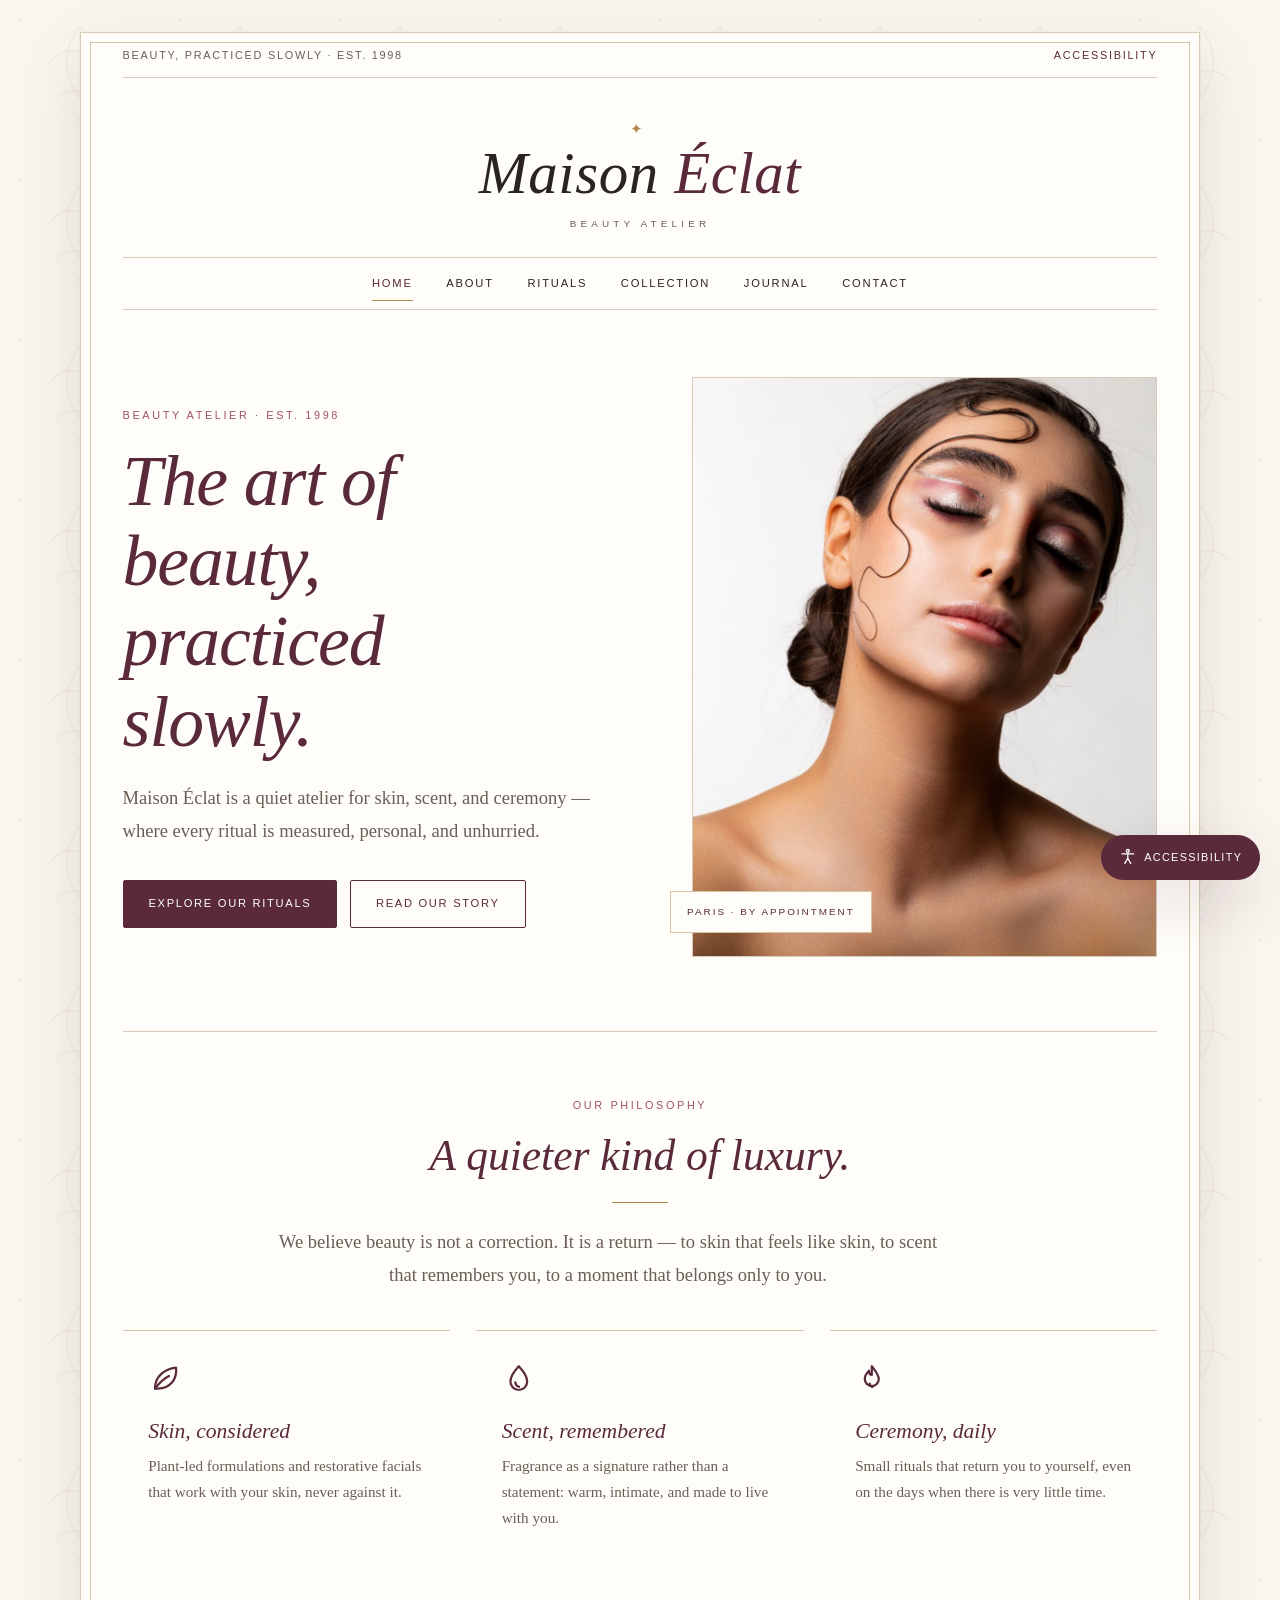
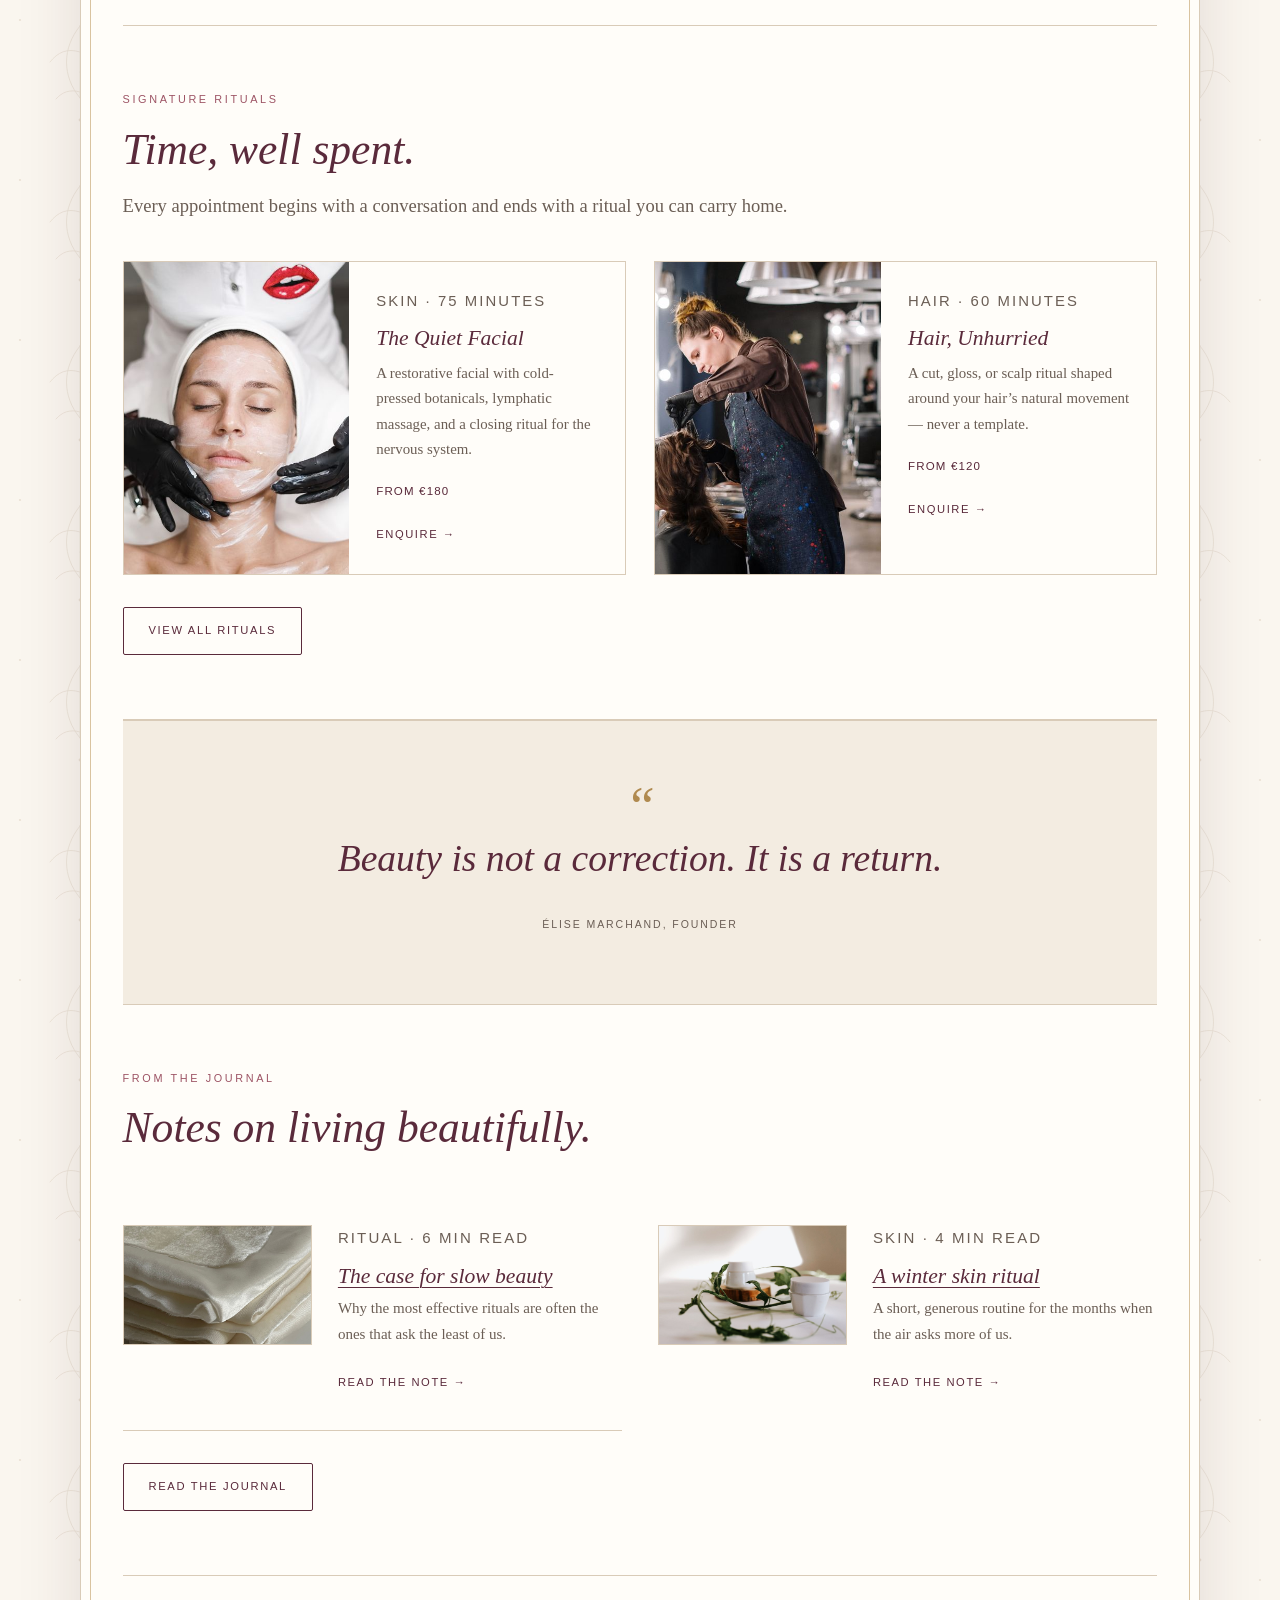
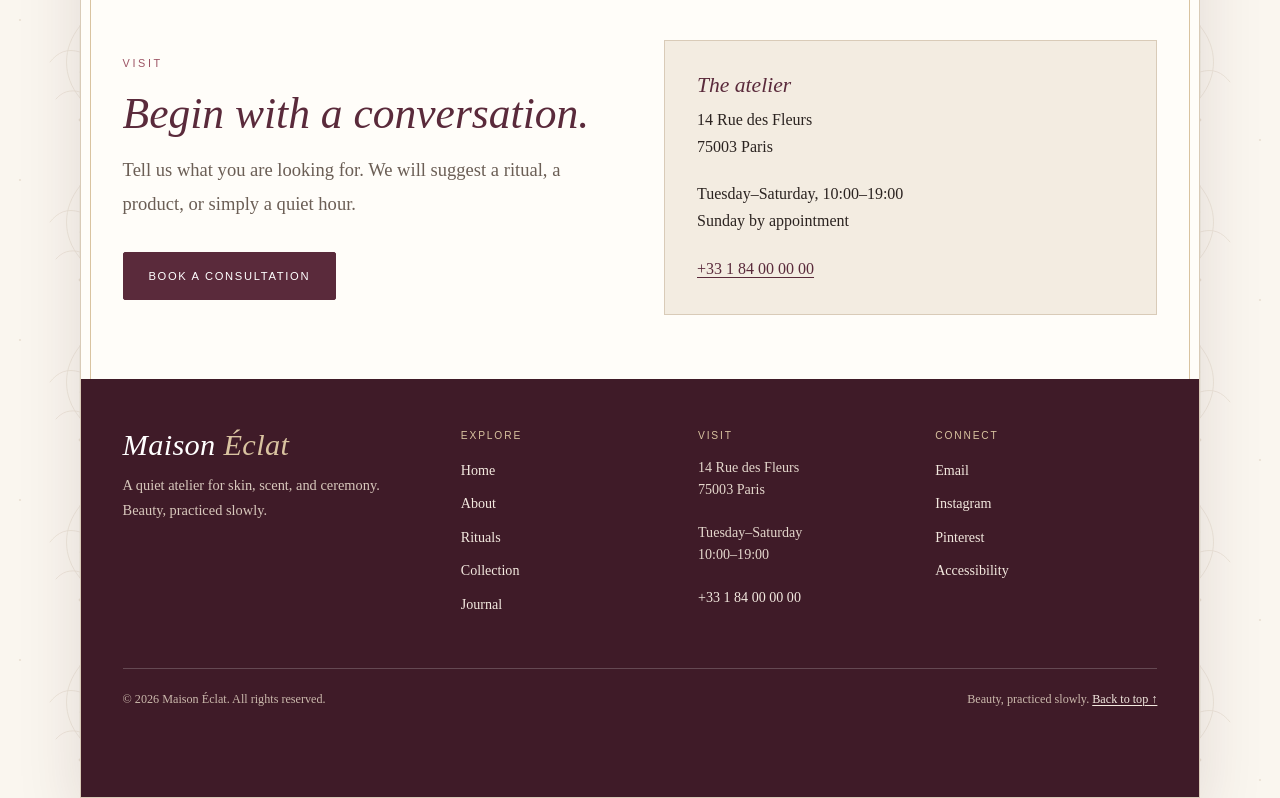
<file: index.html>
<!DOCTYPE html>
<html lang="en">
<head>
  <meta charset="UTF-8">
  <meta name="viewport" content="width=device-width, initial-scale=1">
  <meta name="description" content="Maison Éclat is a Paris beauty atelier for skin, scent, and ceremony. Explore our rituals, collection, and journal.">
  <meta name="color-scheme" content="light">
  <meta name="theme-color" content="#5A2A3B">
  <title>Maison Éclat — The Art of Beauty</title>
  <link rel="icon" href="images/favicon.svg" type="image/svg+xml">
  <link rel="stylesheet" href="css/style.css">
  <script>

(function () {
  try {
    var saved = JSON.parse(window.localStorage.getItem("eclat-a11y") || "{}");
    var root = document.documentElement;
    if (saved.textSize != null) {
      root.setAttribute("data-text-size", String(saved.textSize));
    }
    if (saved.easyFont) {
      root.classList.add("easy-read");
    }
    var reduceMotion = saved.reduceMotion;
    if (reduceMotion === undefined) {
      reduceMotion = window.matchMedia && window.matchMedia("(prefers-reduced-motion: reduce)").matches;
    }
    if (reduceMotion) {
      root.classList.add("reduce-motion");
    }
    var highContrast = saved.highContrast;
    if (highContrast === undefined) {
      highContrast = window.matchMedia && window.matchMedia("(prefers-contrast: more)").matches;
    }
    if (highContrast) {
      root.classList.add("high-contrast");
    }
  } catch (error) {
    /* Storage can be unavailable; defaults still work. */
  }
})();

  </script>
  <script src="js/accessibility.js" defer></script>
</head>
<body>
<a class="skip-link" href="#main">Skip to main content</a>
<div id="background">
<div id="page">
<header id="header">
  <div class="utility-bar">
    <p class="utility-note">Beauty, practiced slowly · Est. 1998</p>
    <a class="utility-link" href="accessibility.html">Accessibility</a>
  </div>
  <div class="brand">
    <a class="brand-link" href="index.html">
      <span class="brand-mark" aria-hidden="true">✦</span>
      <span class="brand-name">Maison <em>Éclat</em></span>
      <span class="brand-sub">Beauty Atelier</span>
    </a>
  </div>
  <nav id="navigation" aria-label="Primary">
    <ul>
          <li class="selected"><a href="index.html" aria-current="page">Home</a></li>
          <li><a href="about.html">About</a></li>
          <li><a href="rituals.html">Rituals</a></li>
          <li><a href="collection.html">Collection</a></li>
          <li><a href="journal.html">Journal</a></li>
          <li><a href="contact.html">Contact</a></li>
    </ul>
  </nav>
</header>
<noscript>
  <p class="noscript-note">The interactive accessibility toolbar needs JavaScript. Browser zoom, reader mode, and your operating system’s accessibility settings still work. <a href="accessibility.html">Read the accessibility statement</a>.</p>
</noscript>

<main id="main" tabindex="-1">

<section class="hero" aria-labelledby="hero-heading">
  <div class="hero-copy">
    <p class="eyebrow">Beauty atelier · Est. 1998</p>
    <h1 id="hero-heading">The art of beauty, practiced slowly.</h1>
    <p class="lede">Maison Éclat is a quiet atelier for skin, scent, and ceremony — where every ritual is measured, personal, and unhurried.</p>
    <div class="hero-actions">
      <a class="button" href="rituals.html">Explore our rituals</a>
      <a class="button button--ghost" href="about.html">Read our story</a>
    </div>
  </div>
  <div class="hero-art">
    <img src="images/hero.jpg" alt="Close-up portrait of a woman with natural makeup and dark hair, looking calmly toward the camera." width="1000" height="1250" fetchpriority="high">
    <p class="hero-badge">Paris · By appointment</p>
  </div>
</section>

<section class="section" aria-labelledby="philosophy-heading">
  <div class="section-head section-head--center">
    <p class="eyebrow">Our philosophy</p>
    <h2 id="philosophy-heading">A quieter kind of luxury.</h2>
    <hr class="rule rule--center">
    <p class="lede">We believe beauty is not a correction. It is a return — to skin that feels like skin, to scent that remembers you, to a moment that belongs only to you.</p>
  </div>
  <div class="grid-3">
    <article class="pillar">
      <svg class="pillar-icon" viewBox="0 0 24 24" fill="none" stroke="currentColor" stroke-width="1.6" stroke-linecap="round" stroke-linejoin="round" aria-hidden="true" focusable="false"><path d="M5 19C5 10 12 5 20 4c1 8-4 15-13 15Z"/><path d="M5 19c3-4 6-7 10-9"/></svg>
      <h3>Skin, considered</h3>
      <p>Plant-led formulations and restorative facials that work with your skin, never against it.</p>
    </article>
    <article class="pillar">
      <svg class="pillar-icon" viewBox="0 0 24 24" fill="none" stroke="currentColor" stroke-width="1.6" stroke-linecap="round" stroke-linejoin="round" aria-hidden="true" focusable="false"><path d="M12 3s6 6.4 6 11a6 6 0 0 1-12 0c0-4.6 6-11 6-11Z"/><path d="M9.5 14.5c.2 1.7 1.2 2.8 2.7 3.2"/></svg>
      <h3>Scent, remembered</h3>
      <p>Fragrance as a signature rather than a statement: warm, intimate, and made to live with you.</p>
    </article>
    <article class="pillar">
      <svg class="pillar-icon" viewBox="0 0 24 24" fill="none" stroke="currentColor" stroke-width="1.6" stroke-linecap="round" stroke-linejoin="round" aria-hidden="true" focusable="false"><path d="M12 3c3 4 5 6.2 5 9.2a5 5 0 0 1-10 0c0-2 1-4 3-6 0 2 1 3 2 3 0-2 0-4 0-6.2Z"/><path d="M10.5 15.5c.2 1.2.8 2 1.9 2.3"/></svg>
      <h3>Ceremony, daily</h3>
      <p>Small rituals that return you to yourself, even on the days when there is very little time.</p>
    </article>
  </div>
</section>

<section class="section" aria-labelledby="signature-heading">
  <div class="section-head">
    <p class="eyebrow">Signature rituals</p>
    <h2 id="signature-heading">Time, well spent.</h2>
    <p class="lede">Every appointment begins with a conversation and ends with a ritual you can carry home.</p>
  </div>
  <div class="ritual-grid">
    <article class="ritual-card">
  <img class="ritual-photo" src="images/ritual-facial.jpg" alt="A client relaxing during a facial while an aesthetician applies a treatment mask." width="800" height="600" loading="lazy" decoding="async">
  <div class="ritual-body">
    <p class="ritual-meta">Skin · 75 minutes</p>
    <h3>The Quiet Facial</h3>
    <p>A restorative facial with cold-pressed botanicals, lymphatic massage, and a closing ritual for the nervous system.</p>
    <span class="ritual-price">From €180</span>
    <a class="text-link" href="contact.html">Enquire</a>
  </div>
</article>
    <article class="ritual-card">
  <img class="ritual-photo" src="images/ritual-hair.jpg" alt="A stylist applying hair colour to a client in a bright salon." width="800" height="600" loading="lazy" decoding="async">
  <div class="ritual-body">
    <p class="ritual-meta">Hair · 60 minutes</p>
    <h3>Hair, Unhurried</h3>
    <p>A cut, gloss, or scalp ritual shaped around your hair’s natural movement — never a template.</p>
    <span class="ritual-price">From €120</span>
    <a class="text-link" href="contact.html">Enquire</a>
  </div>
</article>
  </div>
  <div class="button-row">
    <a class="button button--ghost" href="rituals.html">View all rituals</a>
  </div>
</section>

<div class="quote">
  <blockquote>Beauty is not a correction. It is a return.</blockquote>
  <cite>Élise Marchand, Founder</cite>
</div>

<section class="section" aria-labelledby="journal-heading">
  <div class="section-head">
    <p class="eyebrow">From the journal</p>
    <h2 id="journal-heading">Notes on living beautifully.</h2>
  </div>
  <div class="grid-2">
    <article class="article-card">
      <img src="images/journal-1.jpg" alt="Layers of ivory silk and velvet fabric in soft folds." width="1200" height="750" loading="lazy" decoding="async">
      <div>
        <p class="article-meta">Ritual · 6 min read</p>
        <h3><a href="journal.html#slow-beauty">The case for slow beauty</a></h3>
        <p>Why the most effective rituals are often the ones that ask the least of us.</p>
        <a class="text-link" href="journal.html#slow-beauty">Read the note</a>
      </div>
    </article>
    <article class="article-card">
      <img src="images/journal-2.jpg" alt="Two white cream jars arranged with green leaves on a pale surface." width="1200" height="750" loading="lazy" decoding="async">
      <div>
        <p class="article-meta">Skin · 4 min read</p>
        <h3><a href="journal.html#winter-skin">A winter skin ritual</a></h3>
        <p>A short, generous routine for the months when the air asks more of us.</p>
        <a class="text-link" href="journal.html#winter-skin">Read the note</a>
      </div>
    </article>
  </div>
  <div class="button-row">
    <a class="button button--ghost" href="journal.html">Read the journal</a>
  </div>
</section>

<section class="section" aria-labelledby="visit-heading">
  <div class="split">
    <div>
      <p class="eyebrow">Visit</p>
      <h2 id="visit-heading">Begin with a conversation.</h2>
      <p class="lede">Tell us what you are looking for. We will suggest a ritual, a product, or simply a quiet hour.</p>
      <div class="button-row">
        <a class="button" href="contact.html">Book a consultation</a>
      </div>
    </div>
    <div class="contact-card">
      <h3>The atelier</h3>
      <p>14 Rue des Fleurs<br>75003 Paris</p>
      <p>Tuesday–Saturday, 10:00–19:00<br>Sunday by appointment</p>
      <p><a href="tel:+33184000000">+33 1 84 00 00 00</a></p>
    </div>
  </div>
</section>

</main>
<footer id="footer">
  <div class="footer-grid">
    <div class="footer-brand">
      <span class="brand-name">Maison <em>Éclat</em></span>
      <p>A quiet atelier for skin, scent, and ceremony. Beauty, practiced slowly.</p>
    </div>
    <div class="footer-col">
      <h3>Explore</h3>
      <ul>
        <li><a href="index.html">Home</a></li>
        <li><a href="about.html">About</a></li>
        <li><a href="rituals.html">Rituals</a></li>
        <li><a href="collection.html">Collection</a></li>
        <li><a href="journal.html">Journal</a></li>
      </ul>
    </div>
    <div class="footer-col">
      <h3>Visit</h3>
      <p>14 Rue des Fleurs<br>75003 Paris</p>
      <p>Tuesday–Saturday<br>10:00–19:00</p>
      <p><a href="tel:+33184000000">+33 1 84 00 00 00</a></p>
    </div>
    <div class="footer-col">
      <h3>Connect</h3>
      <ul>
        <li><a href="mailto:bonjour@maisoneclat.example">Email</a></li>
        <li><a href="https://www.instagram.com/" target="_blank" rel="noopener noreferrer">Instagram</a></li>
        <li><a href="https://www.pinterest.com/" target="_blank" rel="noopener noreferrer">Pinterest</a></li>
        <li><a href="accessibility.html">Accessibility</a></li>
      </ul>
    </div>
  </div>
  <div class="footer-bottom">
    <p>© 2026 Maison Éclat. All rights reserved.</p>
    <p>Beauty, practiced slowly. <a href="#main">Back to top ↑</a></p>
  </div>
</footer>
</div>
</div>
<div class="a11y">
  <button class="a11y-toggle" type="button" id="a11y-toggle" aria-expanded="false" aria-controls="a11y-panel">
    <svg viewBox="0 0 24 24" fill="none" stroke="currentColor" stroke-width="1.8" stroke-linecap="round" stroke-linejoin="round" aria-hidden="true" focusable="false"><circle cx="12" cy="4" r="2"/><path d="M4 8h16M12 8v6M8 21l4-7 4 7"/></svg>
    <span>Accessibility</span>
  </button>
  <section class="a11y-panel" id="a11y-panel" aria-labelledby="a11y-title" hidden>
    <div class="a11y-panel-head">
      <h2 id="a11y-title">Accessibility</h2>
      <button class="a11y-close" type="button" id="a11y-close" aria-label="Close accessibility settings">
        <svg viewBox="0 0 24 24" fill="none" stroke="currentColor" stroke-width="2" stroke-linecap="round" aria-hidden="true" focusable="false"><path d="M6 6l12 12M18 6 6 18"/></svg>
      </button>
    </div>
    <p class="panel-sub">Adjust the site to suit you. Your choices are saved on this device.</p>

    <div class="a11y-group">
      <h3>Text</h3>
      <div class="a11y-row">
        <span id="a11y-size-label">Text size</span>
        <div class="a11y-actions" role="group" aria-labelledby="a11y-size-label">
          <button class="a11y-btn" type="button" data-size-step="-1" aria-label="Decrease text size">A−</button>
          <output class="a11y-size-value" id="a11y-size-value">100%</output>
          <button class="a11y-btn" type="button" data-size-step="1" aria-label="Increase text size">A+</button>
        </div>
      </div>
      <div class="a11y-row">
        <label class="a11y-switch" for="a11y-easy-font">
          <input type="checkbox" id="a11y-easy-font">
          <span>Easy-read font</span>
        </label>
      </div>
      <p class="a11y-status">Switches the decorative serif to a clear sans-serif.</p>
    </div>

    <div class="a11y-group">
      <h3>Display</h3>
      <div class="a11y-row">
        <label class="a11y-switch" for="a11y-contrast">
          <input type="checkbox" id="a11y-contrast">
          <span>High contrast</span>
        </label>
      </div>
      <div class="a11y-row">
        <label class="a11y-switch" for="a11y-motion">
          <input type="checkbox" id="a11y-motion">
          <span>Reduce motion</span>
        </label>
      </div>
    </div>

    <div class="a11y-group">
      <h3>Audio</h3>
      <div class="a11y-row">
        <button class="a11y-btn" type="button" id="a11y-read">Read this page</button>
        <button class="a11y-btn" type="button" id="a11y-stop" disabled>Stop</button>
      </div>
      <p class="a11y-status" id="a11y-audio-note">Read aloud uses your browser’s speech voice.</p>
    </div>

    <div class="a11y-group">
      <button class="a11y-btn a11y-reset" type="button" id="a11y-reset">Reset all settings</button>
      <p class="a11y-status"><a href="accessibility.html">Read the accessibility statement</a></p>
    </div>
  </section>
</div>
<div class="sr-only" aria-live="polite" id="a11y-status"></div>
</body>
</html>
</file>
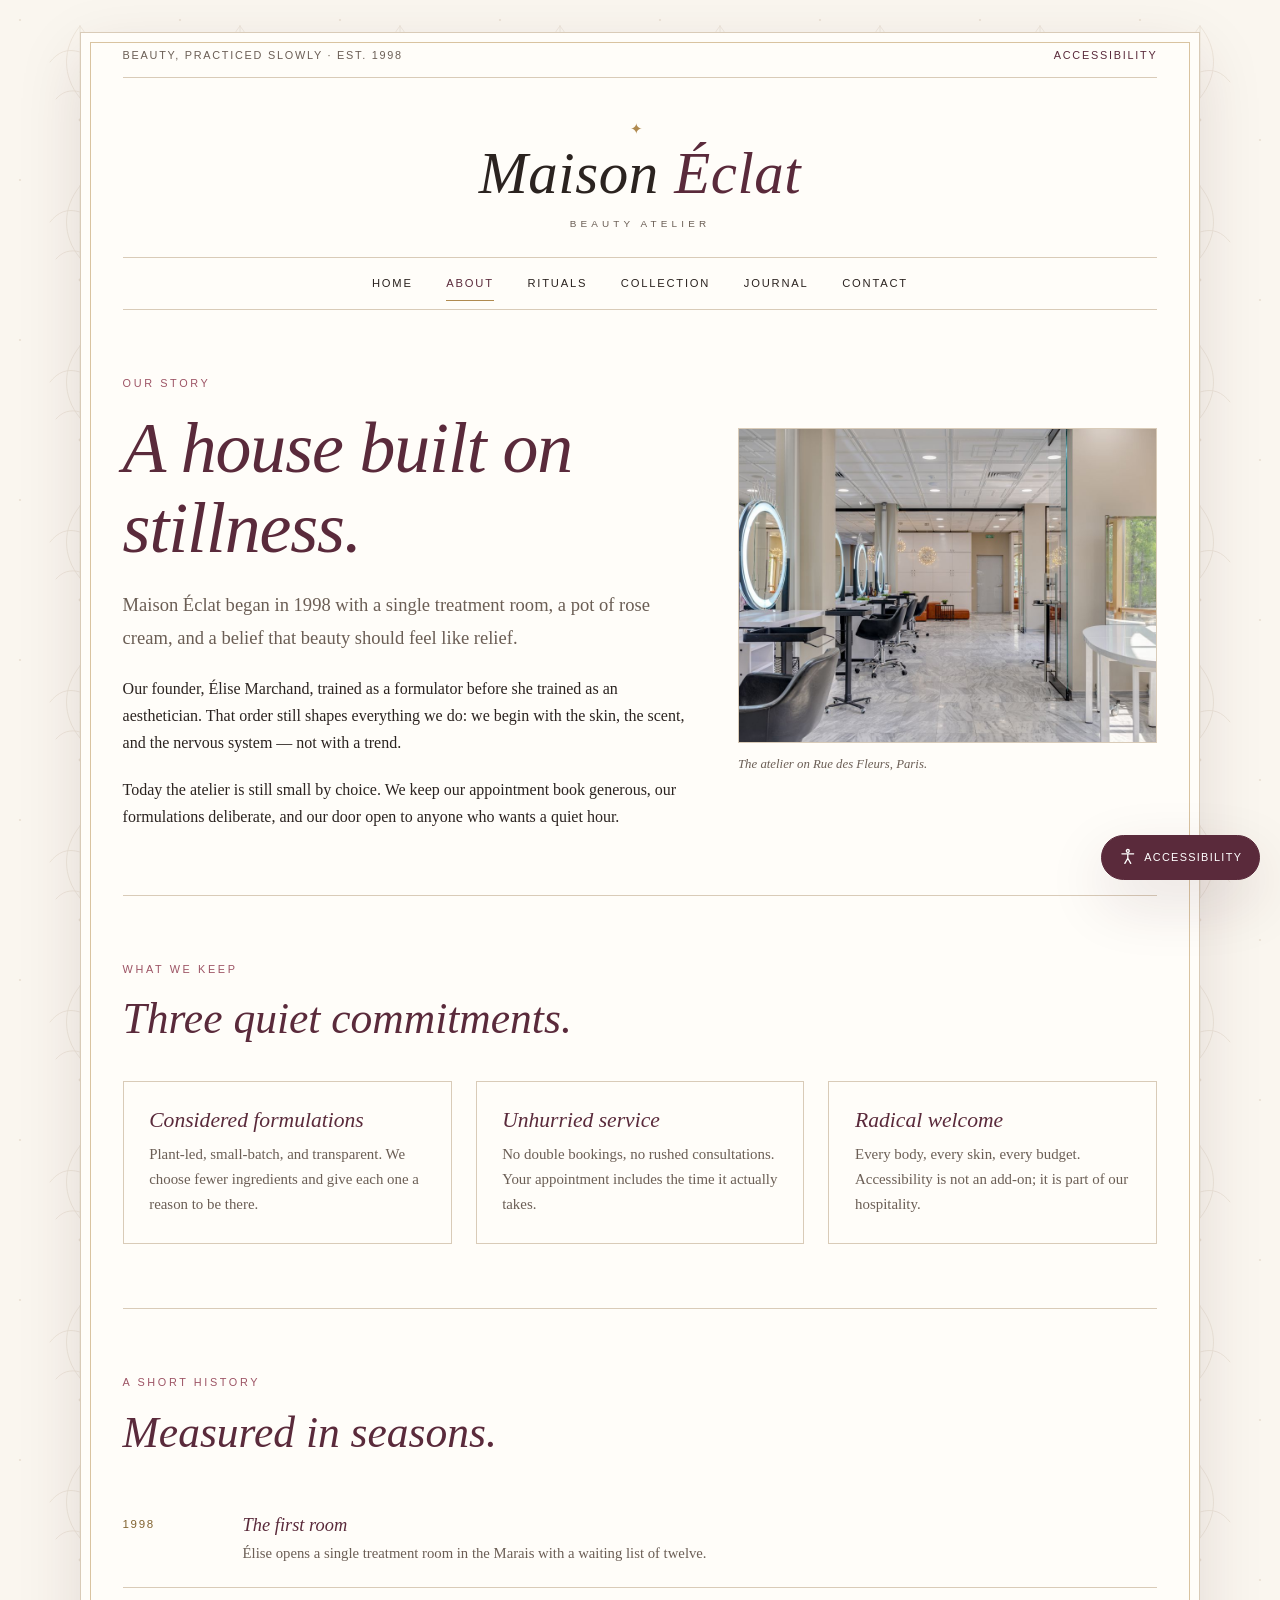
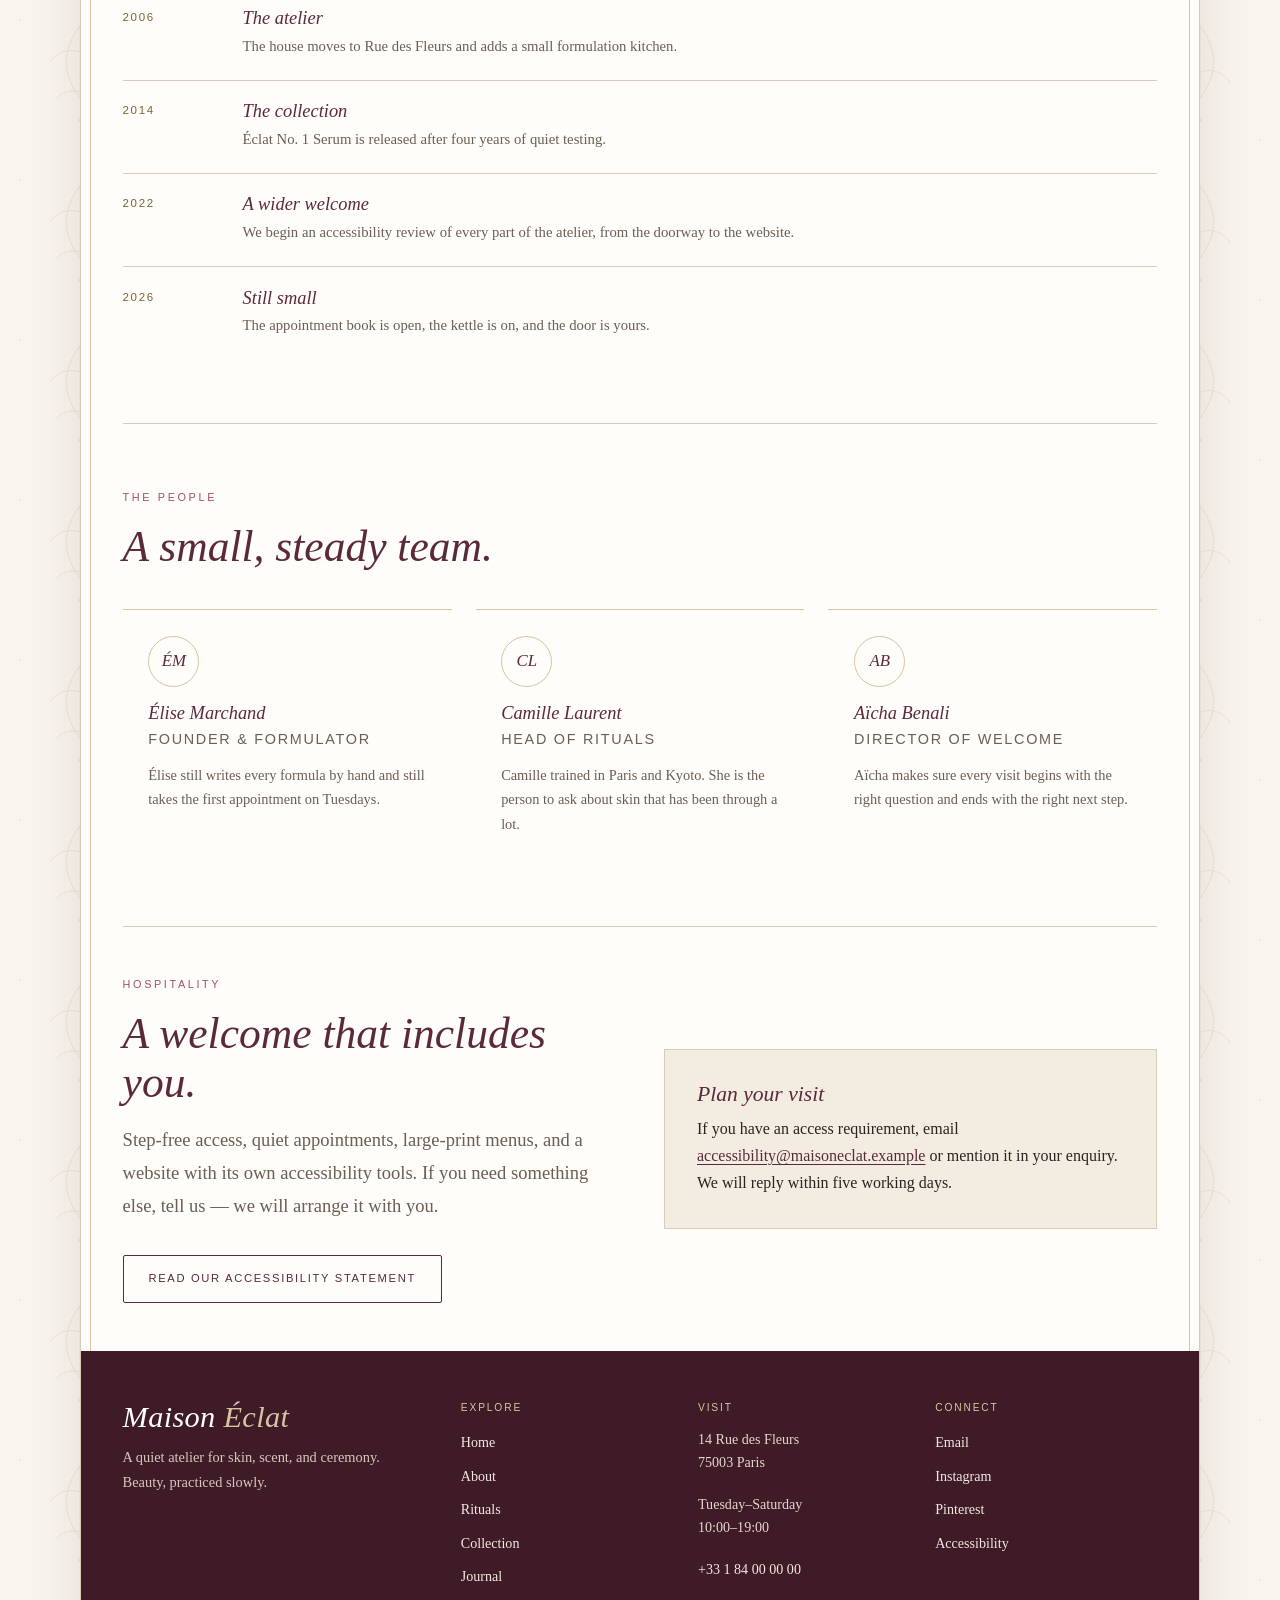
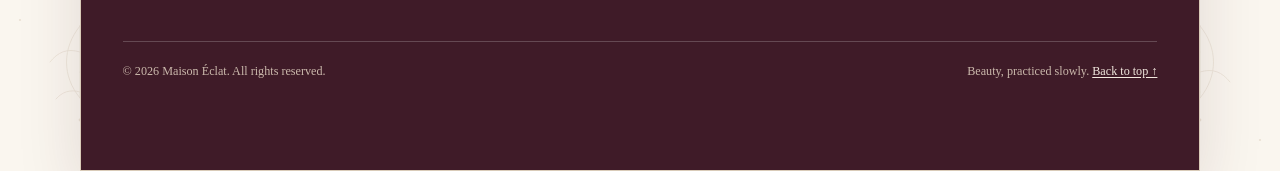
<file: about.html>
<!DOCTYPE html>
<html lang="en">
<head>
  <meta charset="UTF-8">
  <meta name="viewport" content="width=device-width, initial-scale=1">
  <meta name="description" content="The story, values, and people behind Maison Éclat, a small beauty atelier in Paris.">
  <meta name="color-scheme" content="light">
  <meta name="theme-color" content="#5A2A3B">
  <title>About — Maison Éclat</title>
  <link rel="icon" href="images/favicon.svg" type="image/svg+xml">
  <link rel="stylesheet" href="css/style.css">
  <script>

(function () {
  try {
    var saved = JSON.parse(window.localStorage.getItem("eclat-a11y") || "{}");
    var root = document.documentElement;
    if (saved.textSize != null) {
      root.setAttribute("data-text-size", String(saved.textSize));
    }
    if (saved.easyFont) {
      root.classList.add("easy-read");
    }
    var reduceMotion = saved.reduceMotion;
    if (reduceMotion === undefined) {
      reduceMotion = window.matchMedia && window.matchMedia("(prefers-reduced-motion: reduce)").matches;
    }
    if (reduceMotion) {
      root.classList.add("reduce-motion");
    }
    var highContrast = saved.highContrast;
    if (highContrast === undefined) {
      highContrast = window.matchMedia && window.matchMedia("(prefers-contrast: more)").matches;
    }
    if (highContrast) {
      root.classList.add("high-contrast");
    }
  } catch (error) {
    /* Storage can be unavailable; defaults still work. */
  }
})();

  </script>
  <script src="js/accessibility.js" defer></script>
</head>
<body>
<a class="skip-link" href="#main">Skip to main content</a>
<div id="background">
<div id="page">
<header id="header">
  <div class="utility-bar">
    <p class="utility-note">Beauty, practiced slowly · Est. 1998</p>
    <a class="utility-link" href="accessibility.html">Accessibility</a>
  </div>
  <div class="brand">
    <a class="brand-link" href="index.html">
      <span class="brand-mark" aria-hidden="true">✦</span>
      <span class="brand-name">Maison <em>Éclat</em></span>
      <span class="brand-sub">Beauty Atelier</span>
    </a>
  </div>
  <nav id="navigation" aria-label="Primary">
    <ul>
          <li><a href="index.html">Home</a></li>
          <li class="selected"><a href="about.html" aria-current="page">About</a></li>
          <li><a href="rituals.html">Rituals</a></li>
          <li><a href="collection.html">Collection</a></li>
          <li><a href="journal.html">Journal</a></li>
          <li><a href="contact.html">Contact</a></li>
    </ul>
  </nav>
</header>
<noscript>
  <p class="noscript-note">The interactive accessibility toolbar needs JavaScript. Browser zoom, reader mode, and your operating system’s accessibility settings still work. <a href="accessibility.html">Read the accessibility statement</a>.</p>
</noscript>

<main id="main" tabindex="-1">

<section class="section" aria-labelledby="about-heading">
  <div class="split split--wide">
    <div>
      <p class="eyebrow">Our story</p>
      <h1 id="about-heading">A house built on stillness.</h1>
      <p class="lede">Maison Éclat began in 1998 with a single treatment room, a pot of rose cream, and a belief that beauty should feel like relief.</p>
      <p>Our founder, Élise Marchand, trained as a formulator before she trained as an aesthetician. That order still shapes everything we do: we begin with the skin, the scent, and the nervous system — not with a trend.</p>
      <p>Today the atelier is still small by choice. We keep our appointment book generous, our formulations deliberate, and our door open to anyone who wants a quiet hour.</p>
    </div>
    <figure class="figure">
      <img src="images/atelier.jpg" alt="A bright beauty salon interior with mirrors, styling chairs, and neutral finishes." width="1000" height="750" loading="lazy" decoding="async">
      <figcaption>The atelier on Rue des Fleurs, Paris.</figcaption>
    </figure>
  </div>
</section>

<section class="section" aria-labelledby="values-heading">
  <div class="section-head">
    <p class="eyebrow">What we keep</p>
    <h2 id="values-heading">Three quiet commitments.</h2>
  </div>
  <div class="values">
    <article class="value">
      <h3>Considered formulations</h3>
      <p>Plant-led, small-batch, and transparent. We choose fewer ingredients and give each one a reason to be there.</p>
    </article>
    <article class="value">
      <h3>Unhurried service</h3>
      <p>No double bookings, no rushed consultations. Your appointment includes the time it actually takes.</p>
    </article>
    <article class="value">
      <h3>Radical welcome</h3>
      <p>Every body, every skin, every budget. Accessibility is not an add-on; it is part of our hospitality.</p>
    </article>
  </div>
</section>

<section class="section" aria-labelledby="timeline-heading">
  <div class="section-head">
    <p class="eyebrow">A short history</p>
    <h2 id="timeline-heading">Measured in seasons.</h2>
  </div>
  <ol class="timeline">
    <li>
      <span class="timeline-year">1998</span>
      <div>
        <h3>The first room</h3>
        <p>Élise opens a single treatment room in the Marais with a waiting list of twelve.</p>
      </div>
    </li>
    <li>
      <span class="timeline-year">2006</span>
      <div>
        <h3>The atelier</h3>
        <p>The house moves to Rue des Fleurs and adds a small formulation kitchen.</p>
      </div>
    </li>
    <li>
      <span class="timeline-year">2014</span>
      <div>
        <h3>The collection</h3>
        <p>Éclat No. 1 Serum is released after four years of quiet testing.</p>
      </div>
    </li>
    <li>
      <span class="timeline-year">2022</span>
      <div>
        <h3>A wider welcome</h3>
        <p>We begin an accessibility review of every part of the atelier, from the doorway to the website.</p>
      </div>
    </li>
    <li>
      <span class="timeline-year">2026</span>
      <div>
        <h3>Still small</h3>
        <p>The appointment book is open, the kettle is on, and the door is yours.</p>
      </div>
    </li>
  </ol>
</section>

<section class="section" aria-labelledby="team-heading">
  <div class="section-head">
    <p class="eyebrow">The people</p>
    <h2 id="team-heading">A small, steady team.</h2>
  </div>
  <div class="profiles">
    <article class="profile">
      <div class="profile-mark" aria-hidden="true">ÉM</div>
      <h3>Élise Marchand</h3>
      <p class="profile-role">Founder &amp; Formulator</p>
      <p>Élise still writes every formula by hand and still takes the first appointment on Tuesdays.</p>
    </article>
    <article class="profile">
      <div class="profile-mark" aria-hidden="true">CL</div>
      <h3>Camille Laurent</h3>
      <p class="profile-role">Head of Rituals</p>
      <p>Camille trained in Paris and Kyoto. She is the person to ask about skin that has been through a lot.</p>
    </article>
    <article class="profile">
      <div class="profile-mark" aria-hidden="true">AB</div>
      <h3>Aïcha Benali</h3>
      <p class="profile-role">Director of Welcome</p>
      <p>Aïcha makes sure every visit begins with the right question and ends with the right next step.</p>
    </article>
  </div>
</section>

<section class="section section--tight" aria-labelledby="about-access-heading">
  <div class="split">
    <div>
      <p class="eyebrow">Hospitality</p>
      <h2 id="about-access-heading">A welcome that includes you.</h2>
      <p class="lede">Step-free access, quiet appointments, large-print menus, and a website with its own accessibility tools. If you need something else, tell us — we will arrange it with you.</p>
      <div class="button-row">
        <a class="button button--ghost" href="accessibility.html">Read our accessibility statement</a>
      </div>
    </div>
    <div class="contact-card">
      <h3>Plan your visit</h3>
      <p>If you have an access requirement, email <a href="mailto:accessibility@maisoneclat.example">accessibility@maisoneclat.example</a> or mention it in your enquiry. We will reply within five working days.</p>
    </div>
  </div>
</section>

</main>
<footer id="footer">
  <div class="footer-grid">
    <div class="footer-brand">
      <span class="brand-name">Maison <em>Éclat</em></span>
      <p>A quiet atelier for skin, scent, and ceremony. Beauty, practiced slowly.</p>
    </div>
    <div class="footer-col">
      <h3>Explore</h3>
      <ul>
        <li><a href="index.html">Home</a></li>
        <li><a href="about.html">About</a></li>
        <li><a href="rituals.html">Rituals</a></li>
        <li><a href="collection.html">Collection</a></li>
        <li><a href="journal.html">Journal</a></li>
      </ul>
    </div>
    <div class="footer-col">
      <h3>Visit</h3>
      <p>14 Rue des Fleurs<br>75003 Paris</p>
      <p>Tuesday–Saturday<br>10:00–19:00</p>
      <p><a href="tel:+33184000000">+33 1 84 00 00 00</a></p>
    </div>
    <div class="footer-col">
      <h3>Connect</h3>
      <ul>
        <li><a href="mailto:bonjour@maisoneclat.example">Email</a></li>
        <li><a href="https://www.instagram.com/" target="_blank" rel="noopener noreferrer">Instagram</a></li>
        <li><a href="https://www.pinterest.com/" target="_blank" rel="noopener noreferrer">Pinterest</a></li>
        <li><a href="accessibility.html">Accessibility</a></li>
      </ul>
    </div>
  </div>
  <div class="footer-bottom">
    <p>© 2026 Maison Éclat. All rights reserved.</p>
    <p>Beauty, practiced slowly. <a href="#main">Back to top ↑</a></p>
  </div>
</footer>
</div>
</div>
<div class="a11y">
  <button class="a11y-toggle" type="button" id="a11y-toggle" aria-expanded="false" aria-controls="a11y-panel">
    <svg viewBox="0 0 24 24" fill="none" stroke="currentColor" stroke-width="1.8" stroke-linecap="round" stroke-linejoin="round" aria-hidden="true" focusable="false"><circle cx="12" cy="4" r="2"/><path d="M4 8h16M12 8v6M8 21l4-7 4 7"/></svg>
    <span>Accessibility</span>
  </button>
  <section class="a11y-panel" id="a11y-panel" aria-labelledby="a11y-title" hidden>
    <div class="a11y-panel-head">
      <h2 id="a11y-title">Accessibility</h2>
      <button class="a11y-close" type="button" id="a11y-close" aria-label="Close accessibility settings">
        <svg viewBox="0 0 24 24" fill="none" stroke="currentColor" stroke-width="2" stroke-linecap="round" aria-hidden="true" focusable="false"><path d="M6 6l12 12M18 6 6 18"/></svg>
      </button>
    </div>
    <p class="panel-sub">Adjust the site to suit you. Your choices are saved on this device.</p>

    <div class="a11y-group">
      <h3>Text</h3>
      <div class="a11y-row">
        <span id="a11y-size-label">Text size</span>
        <div class="a11y-actions" role="group" aria-labelledby="a11y-size-label">
          <button class="a11y-btn" type="button" data-size-step="-1" aria-label="Decrease text size">A−</button>
          <output class="a11y-size-value" id="a11y-size-value">100%</output>
          <button class="a11y-btn" type="button" data-size-step="1" aria-label="Increase text size">A+</button>
        </div>
      </div>
      <div class="a11y-row">
        <label class="a11y-switch" for="a11y-easy-font">
          <input type="checkbox" id="a11y-easy-font">
          <span>Easy-read font</span>
        </label>
      </div>
      <p class="a11y-status">Switches the decorative serif to a clear sans-serif.</p>
    </div>

    <div class="a11y-group">
      <h3>Display</h3>
      <div class="a11y-row">
        <label class="a11y-switch" for="a11y-contrast">
          <input type="checkbox" id="a11y-contrast">
          <span>High contrast</span>
        </label>
      </div>
      <div class="a11y-row">
        <label class="a11y-switch" for="a11y-motion">
          <input type="checkbox" id="a11y-motion">
          <span>Reduce motion</span>
        </label>
      </div>
    </div>

    <div class="a11y-group">
      <h3>Audio</h3>
      <div class="a11y-row">
        <button class="a11y-btn" type="button" id="a11y-read">Read this page</button>
        <button class="a11y-btn" type="button" id="a11y-stop" disabled>Stop</button>
      </div>
      <p class="a11y-status" id="a11y-audio-note">Read aloud uses your browser’s speech voice.</p>
    </div>

    <div class="a11y-group">
      <button class="a11y-btn a11y-reset" type="button" id="a11y-reset">Reset all settings</button>
      <p class="a11y-status"><a href="accessibility.html">Read the accessibility statement</a></p>
    </div>
  </section>
</div>
<div class="sr-only" aria-live="polite" id="a11y-status"></div>
</body>
</html>
</file>
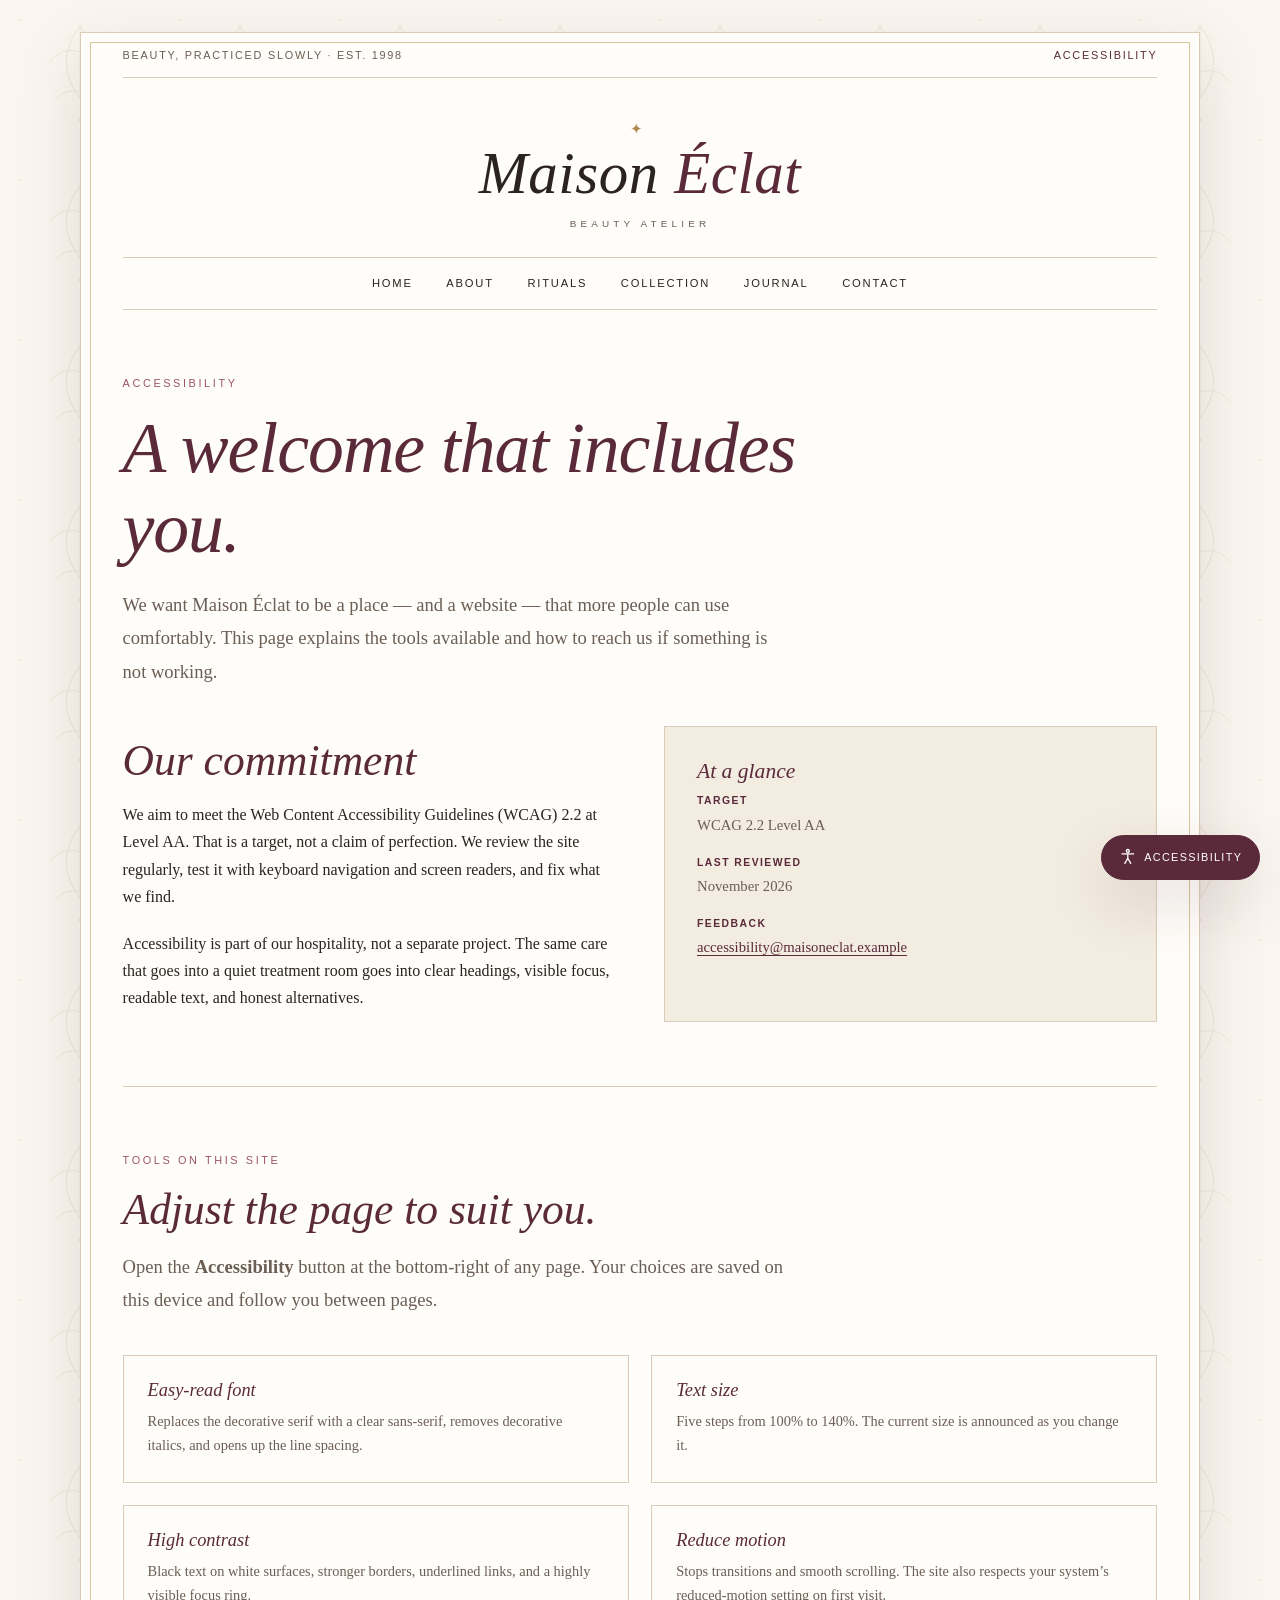
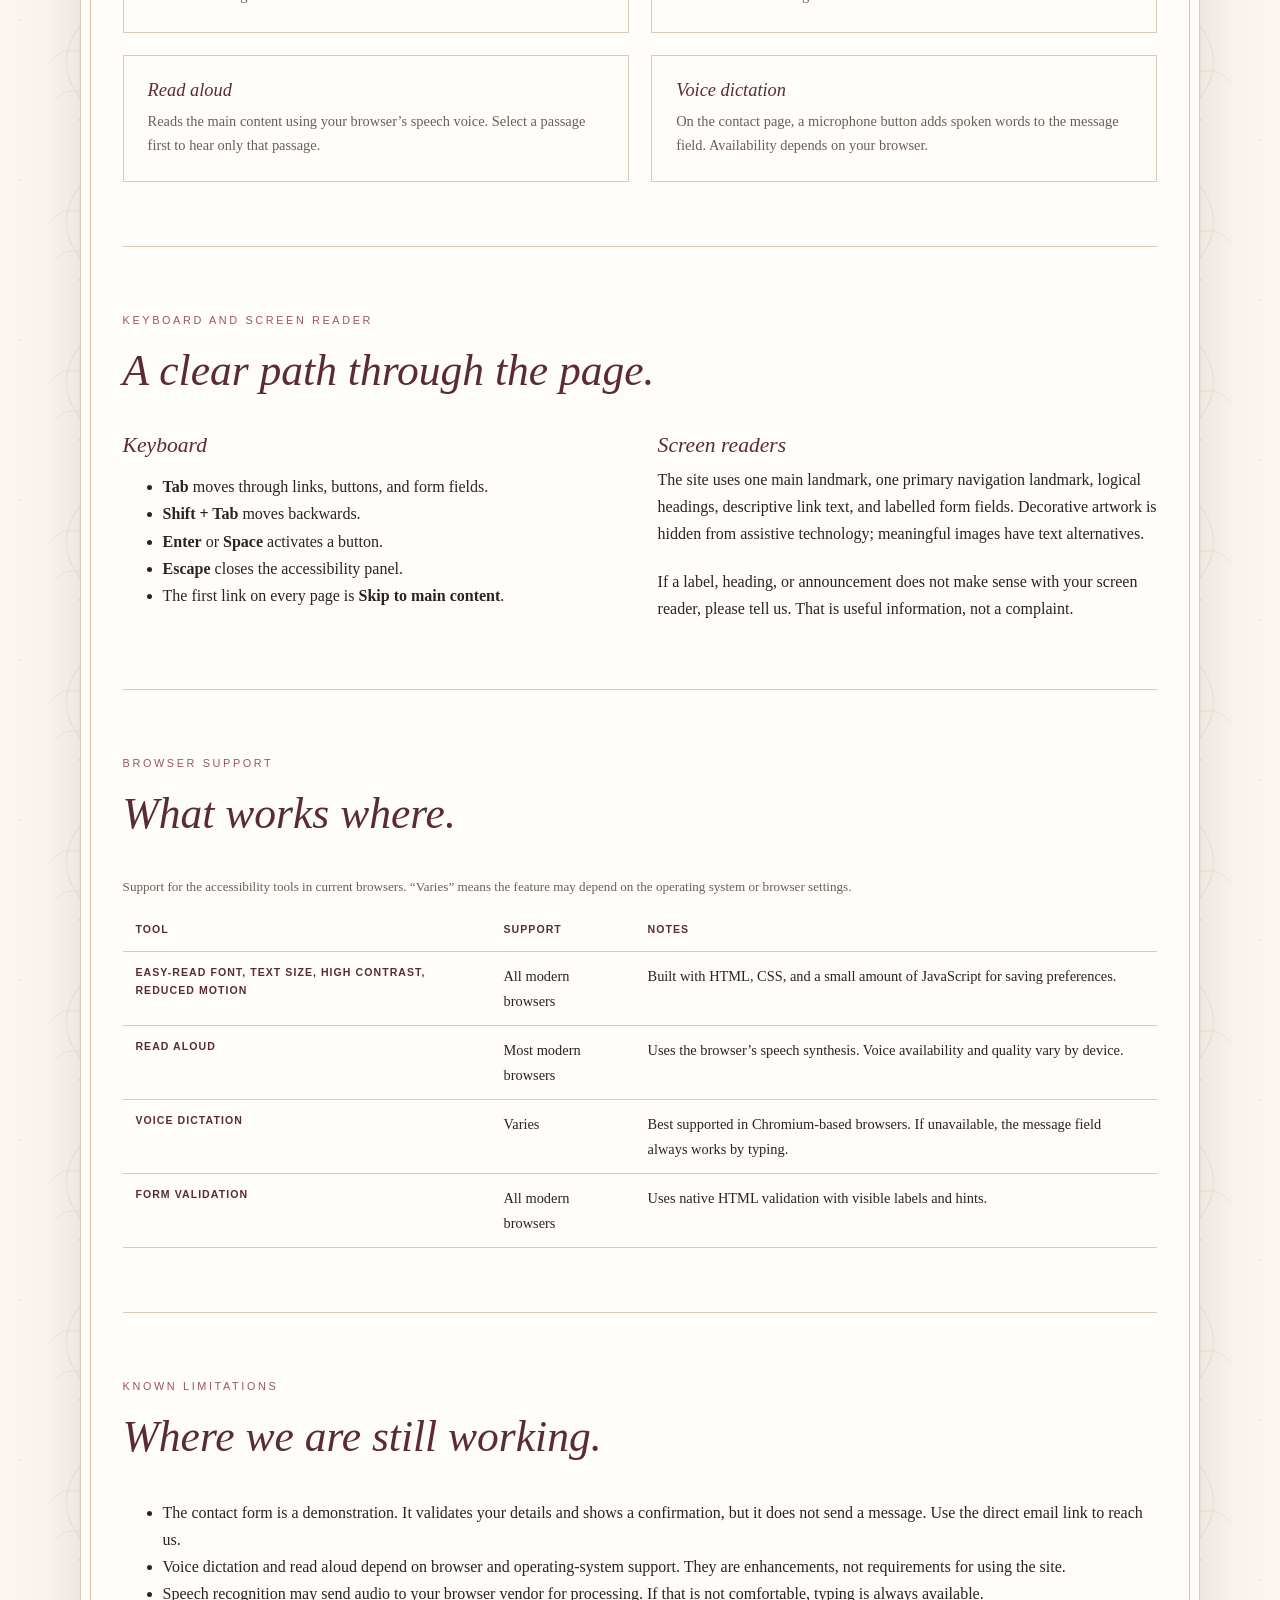
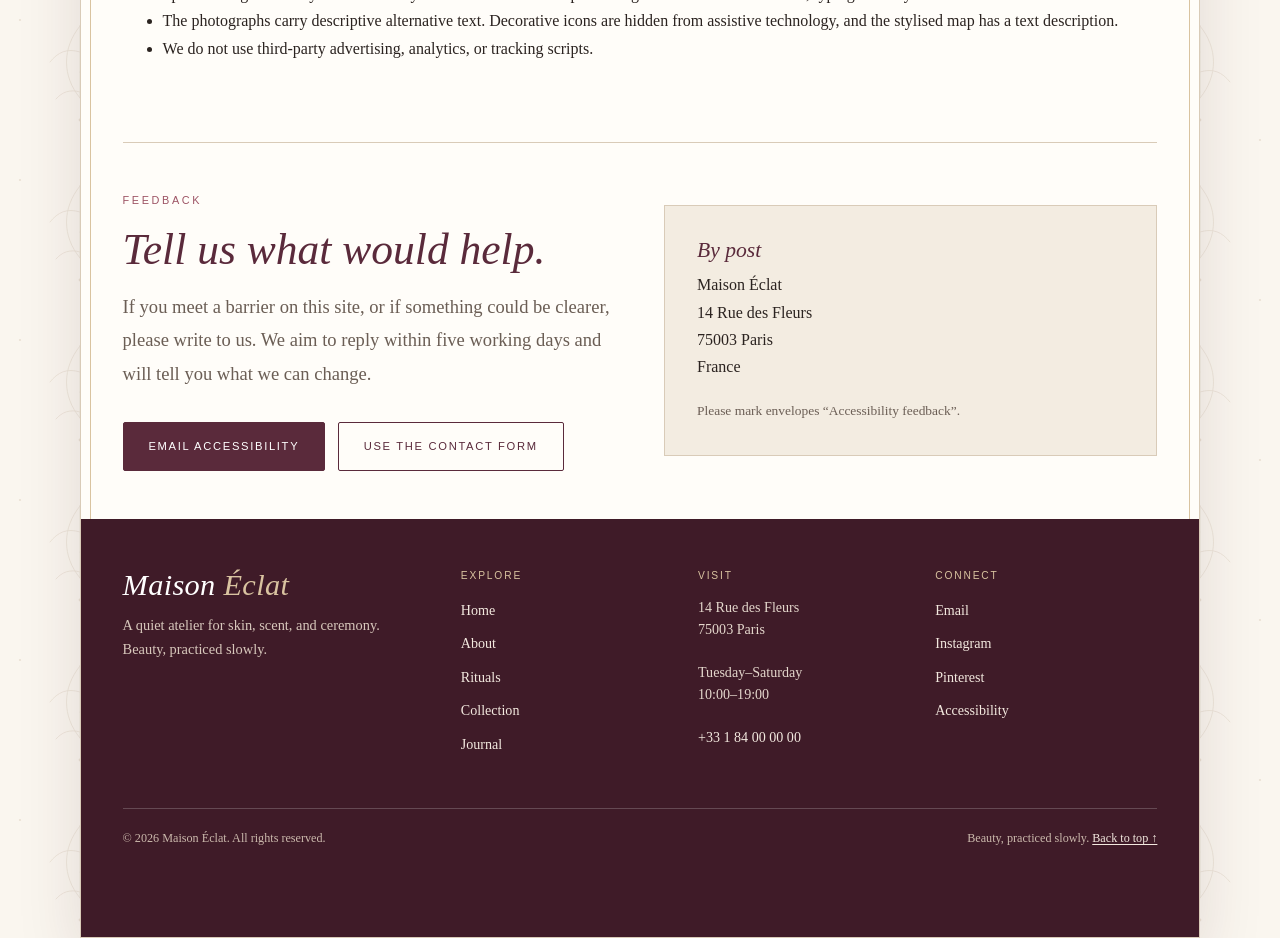
<file: accessibility.html>
<!DOCTYPE html>
<html lang="en">
<head>
  <meta charset="UTF-8">
  <meta name="viewport" content="width=device-width, initial-scale=1">
  <meta name="description" content="Accessibility tools and our WCAG 2.2 Level AA commitment at Maison Éclat.">
  <meta name="color-scheme" content="light">
  <meta name="theme-color" content="#5A2A3B">
  <title>Accessibility — Maison Éclat</title>
  <link rel="icon" href="images/favicon.svg" type="image/svg+xml">
  <link rel="stylesheet" href="css/style.css">
  <script>

(function () {
  try {
    var saved = JSON.parse(window.localStorage.getItem("eclat-a11y") || "{}");
    var root = document.documentElement;
    if (saved.textSize != null) {
      root.setAttribute("data-text-size", String(saved.textSize));
    }
    if (saved.easyFont) {
      root.classList.add("easy-read");
    }
    var reduceMotion = saved.reduceMotion;
    if (reduceMotion === undefined) {
      reduceMotion = window.matchMedia && window.matchMedia("(prefers-reduced-motion: reduce)").matches;
    }
    if (reduceMotion) {
      root.classList.add("reduce-motion");
    }
    var highContrast = saved.highContrast;
    if (highContrast === undefined) {
      highContrast = window.matchMedia && window.matchMedia("(prefers-contrast: more)").matches;
    }
    if (highContrast) {
      root.classList.add("high-contrast");
    }
  } catch (error) {
    /* Storage can be unavailable; defaults still work. */
  }
})();

  </script>
  <script src="js/accessibility.js" defer></script>
</head>
<body>
<a class="skip-link" href="#main">Skip to main content</a>
<div id="background">
<div id="page">
<header id="header">
  <div class="utility-bar">
    <p class="utility-note">Beauty, practiced slowly · Est. 1998</p>
    <a class="utility-link" href="accessibility.html">Accessibility</a>
  </div>
  <div class="brand">
    <a class="brand-link" href="index.html">
      <span class="brand-mark" aria-hidden="true">✦</span>
      <span class="brand-name">Maison <em>Éclat</em></span>
      <span class="brand-sub">Beauty Atelier</span>
    </a>
  </div>
  <nav id="navigation" aria-label="Primary">
    <ul>
          <li><a href="index.html">Home</a></li>
          <li><a href="about.html">About</a></li>
          <li><a href="rituals.html">Rituals</a></li>
          <li><a href="collection.html">Collection</a></li>
          <li><a href="journal.html">Journal</a></li>
          <li><a href="contact.html">Contact</a></li>
    </ul>
  </nav>
</header>
<noscript>
  <p class="noscript-note">The interactive accessibility toolbar needs JavaScript. Browser zoom, reader mode, and your operating system’s accessibility settings still work. <a href="accessibility.html">Read the accessibility statement</a>.</p>
</noscript>

<main id="main" tabindex="-1">

<section class="section" aria-labelledby="a11y-page-heading">
  <div class="section-head">
    <p class="eyebrow">Accessibility</p>
    <h1 id="a11y-page-heading">A welcome that includes you.</h1>
    <p class="lede">We want Maison Éclat to be a place — and a website — that more people can use comfortably. This page explains the tools available and how to reach us if something is not working.</p>
  </div>

  <div class="split">
    <div>
      <h2>Our commitment</h2>
      <p>We aim to meet the Web Content Accessibility Guidelines (WCAG) 2.2 at Level AA. That is a target, not a claim of perfection. We review the site regularly, test it with keyboard navigation and screen readers, and fix what we find.</p>
      <p>Accessibility is part of our hospitality, not a separate project. The same care that goes into a quiet treatment room goes into clear headings, visible focus, readable text, and honest alternatives.</p>
    </div>
    <div class="contact-card">
      <h3>At a glance</h3>
      <ul class="contact-list">
        <li><strong>Target</strong>WCAG 2.2 Level AA</li>
        <li><strong>Last reviewed</strong>November 2026</li>
        <li><strong>Feedback</strong><a href="mailto:accessibility@maisoneclat.example">accessibility@maisoneclat.example</a></li>
      </ul>
    </div>
  </div>
</section>

<section class="section" aria-labelledby="tools-heading">
  <div class="section-head">
    <p class="eyebrow">Tools on this site</p>
    <h2 id="tools-heading">Adjust the page to suit you.</h2>
    <p class="lede">Open the <strong>Accessibility</strong> button at the bottom-right of any page. Your choices are saved on this device and follow you between pages.</p>
  </div>
  <ul class="a11y-features">
    <li class="a11y-feature">
      <h3>Easy-read font</h3>
      <p>Replaces the decorative serif with a clear sans-serif, removes decorative italics, and opens up the line spacing.</p>
    </li>
    <li class="a11y-feature">
      <h3>Text size</h3>
      <p>Five steps from 100% to 140%. The current size is announced as you change it.</p>
    </li>
    <li class="a11y-feature">
      <h3>High contrast</h3>
      <p>Black text on white surfaces, stronger borders, underlined links, and a highly visible focus ring.</p>
    </li>
    <li class="a11y-feature">
      <h3>Reduce motion</h3>
      <p>Stops transitions and smooth scrolling. The site also respects your system’s reduced-motion setting on first visit.</p>
    </li>
    <li class="a11y-feature">
      <h3>Read aloud</h3>
      <p>Reads the main content using your browser’s speech voice. Select a passage first to hear only that passage.</p>
    </li>
    <li class="a11y-feature">
      <h3>Voice dictation</h3>
      <p>On the contact page, a microphone button adds spoken words to the message field. Availability depends on your browser.</p>
    </li>
  </ul>
</section>

<section class="section" aria-labelledby="keyboard-heading">
  <div class="section-head">
    <p class="eyebrow">Keyboard and screen reader</p>
    <h2 id="keyboard-heading">A clear path through the page.</h2>
  </div>
  <div class="grid-2">
    <div>
      <h3>Keyboard</h3>
      <ul>
        <li><strong>Tab</strong> moves through links, buttons, and form fields.</li>
        <li><strong>Shift + Tab</strong> moves backwards.</li>
        <li><strong>Enter</strong> or <strong>Space</strong> activates a button.</li>
        <li><strong>Escape</strong> closes the accessibility panel.</li>
        <li>The first link on every page is <strong>Skip to main content</strong>.</li>
      </ul>
    </div>
    <div>
      <h3>Screen readers</h3>
      <p>The site uses one main landmark, one primary navigation landmark, logical headings, descriptive link text, and labelled form fields. Decorative artwork is hidden from assistive technology; meaningful images have text alternatives.</p>
      <p>If a label, heading, or announcement does not make sense with your screen reader, please tell us. That is useful information, not a complaint.</p>
    </div>
  </div>
</section>

<section class="section" aria-labelledby="support-heading">
  <div class="section-head">
    <p class="eyebrow">Browser support</p>
    <h2 id="support-heading">What works where.</h2>
  </div>
  <div class="table-wrap">
    <table>
      <caption>Support for the accessibility tools in current browsers. “Varies” means the feature may depend on the operating system or browser settings.</caption>
      <thead>
        <tr>
          <th scope="col">Tool</th>
          <th scope="col">Support</th>
          <th scope="col">Notes</th>
        </tr>
      </thead>
      <tbody>
        <tr>
          <th scope="row">Easy-read font, text size, high contrast, reduced motion</th>
          <td>All modern browsers</td>
          <td>Built with HTML, CSS, and a small amount of JavaScript for saving preferences.</td>
        </tr>
        <tr>
          <th scope="row">Read aloud</th>
          <td>Most modern browsers</td>
          <td>Uses the browser’s speech synthesis. Voice availability and quality vary by device.</td>
        </tr>
        <tr>
          <th scope="row">Voice dictation</th>
          <td>Varies</td>
          <td>Best supported in Chromium-based browsers. If unavailable, the message field always works by typing.</td>
        </tr>
        <tr>
          <th scope="row">Form validation</th>
          <td>All modern browsers</td>
          <td>Uses native HTML validation with visible labels and hints.</td>
        </tr>
      </tbody>
    </table>
  </div>
</section>

<section class="section" aria-labelledby="limits-heading">
  <div class="section-head">
    <p class="eyebrow">Known limitations</p>
    <h2 id="limits-heading">Where we are still working.</h2>
  </div>
  <ul>
    <li>The contact form is a demonstration. It validates your details and shows a confirmation, but it does not send a message. Use the direct email link to reach us.</li>
    <li>Voice dictation and read aloud depend on browser and operating-system support. They are enhancements, not requirements for using the site.</li>
    <li>Speech recognition may send audio to your browser vendor for processing. If that is not comfortable, typing is always available.</li>
    <li>The photographs carry descriptive alternative text. Decorative icons are hidden from assistive technology, and the stylised map has a text description.</li>
    <li>We do not use third-party advertising, analytics, or tracking scripts.</li>
  </ul>
</section>

<section class="section section--tight" aria-labelledby="feedback-heading">
  <div class="split">
    <div>
      <p class="eyebrow">Feedback</p>
      <h2 id="feedback-heading">Tell us what would help.</h2>
      <p class="lede">If you meet a barrier on this site, or if something could be clearer, please write to us. We aim to reply within five working days and will tell you what we can change.</p>
      <div class="button-row">
        <a class="button" href="mailto:accessibility@maisoneclat.example">Email accessibility</a>
        <a class="button button--ghost" href="contact.html">Use the contact form</a>
      </div>
    </div>
    <div class="contact-card">
      <h3>By post</h3>
      <p>Maison Éclat<br>14 Rue des Fleurs<br>75003 Paris<br>France</p>
      <p class="small">Please mark envelopes “Accessibility feedback”.</p>
    </div>
  </div>
</section>

</main>
<footer id="footer">
  <div class="footer-grid">
    <div class="footer-brand">
      <span class="brand-name">Maison <em>Éclat</em></span>
      <p>A quiet atelier for skin, scent, and ceremony. Beauty, practiced slowly.</p>
    </div>
    <div class="footer-col">
      <h3>Explore</h3>
      <ul>
        <li><a href="index.html">Home</a></li>
        <li><a href="about.html">About</a></li>
        <li><a href="rituals.html">Rituals</a></li>
        <li><a href="collection.html">Collection</a></li>
        <li><a href="journal.html">Journal</a></li>
      </ul>
    </div>
    <div class="footer-col">
      <h3>Visit</h3>
      <p>14 Rue des Fleurs<br>75003 Paris</p>
      <p>Tuesday–Saturday<br>10:00–19:00</p>
      <p><a href="tel:+33184000000">+33 1 84 00 00 00</a></p>
    </div>
    <div class="footer-col">
      <h3>Connect</h3>
      <ul>
        <li><a href="mailto:bonjour@maisoneclat.example">Email</a></li>
        <li><a href="https://www.instagram.com/" target="_blank" rel="noopener noreferrer">Instagram</a></li>
        <li><a href="https://www.pinterest.com/" target="_blank" rel="noopener noreferrer">Pinterest</a></li>
        <li><a href="accessibility.html">Accessibility</a></li>
      </ul>
    </div>
  </div>
  <div class="footer-bottom">
    <p>© 2026 Maison Éclat. All rights reserved.</p>
    <p>Beauty, practiced slowly. <a href="#main">Back to top ↑</a></p>
  </div>
</footer>
</div>
</div>
<div class="a11y">
  <button class="a11y-toggle" type="button" id="a11y-toggle" aria-expanded="false" aria-controls="a11y-panel">
    <svg viewBox="0 0 24 24" fill="none" stroke="currentColor" stroke-width="1.8" stroke-linecap="round" stroke-linejoin="round" aria-hidden="true" focusable="false"><circle cx="12" cy="4" r="2"/><path d="M4 8h16M12 8v6M8 21l4-7 4 7"/></svg>
    <span>Accessibility</span>
  </button>
  <section class="a11y-panel" id="a11y-panel" aria-labelledby="a11y-title" hidden>
    <div class="a11y-panel-head">
      <h2 id="a11y-title">Accessibility</h2>
      <button class="a11y-close" type="button" id="a11y-close" aria-label="Close accessibility settings">
        <svg viewBox="0 0 24 24" fill="none" stroke="currentColor" stroke-width="2" stroke-linecap="round" aria-hidden="true" focusable="false"><path d="M6 6l12 12M18 6 6 18"/></svg>
      </button>
    </div>
    <p class="panel-sub">Adjust the site to suit you. Your choices are saved on this device.</p>

    <div class="a11y-group">
      <h3>Text</h3>
      <div class="a11y-row">
        <span id="a11y-size-label">Text size</span>
        <div class="a11y-actions" role="group" aria-labelledby="a11y-size-label">
          <button class="a11y-btn" type="button" data-size-step="-1" aria-label="Decrease text size">A−</button>
          <output class="a11y-size-value" id="a11y-size-value">100%</output>
          <button class="a11y-btn" type="button" data-size-step="1" aria-label="Increase text size">A+</button>
        </div>
      </div>
      <div class="a11y-row">
        <label class="a11y-switch" for="a11y-easy-font">
          <input type="checkbox" id="a11y-easy-font">
          <span>Easy-read font</span>
        </label>
      </div>
      <p class="a11y-status">Switches the decorative serif to a clear sans-serif.</p>
    </div>

    <div class="a11y-group">
      <h3>Display</h3>
      <div class="a11y-row">
        <label class="a11y-switch" for="a11y-contrast">
          <input type="checkbox" id="a11y-contrast">
          <span>High contrast</span>
        </label>
      </div>
      <div class="a11y-row">
        <label class="a11y-switch" for="a11y-motion">
          <input type="checkbox" id="a11y-motion">
          <span>Reduce motion</span>
        </label>
      </div>
    </div>

    <div class="a11y-group">
      <h3>Audio</h3>
      <div class="a11y-row">
        <button class="a11y-btn" type="button" id="a11y-read">Read this page</button>
        <button class="a11y-btn" type="button" id="a11y-stop" disabled>Stop</button>
      </div>
      <p class="a11y-status" id="a11y-audio-note">Read aloud uses your browser’s speech voice.</p>
    </div>

    <div class="a11y-group">
      <button class="a11y-btn a11y-reset" type="button" id="a11y-reset">Reset all settings</button>
      <p class="a11y-status"><a href="accessibility.html">Read the accessibility statement</a></p>
    </div>
  </section>
</div>
<div class="sr-only" aria-live="polite" id="a11y-status"></div>
</body>
</html>
</file>
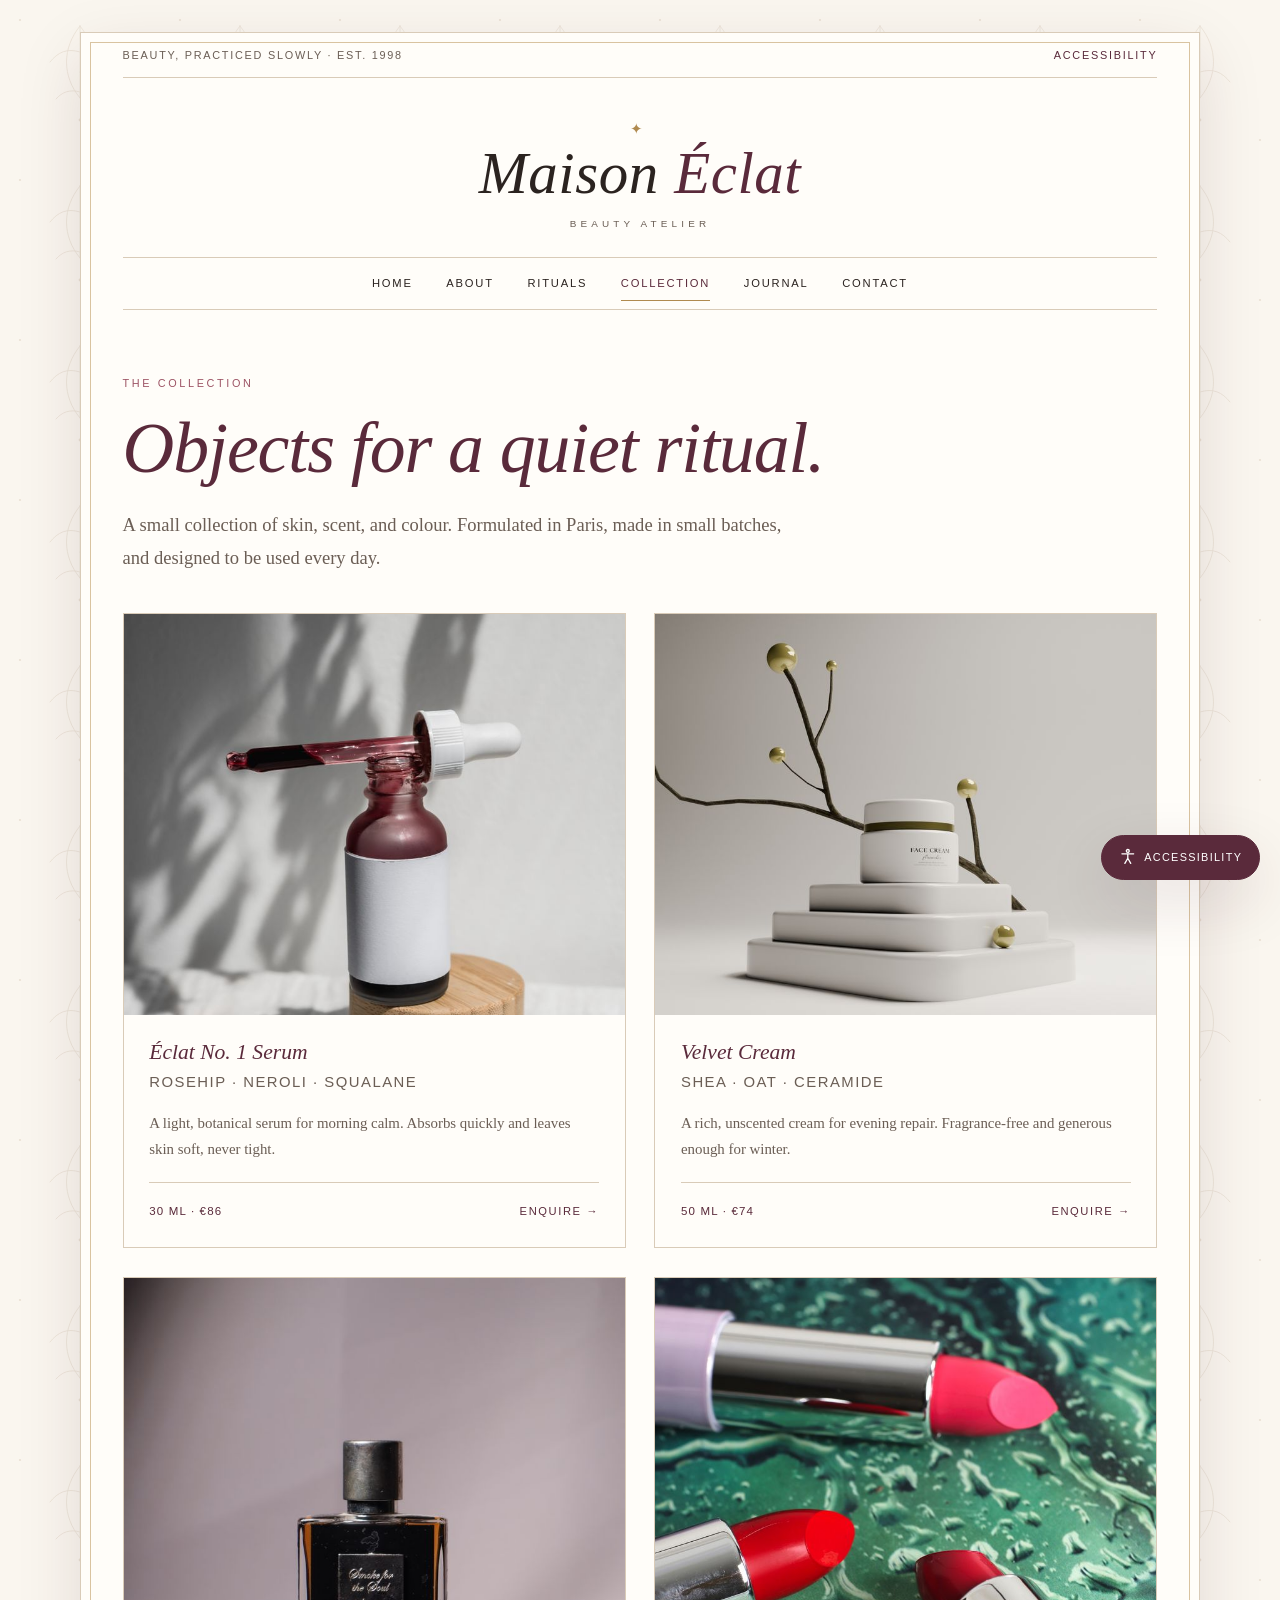
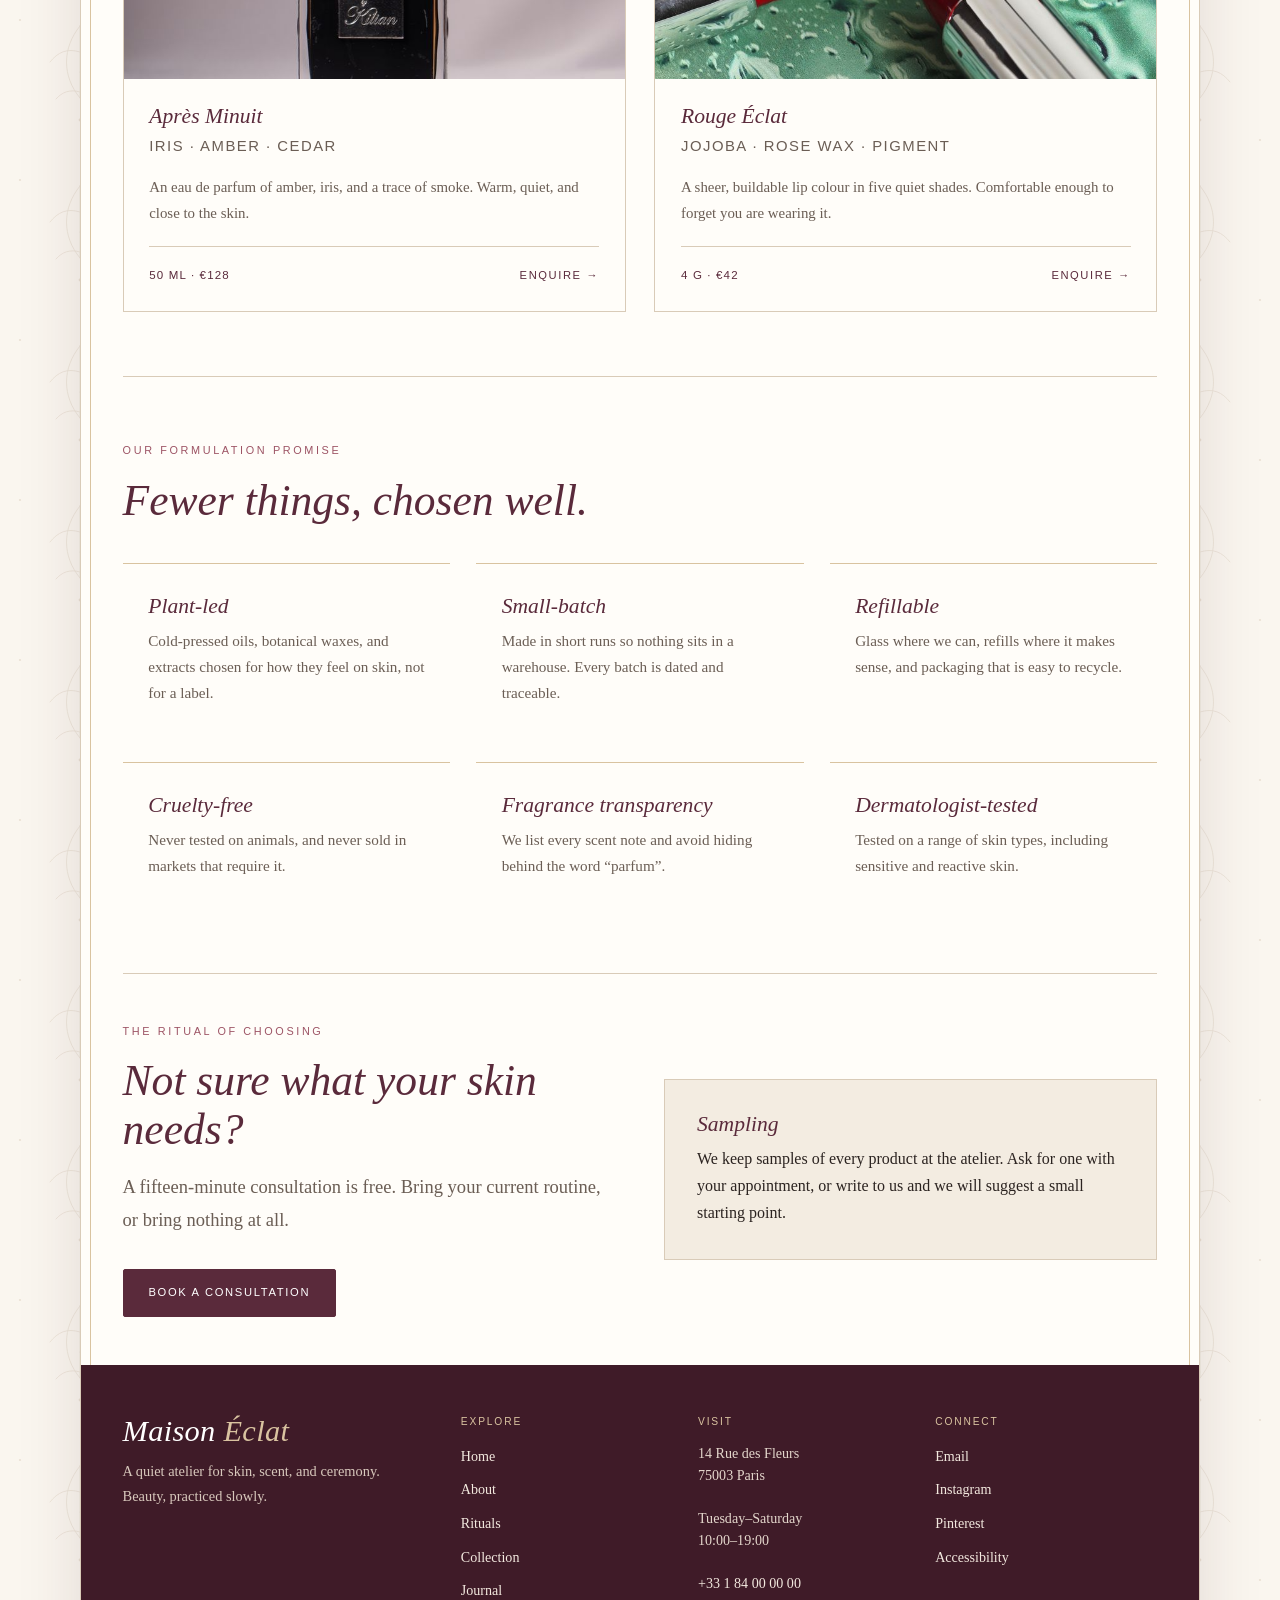
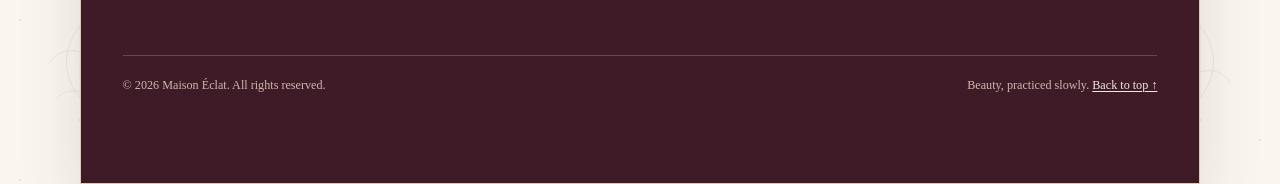
<file: collection.html>
<!DOCTYPE html>
<html lang="en">
<head>
  <meta charset="UTF-8">
  <meta name="viewport" content="width=device-width, initial-scale=1">
  <meta name="description" content="A small collection of skin, scent, and colour from Maison Éclat. Formulated in Paris, made in small batches.">
  <meta name="color-scheme" content="light">
  <meta name="theme-color" content="#5A2A3B">
  <title>Collection — Maison Éclat</title>
  <link rel="icon" href="images/favicon.svg" type="image/svg+xml">
  <link rel="stylesheet" href="css/style.css">
  <script>

(function () {
  try {
    var saved = JSON.parse(window.localStorage.getItem("eclat-a11y") || "{}");
    var root = document.documentElement;
    if (saved.textSize != null) {
      root.setAttribute("data-text-size", String(saved.textSize));
    }
    if (saved.easyFont) {
      root.classList.add("easy-read");
    }
    var reduceMotion = saved.reduceMotion;
    if (reduceMotion === undefined) {
      reduceMotion = window.matchMedia && window.matchMedia("(prefers-reduced-motion: reduce)").matches;
    }
    if (reduceMotion) {
      root.classList.add("reduce-motion");
    }
    var highContrast = saved.highContrast;
    if (highContrast === undefined) {
      highContrast = window.matchMedia && window.matchMedia("(prefers-contrast: more)").matches;
    }
    if (highContrast) {
      root.classList.add("high-contrast");
    }
  } catch (error) {
    /* Storage can be unavailable; defaults still work. */
  }
})();

  </script>
  <script src="js/accessibility.js" defer></script>
</head>
<body>
<a class="skip-link" href="#main">Skip to main content</a>
<div id="background">
<div id="page">
<header id="header">
  <div class="utility-bar">
    <p class="utility-note">Beauty, practiced slowly · Est. 1998</p>
    <a class="utility-link" href="accessibility.html">Accessibility</a>
  </div>
  <div class="brand">
    <a class="brand-link" href="index.html">
      <span class="brand-mark" aria-hidden="true">✦</span>
      <span class="brand-name">Maison <em>Éclat</em></span>
      <span class="brand-sub">Beauty Atelier</span>
    </a>
  </div>
  <nav id="navigation" aria-label="Primary">
    <ul>
          <li><a href="index.html">Home</a></li>
          <li><a href="about.html">About</a></li>
          <li><a href="rituals.html">Rituals</a></li>
          <li class="selected"><a href="collection.html" aria-current="page">Collection</a></li>
          <li><a href="journal.html">Journal</a></li>
          <li><a href="contact.html">Contact</a></li>
    </ul>
  </nav>
</header>
<noscript>
  <p class="noscript-note">The interactive accessibility toolbar needs JavaScript. Browser zoom, reader mode, and your operating system’s accessibility settings still work. <a href="accessibility.html">Read the accessibility statement</a>.</p>
</noscript>

<main id="main" tabindex="-1">

<section class="section" aria-labelledby="collection-heading">
  <div class="section-head">
    <p class="eyebrow">The collection</p>
    <h1 id="collection-heading">Objects for a quiet ritual.</h1>
    <p class="lede">A small collection of skin, scent, and colour. Formulated in Paris, made in small batches, and designed to be used every day.</p>
  </div>
  <h2 class="sr-only">The collection</h2>
  <div class="collection-grid">
    <article class="product-card">
  <img class="product-photo" src="images/product-serum.jpg" alt="A glass serum bottle with a dropper, photographed in soft light with long shadows." width="800" height="640" loading="lazy" decoding="async">
  <div class="product-body">
    <h3>Éclat No. 1 Serum</h3>
    <p class="product-notes">Rosehip · Neroli · Squalane</p>
    <p>A light, botanical serum for morning calm. Absorbs quickly and leaves skin soft, never tight.</p>
    <div class="product-foot">
      <span class="product-price">30 ml · €86</span>
      <a class="text-link" href="contact.html">Enquire</a>
    </div>
  </div>
</article>
    <article class="product-card">
  <img class="product-photo" src="images/product-cream.jpg" alt="An elegant cream jar displayed on a minimal pedestal with sculptural branches." width="800" height="640" loading="lazy" decoding="async">
  <div class="product-body">
    <h3>Velvet Cream</h3>
    <p class="product-notes">Shea · Oat · Ceramide</p>
    <p>A rich, unscented cream for evening repair. Fragrance-free and generous enough for winter.</p>
    <div class="product-foot">
      <span class="product-price">50 ml · €74</span>
      <a class="text-link" href="contact.html">Enquire</a>
    </div>
  </div>
</article>
    <article class="product-card">
  <img class="product-photo" src="images/product-fragrance.jpg" alt="An elegant glass perfume bottle on a softly lit neutral background." width="800" height="640" loading="lazy" decoding="async">
  <div class="product-body">
    <h3>Après Minuit</h3>
    <p class="product-notes">Iris · Amber · Cedar</p>
    <p>An eau de parfum of amber, iris, and a trace of smoke. Warm, quiet, and close to the skin.</p>
    <div class="product-foot">
      <span class="product-price">50 ml · €128</span>
      <a class="text-link" href="contact.html">Enquire</a>
    </div>
  </div>
</article>
    <article class="product-card">
  <img class="product-photo" src="images/product-lipstick.jpg" alt="Three lipsticks in rose and plum shades on a textured green surface." width="800" height="640" loading="lazy" decoding="async">
  <div class="product-body">
    <h3>Rouge Éclat</h3>
    <p class="product-notes">Jojoba · Rose wax · Pigment</p>
    <p>A sheer, buildable lip colour in five quiet shades. Comfortable enough to forget you are wearing it.</p>
    <div class="product-foot">
      <span class="product-price">4 g · €42</span>
      <a class="text-link" href="contact.html">Enquire</a>
    </div>
  </div>
</article>
  </div>
</section>

<section class="section" aria-labelledby="promise-heading">
  <div class="section-head">
    <p class="eyebrow">Our formulation promise</p>
    <h2 id="promise-heading">Fewer things, chosen well.</h2>
  </div>
  <div class="grid-3">
    <article class="pillar">
      <h3>Plant-led</h3>
      <p>Cold-pressed oils, botanical waxes, and extracts chosen for how they feel on skin, not for a label.</p>
    </article>
    <article class="pillar">
      <h3>Small-batch</h3>
      <p>Made in short runs so nothing sits in a warehouse. Every batch is dated and traceable.</p>
    </article>
    <article class="pillar">
      <h3>Refillable</h3>
      <p>Glass where we can, refills where it makes sense, and packaging that is easy to recycle.</p>
    </article>
    <article class="pillar">
      <h3>Cruelty-free</h3>
      <p>Never tested on animals, and never sold in markets that require it.</p>
    </article>
    <article class="pillar">
      <h3>Fragrance transparency</h3>
      <p>We list every scent note and avoid hiding behind the word “parfum”.</p>
    </article>
    <article class="pillar">
      <h3>Dermatologist-tested</h3>
      <p>Tested on a range of skin types, including sensitive and reactive skin.</p>
    </article>
  </div>
</section>

<section class="section section--tight" aria-labelledby="collection-cta-heading">
  <div class="split">
    <div>
      <p class="eyebrow">The ritual of choosing</p>
      <h2 id="collection-cta-heading">Not sure what your skin needs?</h2>
      <p class="lede">A fifteen-minute consultation is free. Bring your current routine, or bring nothing at all.</p>
      <div class="button-row">
        <a class="button" href="contact.html">Book a consultation</a>
      </div>
    </div>
    <div class="contact-card">
      <h3>Sampling</h3>
      <p>We keep samples of every product at the atelier. Ask for one with your appointment, or write to us and we will suggest a small starting point.</p>
    </div>
  </div>
</section>

</main>
<footer id="footer">
  <div class="footer-grid">
    <div class="footer-brand">
      <span class="brand-name">Maison <em>Éclat</em></span>
      <p>A quiet atelier for skin, scent, and ceremony. Beauty, practiced slowly.</p>
    </div>
    <div class="footer-col">
      <h3>Explore</h3>
      <ul>
        <li><a href="index.html">Home</a></li>
        <li><a href="about.html">About</a></li>
        <li><a href="rituals.html">Rituals</a></li>
        <li><a href="collection.html">Collection</a></li>
        <li><a href="journal.html">Journal</a></li>
      </ul>
    </div>
    <div class="footer-col">
      <h3>Visit</h3>
      <p>14 Rue des Fleurs<br>75003 Paris</p>
      <p>Tuesday–Saturday<br>10:00–19:00</p>
      <p><a href="tel:+33184000000">+33 1 84 00 00 00</a></p>
    </div>
    <div class="footer-col">
      <h3>Connect</h3>
      <ul>
        <li><a href="mailto:bonjour@maisoneclat.example">Email</a></li>
        <li><a href="https://www.instagram.com/" target="_blank" rel="noopener noreferrer">Instagram</a></li>
        <li><a href="https://www.pinterest.com/" target="_blank" rel="noopener noreferrer">Pinterest</a></li>
        <li><a href="accessibility.html">Accessibility</a></li>
      </ul>
    </div>
  </div>
  <div class="footer-bottom">
    <p>© 2026 Maison Éclat. All rights reserved.</p>
    <p>Beauty, practiced slowly. <a href="#main">Back to top ↑</a></p>
  </div>
</footer>
</div>
</div>
<div class="a11y">
  <button class="a11y-toggle" type="button" id="a11y-toggle" aria-expanded="false" aria-controls="a11y-panel">
    <svg viewBox="0 0 24 24" fill="none" stroke="currentColor" stroke-width="1.8" stroke-linecap="round" stroke-linejoin="round" aria-hidden="true" focusable="false"><circle cx="12" cy="4" r="2"/><path d="M4 8h16M12 8v6M8 21l4-7 4 7"/></svg>
    <span>Accessibility</span>
  </button>
  <section class="a11y-panel" id="a11y-panel" aria-labelledby="a11y-title" hidden>
    <div class="a11y-panel-head">
      <h2 id="a11y-title">Accessibility</h2>
      <button class="a11y-close" type="button" id="a11y-close" aria-label="Close accessibility settings">
        <svg viewBox="0 0 24 24" fill="none" stroke="currentColor" stroke-width="2" stroke-linecap="round" aria-hidden="true" focusable="false"><path d="M6 6l12 12M18 6 6 18"/></svg>
      </button>
    </div>
    <p class="panel-sub">Adjust the site to suit you. Your choices are saved on this device.</p>

    <div class="a11y-group">
      <h3>Text</h3>
      <div class="a11y-row">
        <span id="a11y-size-label">Text size</span>
        <div class="a11y-actions" role="group" aria-labelledby="a11y-size-label">
          <button class="a11y-btn" type="button" data-size-step="-1" aria-label="Decrease text size">A−</button>
          <output class="a11y-size-value" id="a11y-size-value">100%</output>
          <button class="a11y-btn" type="button" data-size-step="1" aria-label="Increase text size">A+</button>
        </div>
      </div>
      <div class="a11y-row">
        <label class="a11y-switch" for="a11y-easy-font">
          <input type="checkbox" id="a11y-easy-font">
          <span>Easy-read font</span>
        </label>
      </div>
      <p class="a11y-status">Switches the decorative serif to a clear sans-serif.</p>
    </div>

    <div class="a11y-group">
      <h3>Display</h3>
      <div class="a11y-row">
        <label class="a11y-switch" for="a11y-contrast">
          <input type="checkbox" id="a11y-contrast">
          <span>High contrast</span>
        </label>
      </div>
      <div class="a11y-row">
        <label class="a11y-switch" for="a11y-motion">
          <input type="checkbox" id="a11y-motion">
          <span>Reduce motion</span>
        </label>
      </div>
    </div>

    <div class="a11y-group">
      <h3>Audio</h3>
      <div class="a11y-row">
        <button class="a11y-btn" type="button" id="a11y-read">Read this page</button>
        <button class="a11y-btn" type="button" id="a11y-stop" disabled>Stop</button>
      </div>
      <p class="a11y-status" id="a11y-audio-note">Read aloud uses your browser’s speech voice.</p>
    </div>

    <div class="a11y-group">
      <button class="a11y-btn a11y-reset" type="button" id="a11y-reset">Reset all settings</button>
      <p class="a11y-status"><a href="accessibility.html">Read the accessibility statement</a></p>
    </div>
  </section>
</div>
<div class="sr-only" aria-live="polite" id="a11y-status"></div>
</body>
</html>
</file>
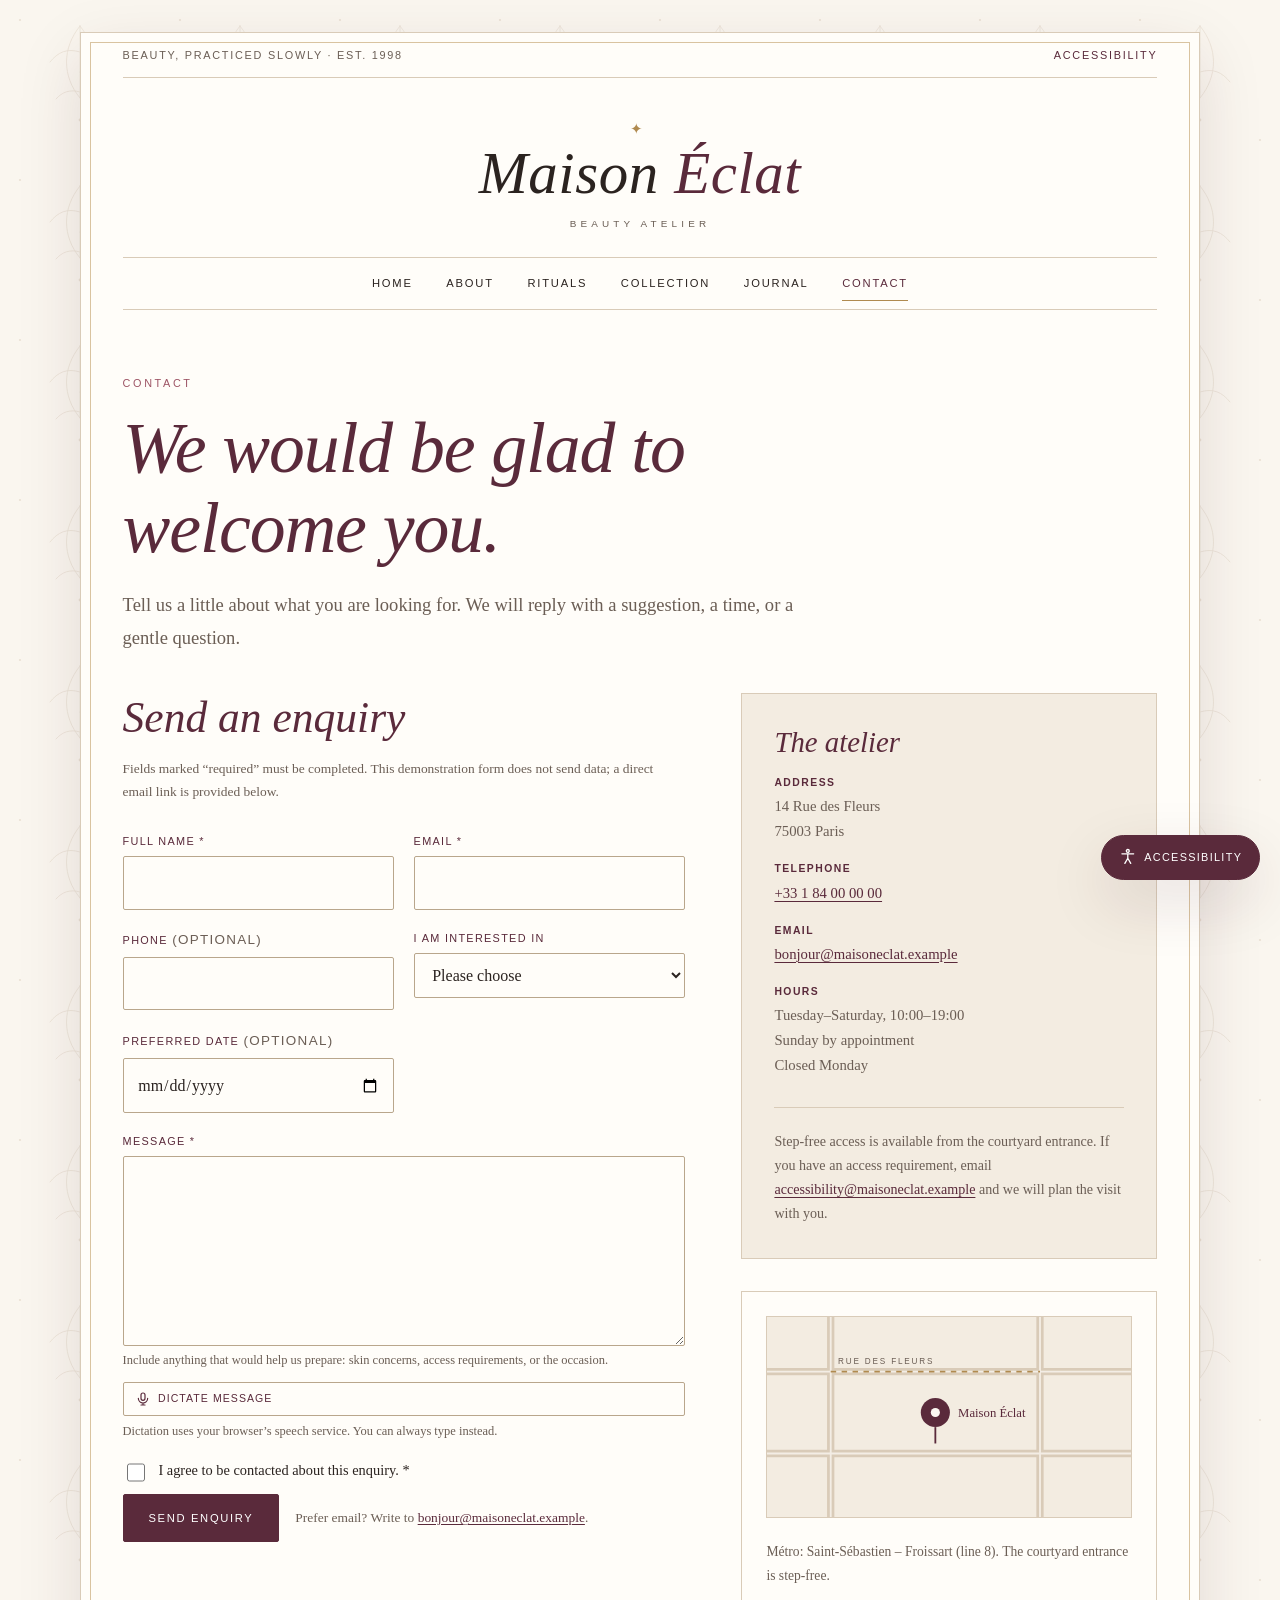
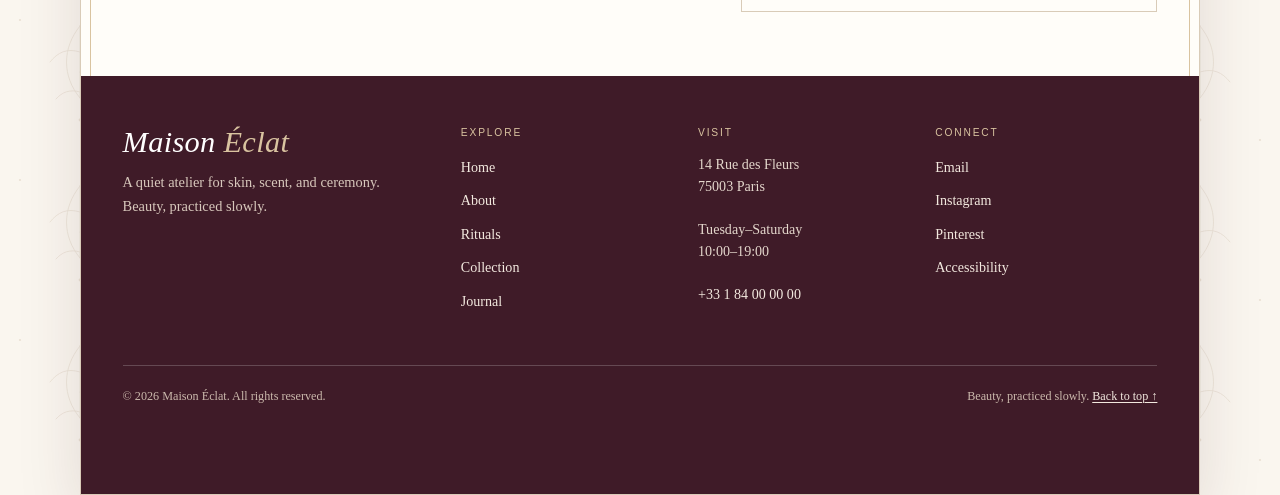
<file: contact.html>
<!DOCTYPE html>
<html lang="en">
<head>
  <meta charset="UTF-8">
  <meta name="viewport" content="width=device-width, initial-scale=1">
  <meta name="description" content="Contact Maison Éclat in Paris. Send an enquiry, plan a visit, or ask about access requirements.">
  <meta name="color-scheme" content="light">
  <meta name="theme-color" content="#5A2A3B">
  <title>Contact — Maison Éclat</title>
  <link rel="icon" href="images/favicon.svg" type="image/svg+xml">
  <link rel="stylesheet" href="css/style.css">
  <script>

(function () {
  try {
    var saved = JSON.parse(window.localStorage.getItem("eclat-a11y") || "{}");
    var root = document.documentElement;
    if (saved.textSize != null) {
      root.setAttribute("data-text-size", String(saved.textSize));
    }
    if (saved.easyFont) {
      root.classList.add("easy-read");
    }
    var reduceMotion = saved.reduceMotion;
    if (reduceMotion === undefined) {
      reduceMotion = window.matchMedia && window.matchMedia("(prefers-reduced-motion: reduce)").matches;
    }
    if (reduceMotion) {
      root.classList.add("reduce-motion");
    }
    var highContrast = saved.highContrast;
    if (highContrast === undefined) {
      highContrast = window.matchMedia && window.matchMedia("(prefers-contrast: more)").matches;
    }
    if (highContrast) {
      root.classList.add("high-contrast");
    }
  } catch (error) {
    /* Storage can be unavailable; defaults still work. */
  }
})();

  </script>
  <script src="js/accessibility.js" defer></script>
</head>
<body>
<a class="skip-link" href="#main">Skip to main content</a>
<div id="background">
<div id="page">
<header id="header">
  <div class="utility-bar">
    <p class="utility-note">Beauty, practiced slowly · Est. 1998</p>
    <a class="utility-link" href="accessibility.html">Accessibility</a>
  </div>
  <div class="brand">
    <a class="brand-link" href="index.html">
      <span class="brand-mark" aria-hidden="true">✦</span>
      <span class="brand-name">Maison <em>Éclat</em></span>
      <span class="brand-sub">Beauty Atelier</span>
    </a>
  </div>
  <nav id="navigation" aria-label="Primary">
    <ul>
          <li><a href="index.html">Home</a></li>
          <li><a href="about.html">About</a></li>
          <li><a href="rituals.html">Rituals</a></li>
          <li><a href="collection.html">Collection</a></li>
          <li><a href="journal.html">Journal</a></li>
          <li class="selected"><a href="contact.html" aria-current="page">Contact</a></li>
    </ul>
  </nav>
</header>
<noscript>
  <p class="noscript-note">The interactive accessibility toolbar needs JavaScript. Browser zoom, reader mode, and your operating system’s accessibility settings still work. <a href="accessibility.html">Read the accessibility statement</a>.</p>
</noscript>

<main id="main" tabindex="-1">

<section class="section" aria-labelledby="contact-heading">
  <div class="section-head">
    <p class="eyebrow">Contact</p>
    <h1 id="contact-heading">We would be glad to welcome you.</h1>
    <p class="lede">Tell us a little about what you are looking for. We will reply with a suggestion, a time, or a gentle question.</p>
  </div>

  <div class="contact-layout">
    <div>
      <h2>Send an enquiry</h2>
      <p class="small">Fields marked “required” must be completed. This demonstration form does not send data; a direct email link is provided below.</p>

      <form class="enquiry-form" id="enquiry-form" action="mailto:bonjour@maisoneclat.example" method="post" enctype="text/plain">
        <div class="form-grid">
          <div class="field">
            <label for="name">Full name <span aria-hidden="true">*</span></label>
            <input type="text" id="name" name="name" autocomplete="name" required>
          </div>
          <div class="field">
            <label for="email">Email <span aria-hidden="true">*</span></label>
            <input type="email" id="email" name="email" autocomplete="email" required>
          </div>
          <div class="field">
            <label for="phone">Phone <span class="small">(optional)</span></label>
            <input type="tel" id="phone" name="phone" autocomplete="tel">
          </div>
          <div class="field">
            <label for="interest">I am interested in</label>
            <select id="interest" name="interest">
              <option value="">Please choose</option>
              <option value="facial">A facial</option>
              <option value="hair">Hair</option>
              <option value="makeup">Makeup</option>
              <option value="body">A body ritual</option>
              <option value="bridal">Bridal or occasion</option>
              <option value="grooming">Grooming</option>
              <option value="products">Products</option>
              <option value="other">Something else</option>
            </select>
          </div>
          <div class="field">
            <label for="date">Preferred date <span class="small">(optional)</span></label>
            <input type="date" id="date" name="date">
          </div>
          <div class="field field--full">
            <label for="message">Message <span aria-hidden="true">*</span></label>
            <textarea id="message" name="message" rows="6" aria-describedby="message-hint dictation-note" required></textarea>
            <p class="hint" id="message-hint">Include anything that would help us prepare: skin concerns, access requirements, or the occasion.</p>
            <button class="dictate-btn" type="button" id="a11y-dictate" aria-pressed="false" hidden>
              <svg viewBox="0 0 24 24" fill="none" stroke="currentColor" stroke-width="1.8" stroke-linecap="round" stroke-linejoin="round" aria-hidden="true" focusable="false"><rect x="9" y="3" width="6" height="11" rx="3"/><path d="M5 11a7 7 0 0 0 14 0M12 18v3M9 21h6"/></svg>
              <span class="dictate-label">Dictate message</span>
            </button>
            <p class="hint" id="dictation-note" hidden>Dictation uses your browser’s speech service. You can always type instead.</p>
          </div>
          <div class="field field--full">
            <div class="checkbox-field">
              <input type="checkbox" id="consent" name="consent" required>
              <label for="consent">I agree to be contacted about this enquiry. <span aria-hidden="true">*</span></label>
            </div>
          </div>
        </div>
        <div class="form-actions">
          <button class="button" type="submit">Send enquiry</button>
          <p class="small">Prefer email? Write to <a href="mailto:bonjour@maisoneclat.example">bonjour@maisoneclat.example</a>.</p>
        </div>
        <p class="form-status" id="form-status" role="status" aria-live="polite"></p>
      </form>
    </div>

    <aside aria-label="Atelier details">
      <div class="contact-card">
        <h2>The atelier</h2>
        <ul class="contact-list">
          <li><strong>Address</strong>14 Rue des Fleurs<br>75003 Paris</li>
          <li><strong>Telephone</strong><a href="tel:+33184000000">+33 1 84 00 00 00</a></li>
          <li><strong>Email</strong><a href="mailto:bonjour@maisoneclat.example">bonjour@maisoneclat.example</a></li>
          <li><strong>Hours</strong>Tuesday–Saturday, 10:00–19:00<br>Sunday by appointment<br>Closed Monday</li>
        </ul>
        <p class="contact-note">Step-free access is available from the courtyard entrance. If you have an access requirement, email <a href="mailto:accessibility@maisoneclat.example">accessibility@maisoneclat.example</a> and we will plan the visit with you.</p>
      </div>

      <div class="map-card">
        <svg viewBox="0 0 400 220" xmlns="http://www.w3.org/2000/svg" role="img" aria-labelledby="map-title map-desc" focusable="false">
          <title id="map-title">Stylised map of the atelier</title>
          <desc id="map-desc">A simple map showing Rue des Fleurs in Paris, with the atelier marked near the courtyard entrance.</desc>
          <rect width="400" height="220" fill="#f3ece1"/>
          <g stroke="#d9cbb8" stroke-width="8" fill="none">
            <path d="M-20 60h440M-20 150h440M70 -20v260M300 -20v260"/>
          </g>
          <g stroke="#fbf7f1" stroke-width="2" fill="none" opacity="0.8">
            <path d="M-20 60h440M-20 150h440M70 -20v260M300 -20v260"/>
          </g>
          <path d="M70 60h230" stroke="#b08a4f" stroke-width="2" stroke-dasharray="6 6"/>
          <circle cx="185" cy="105" r="16" fill="#5a2a3b"/>
          <circle cx="185" cy="105" r="5" fill="#fbf7f1"/>
          <path d="M185 121v18" stroke="#5a2a3b" stroke-width="2"/>
          <text x="210" y="110" font-family="Georgia, serif" font-size="14" fill="#5a2a3b">Maison Éclat</text>
          <text x="78" y="52" font-family="Helvetica, Arial, sans-serif" font-size="9" letter-spacing="2" fill="#6b5e55">RUE DES FLEURS</text>
        </svg>
        <p>Métro: Saint-Sébastien – Froissart (line 8). The courtyard entrance is step-free.</p>
      </div>
    </aside>
  </div>
</section>

</main>
<footer id="footer">
  <div class="footer-grid">
    <div class="footer-brand">
      <span class="brand-name">Maison <em>Éclat</em></span>
      <p>A quiet atelier for skin, scent, and ceremony. Beauty, practiced slowly.</p>
    </div>
    <div class="footer-col">
      <h3>Explore</h3>
      <ul>
        <li><a href="index.html">Home</a></li>
        <li><a href="about.html">About</a></li>
        <li><a href="rituals.html">Rituals</a></li>
        <li><a href="collection.html">Collection</a></li>
        <li><a href="journal.html">Journal</a></li>
      </ul>
    </div>
    <div class="footer-col">
      <h3>Visit</h3>
      <p>14 Rue des Fleurs<br>75003 Paris</p>
      <p>Tuesday–Saturday<br>10:00–19:00</p>
      <p><a href="tel:+33184000000">+33 1 84 00 00 00</a></p>
    </div>
    <div class="footer-col">
      <h3>Connect</h3>
      <ul>
        <li><a href="mailto:bonjour@maisoneclat.example">Email</a></li>
        <li><a href="https://www.instagram.com/" target="_blank" rel="noopener noreferrer">Instagram</a></li>
        <li><a href="https://www.pinterest.com/" target="_blank" rel="noopener noreferrer">Pinterest</a></li>
        <li><a href="accessibility.html">Accessibility</a></li>
      </ul>
    </div>
  </div>
  <div class="footer-bottom">
    <p>© 2026 Maison Éclat. All rights reserved.</p>
    <p>Beauty, practiced slowly. <a href="#main">Back to top ↑</a></p>
  </div>
</footer>
</div>
</div>
<div class="a11y">
  <button class="a11y-toggle" type="button" id="a11y-toggle" aria-expanded="false" aria-controls="a11y-panel">
    <svg viewBox="0 0 24 24" fill="none" stroke="currentColor" stroke-width="1.8" stroke-linecap="round" stroke-linejoin="round" aria-hidden="true" focusable="false"><circle cx="12" cy="4" r="2"/><path d="M4 8h16M12 8v6M8 21l4-7 4 7"/></svg>
    <span>Accessibility</span>
  </button>
  <section class="a11y-panel" id="a11y-panel" aria-labelledby="a11y-title" hidden>
    <div class="a11y-panel-head">
      <h2 id="a11y-title">Accessibility</h2>
      <button class="a11y-close" type="button" id="a11y-close" aria-label="Close accessibility settings">
        <svg viewBox="0 0 24 24" fill="none" stroke="currentColor" stroke-width="2" stroke-linecap="round" aria-hidden="true" focusable="false"><path d="M6 6l12 12M18 6 6 18"/></svg>
      </button>
    </div>
    <p class="panel-sub">Adjust the site to suit you. Your choices are saved on this device.</p>

    <div class="a11y-group">
      <h3>Text</h3>
      <div class="a11y-row">
        <span id="a11y-size-label">Text size</span>
        <div class="a11y-actions" role="group" aria-labelledby="a11y-size-label">
          <button class="a11y-btn" type="button" data-size-step="-1" aria-label="Decrease text size">A−</button>
          <output class="a11y-size-value" id="a11y-size-value">100%</output>
          <button class="a11y-btn" type="button" data-size-step="1" aria-label="Increase text size">A+</button>
        </div>
      </div>
      <div class="a11y-row">
        <label class="a11y-switch" for="a11y-easy-font">
          <input type="checkbox" id="a11y-easy-font">
          <span>Easy-read font</span>
        </label>
      </div>
      <p class="a11y-status">Switches the decorative serif to a clear sans-serif.</p>
    </div>

    <div class="a11y-group">
      <h3>Display</h3>
      <div class="a11y-row">
        <label class="a11y-switch" for="a11y-contrast">
          <input type="checkbox" id="a11y-contrast">
          <span>High contrast</span>
        </label>
      </div>
      <div class="a11y-row">
        <label class="a11y-switch" for="a11y-motion">
          <input type="checkbox" id="a11y-motion">
          <span>Reduce motion</span>
        </label>
      </div>
    </div>

    <div class="a11y-group">
      <h3>Audio</h3>
      <div class="a11y-row">
        <button class="a11y-btn" type="button" id="a11y-read">Read this page</button>
        <button class="a11y-btn" type="button" id="a11y-stop" disabled>Stop</button>
      </div>
      <p class="a11y-status" id="a11y-audio-note">Read aloud uses your browser’s speech voice.</p>
    </div>

    <div class="a11y-group">
      <button class="a11y-btn a11y-reset" type="button" id="a11y-reset">Reset all settings</button>
      <p class="a11y-status"><a href="accessibility.html">Read the accessibility statement</a></p>
    </div>
  </section>
</div>
<div class="sr-only" aria-live="polite" id="a11y-status"></div>
</body>
</html>
</file>
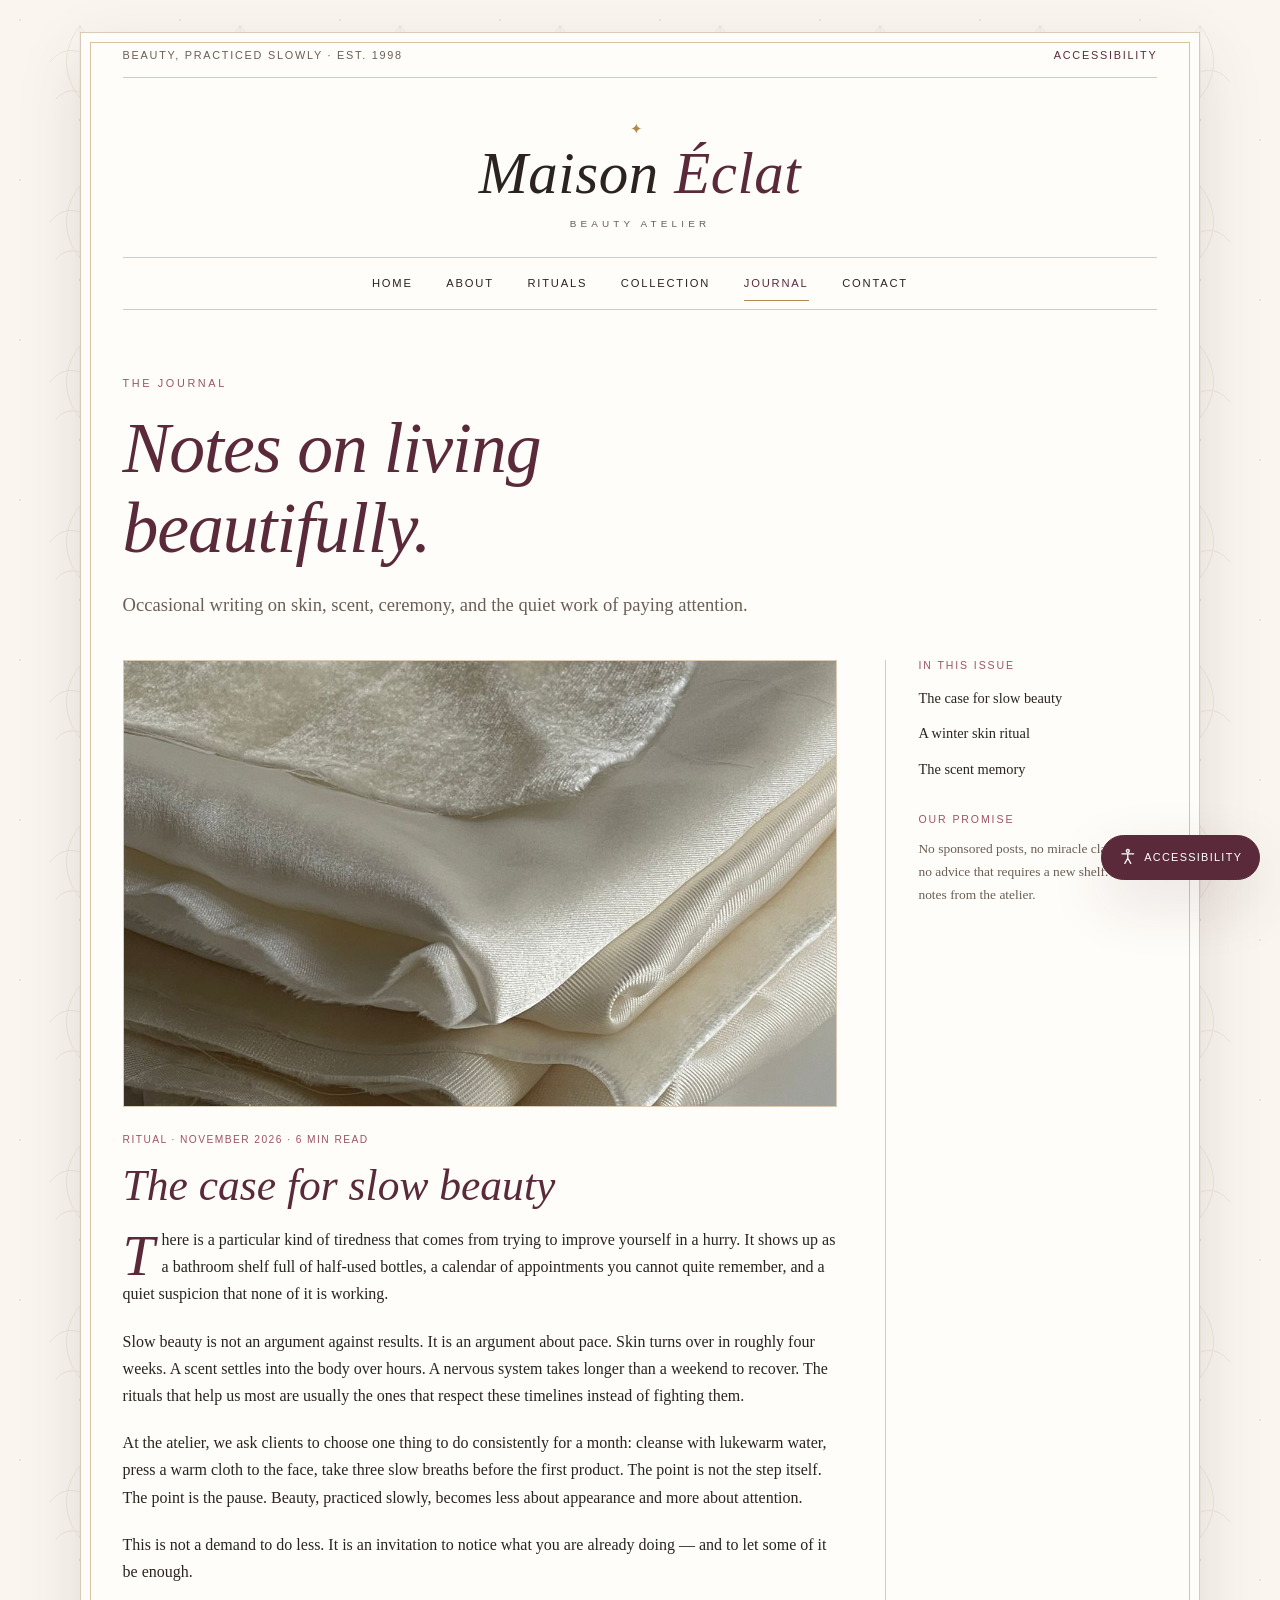
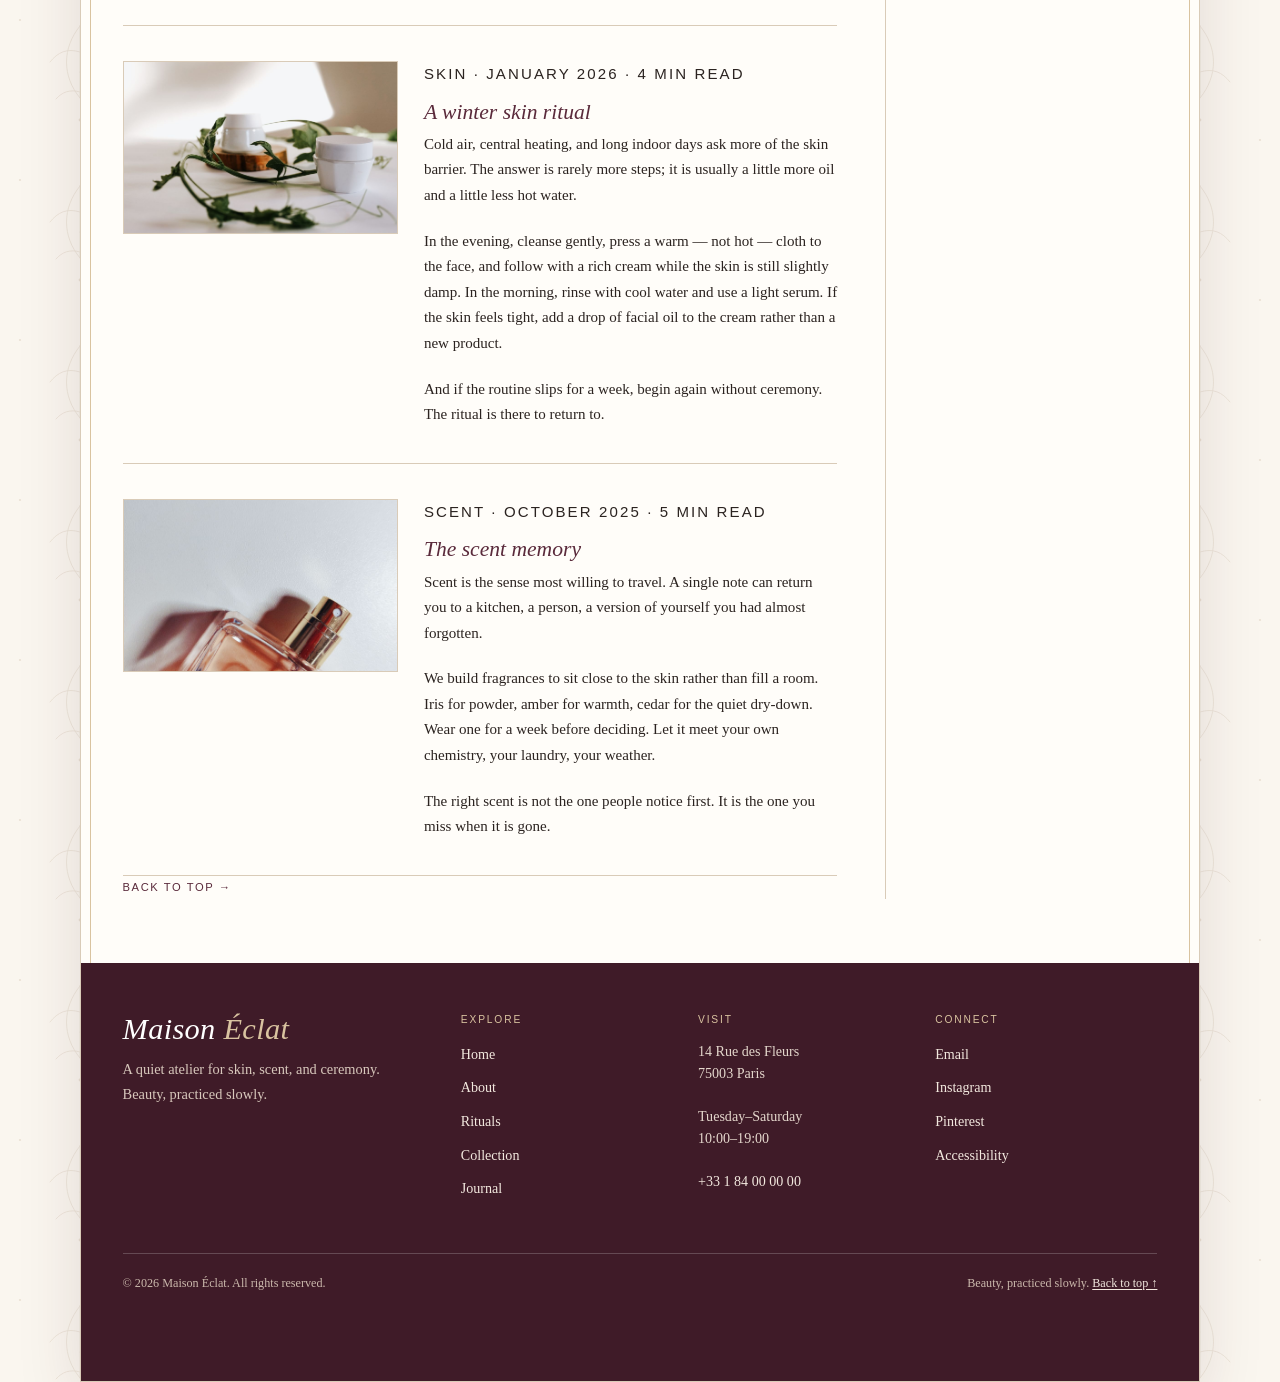
<file: journal.html>
<!DOCTYPE html>
<html lang="en">
<head>
  <meta charset="UTF-8">
  <meta name="viewport" content="width=device-width, initial-scale=1">
  <meta name="description" content="Notes on slow beauty, winter skin rituals, and scent memory from the Maison Éclat atelier.">
  <meta name="color-scheme" content="light">
  <meta name="theme-color" content="#5A2A3B">
  <title>Journal — Maison Éclat</title>
  <link rel="icon" href="images/favicon.svg" type="image/svg+xml">
  <link rel="stylesheet" href="css/style.css">
  <script>

(function () {
  try {
    var saved = JSON.parse(window.localStorage.getItem("eclat-a11y") || "{}");
    var root = document.documentElement;
    if (saved.textSize != null) {
      root.setAttribute("data-text-size", String(saved.textSize));
    }
    if (saved.easyFont) {
      root.classList.add("easy-read");
    }
    var reduceMotion = saved.reduceMotion;
    if (reduceMotion === undefined) {
      reduceMotion = window.matchMedia && window.matchMedia("(prefers-reduced-motion: reduce)").matches;
    }
    if (reduceMotion) {
      root.classList.add("reduce-motion");
    }
    var highContrast = saved.highContrast;
    if (highContrast === undefined) {
      highContrast = window.matchMedia && window.matchMedia("(prefers-contrast: more)").matches;
    }
    if (highContrast) {
      root.classList.add("high-contrast");
    }
  } catch (error) {
    /* Storage can be unavailable; defaults still work. */
  }
})();

  </script>
  <script src="js/accessibility.js" defer></script>
</head>
<body>
<a class="skip-link" href="#main">Skip to main content</a>
<div id="background">
<div id="page">
<header id="header">
  <div class="utility-bar">
    <p class="utility-note">Beauty, practiced slowly · Est. 1998</p>
    <a class="utility-link" href="accessibility.html">Accessibility</a>
  </div>
  <div class="brand">
    <a class="brand-link" href="index.html">
      <span class="brand-mark" aria-hidden="true">✦</span>
      <span class="brand-name">Maison <em>Éclat</em></span>
      <span class="brand-sub">Beauty Atelier</span>
    </a>
  </div>
  <nav id="navigation" aria-label="Primary">
    <ul>
          <li><a href="index.html">Home</a></li>
          <li><a href="about.html">About</a></li>
          <li><a href="rituals.html">Rituals</a></li>
          <li><a href="collection.html">Collection</a></li>
          <li class="selected"><a href="journal.html" aria-current="page">Journal</a></li>
          <li><a href="contact.html">Contact</a></li>
    </ul>
  </nav>
</header>
<noscript>
  <p class="noscript-note">The interactive accessibility toolbar needs JavaScript. Browser zoom, reader mode, and your operating system’s accessibility settings still work. <a href="accessibility.html">Read the accessibility statement</a>.</p>
</noscript>

<main id="main" tabindex="-1">

<section class="section" aria-labelledby="journal-heading">
  <div class="section-head">
    <p class="eyebrow">The journal</p>
    <h1 id="journal-heading">Notes on living beautifully.</h1>
    <p class="lede">Occasional writing on skin, scent, ceremony, and the quiet work of paying attention.</p>
  </div>

  <div class="journal-layout">
    <div class="journal-main">
      <article class="featured-article" id="slow-beauty">
        <img src="images/journal-1.jpg" alt="Layers of ivory silk and velvet fabric in soft folds." width="1200" height="750" loading="lazy" decoding="async">
        <p class="article-meta">Ritual · November 2026 · 6 min read</p>
        <h2>The case for slow beauty</h2>
        <div class="article-body">
          <p class="drop-cap">There is a particular kind of tiredness that comes from trying to improve yourself in a hurry. It shows up as a bathroom shelf full of half-used bottles, a calendar of appointments you cannot quite remember, and a quiet suspicion that none of it is working.</p>
          <p>Slow beauty is not an argument against results. It is an argument about pace. Skin turns over in roughly four weeks. A scent settles into the body over hours. A nervous system takes longer than a weekend to recover. The rituals that help us most are usually the ones that respect these timelines instead of fighting them.</p>
          <p>At the atelier, we ask clients to choose one thing to do consistently for a month: cleanse with lukewarm water, press a warm cloth to the face, take three slow breaths before the first product. The point is not the step itself. The point is the pause. Beauty, practiced slowly, becomes less about appearance and more about attention.</p>
          <p>This is not a demand to do less. It is an invitation to notice what you are already doing — and to let some of it be enough.</p>
        </div>
      </article>

      <article class="article-card" id="winter-skin">
        <img src="images/journal-2.jpg" alt="Two white cream jars arranged with green leaves on a pale surface." width="1200" height="750" loading="lazy" decoding="async">
        <div class="article-body">
          <p class="article-meta">Skin · January 2026 · 4 min read</p>
          <h2>A winter skin ritual</h2>
          <p>Cold air, central heating, and long indoor days ask more of the skin barrier. The answer is rarely more steps; it is usually a little more oil and a little less hot water.</p>
          <p>In the evening, cleanse gently, press a warm — not hot — cloth to the face, and follow with a rich cream while the skin is still slightly damp. In the morning, rinse with cool water and use a light serum. If the skin feels tight, add a drop of facial oil to the cream rather than a new product.</p>
          <p>And if the routine slips for a week, begin again without ceremony. The ritual is there to return to.</p>
        </div>
      </article>

      <article class="article-card" id="scent-memory">
        <img src="images/journal-3.jpg" alt="A glass perfume bottle casting long shadows on a warm neutral surface." width="1200" height="750" loading="lazy" decoding="async">
        <div class="article-body">
          <p class="article-meta">Scent · October 2025 · 5 min read</p>
          <h2>The scent memory</h2>
          <p>Scent is the sense most willing to travel. A single note can return you to a kitchen, a person, a version of yourself you had almost forgotten.</p>
          <p>We build fragrances to sit close to the skin rather than fill a room. Iris for powder, amber for warmth, cedar for the quiet dry-down. Wear one for a week before deciding. Let it meet your own chemistry, your laundry, your weather.</p>
          <p>The right scent is not the one people notice first. It is the one you miss when it is gone.</p>
        </div>
      </article>

      <p class="small"><a class="text-link" href="#main">Back to top</a></p>
    </div>

    <aside class="journal-sidebar" aria-label="Journal contents">
      <h3>In this issue</h3>
      <ul>
        <li><a href="#slow-beauty">The case for slow beauty</a></li>
        <li><a href="#winter-skin">A winter skin ritual</a></li>
        <li><a href="#scent-memory">The scent memory</a></li>
      </ul>
      <h3>Our promise</h3>
      <p class="small">No sponsored posts, no miracle claims, and no advice that requires a new shelf. Just notes from the atelier.</p>
    </aside>
  </div>
</section>

</main>
<footer id="footer">
  <div class="footer-grid">
    <div class="footer-brand">
      <span class="brand-name">Maison <em>Éclat</em></span>
      <p>A quiet atelier for skin, scent, and ceremony. Beauty, practiced slowly.</p>
    </div>
    <div class="footer-col">
      <h3>Explore</h3>
      <ul>
        <li><a href="index.html">Home</a></li>
        <li><a href="about.html">About</a></li>
        <li><a href="rituals.html">Rituals</a></li>
        <li><a href="collection.html">Collection</a></li>
        <li><a href="journal.html">Journal</a></li>
      </ul>
    </div>
    <div class="footer-col">
      <h3>Visit</h3>
      <p>14 Rue des Fleurs<br>75003 Paris</p>
      <p>Tuesday–Saturday<br>10:00–19:00</p>
      <p><a href="tel:+33184000000">+33 1 84 00 00 00</a></p>
    </div>
    <div class="footer-col">
      <h3>Connect</h3>
      <ul>
        <li><a href="mailto:bonjour@maisoneclat.example">Email</a></li>
        <li><a href="https://www.instagram.com/" target="_blank" rel="noopener noreferrer">Instagram</a></li>
        <li><a href="https://www.pinterest.com/" target="_blank" rel="noopener noreferrer">Pinterest</a></li>
        <li><a href="accessibility.html">Accessibility</a></li>
      </ul>
    </div>
  </div>
  <div class="footer-bottom">
    <p>© 2026 Maison Éclat. All rights reserved.</p>
    <p>Beauty, practiced slowly. <a href="#main">Back to top ↑</a></p>
  </div>
</footer>
</div>
</div>
<div class="a11y">
  <button class="a11y-toggle" type="button" id="a11y-toggle" aria-expanded="false" aria-controls="a11y-panel">
    <svg viewBox="0 0 24 24" fill="none" stroke="currentColor" stroke-width="1.8" stroke-linecap="round" stroke-linejoin="round" aria-hidden="true" focusable="false"><circle cx="12" cy="4" r="2"/><path d="M4 8h16M12 8v6M8 21l4-7 4 7"/></svg>
    <span>Accessibility</span>
  </button>
  <section class="a11y-panel" id="a11y-panel" aria-labelledby="a11y-title" hidden>
    <div class="a11y-panel-head">
      <h2 id="a11y-title">Accessibility</h2>
      <button class="a11y-close" type="button" id="a11y-close" aria-label="Close accessibility settings">
        <svg viewBox="0 0 24 24" fill="none" stroke="currentColor" stroke-width="2" stroke-linecap="round" aria-hidden="true" focusable="false"><path d="M6 6l12 12M18 6 6 18"/></svg>
      </button>
    </div>
    <p class="panel-sub">Adjust the site to suit you. Your choices are saved on this device.</p>

    <div class="a11y-group">
      <h3>Text</h3>
      <div class="a11y-row">
        <span id="a11y-size-label">Text size</span>
        <div class="a11y-actions" role="group" aria-labelledby="a11y-size-label">
          <button class="a11y-btn" type="button" data-size-step="-1" aria-label="Decrease text size">A−</button>
          <output class="a11y-size-value" id="a11y-size-value">100%</output>
          <button class="a11y-btn" type="button" data-size-step="1" aria-label="Increase text size">A+</button>
        </div>
      </div>
      <div class="a11y-row">
        <label class="a11y-switch" for="a11y-easy-font">
          <input type="checkbox" id="a11y-easy-font">
          <span>Easy-read font</span>
        </label>
      </div>
      <p class="a11y-status">Switches the decorative serif to a clear sans-serif.</p>
    </div>

    <div class="a11y-group">
      <h3>Display</h3>
      <div class="a11y-row">
        <label class="a11y-switch" for="a11y-contrast">
          <input type="checkbox" id="a11y-contrast">
          <span>High contrast</span>
        </label>
      </div>
      <div class="a11y-row">
        <label class="a11y-switch" for="a11y-motion">
          <input type="checkbox" id="a11y-motion">
          <span>Reduce motion</span>
        </label>
      </div>
    </div>

    <div class="a11y-group">
      <h3>Audio</h3>
      <div class="a11y-row">
        <button class="a11y-btn" type="button" id="a11y-read">Read this page</button>
        <button class="a11y-btn" type="button" id="a11y-stop" disabled>Stop</button>
      </div>
      <p class="a11y-status" id="a11y-audio-note">Read aloud uses your browser’s speech voice.</p>
    </div>

    <div class="a11y-group">
      <button class="a11y-btn a11y-reset" type="button" id="a11y-reset">Reset all settings</button>
      <p class="a11y-status"><a href="accessibility.html">Read the accessibility statement</a></p>
    </div>
  </section>
</div>
<div class="sr-only" aria-live="polite" id="a11y-status"></div>
</body>
</html>
</file>
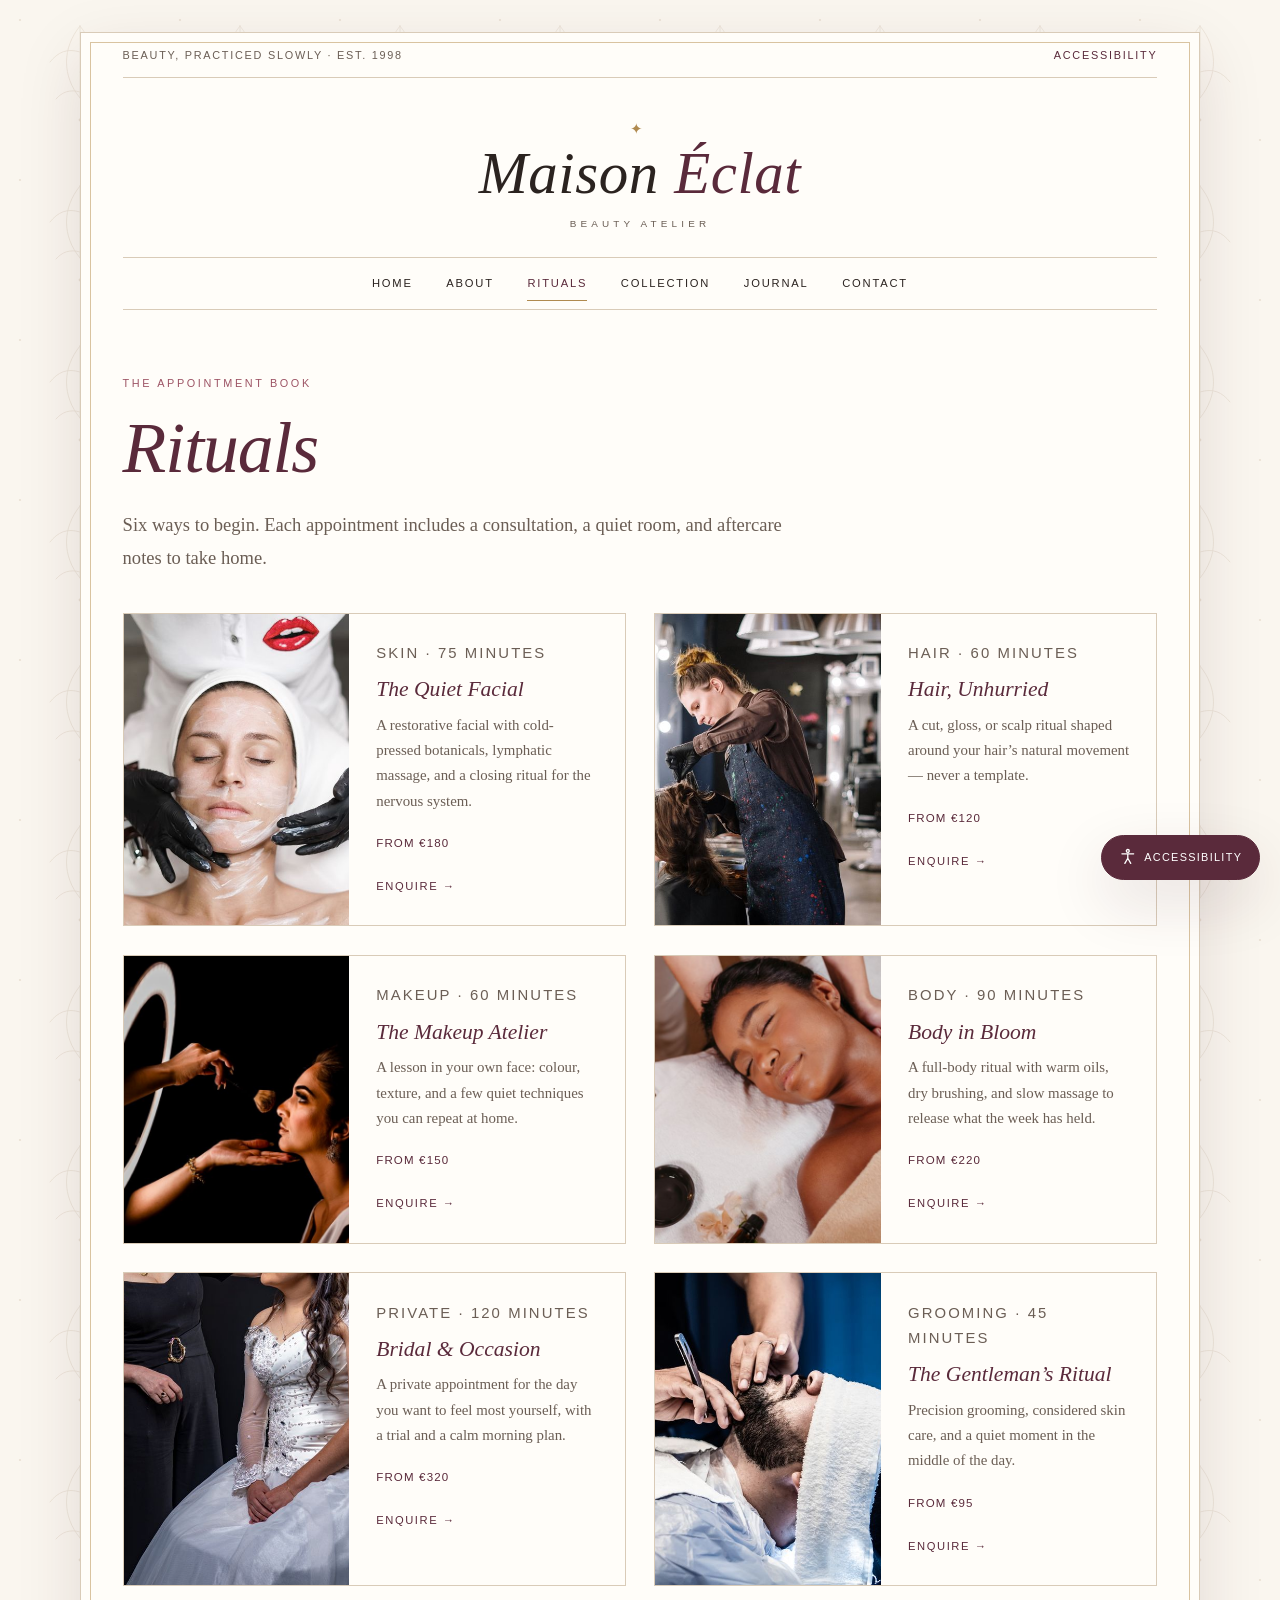
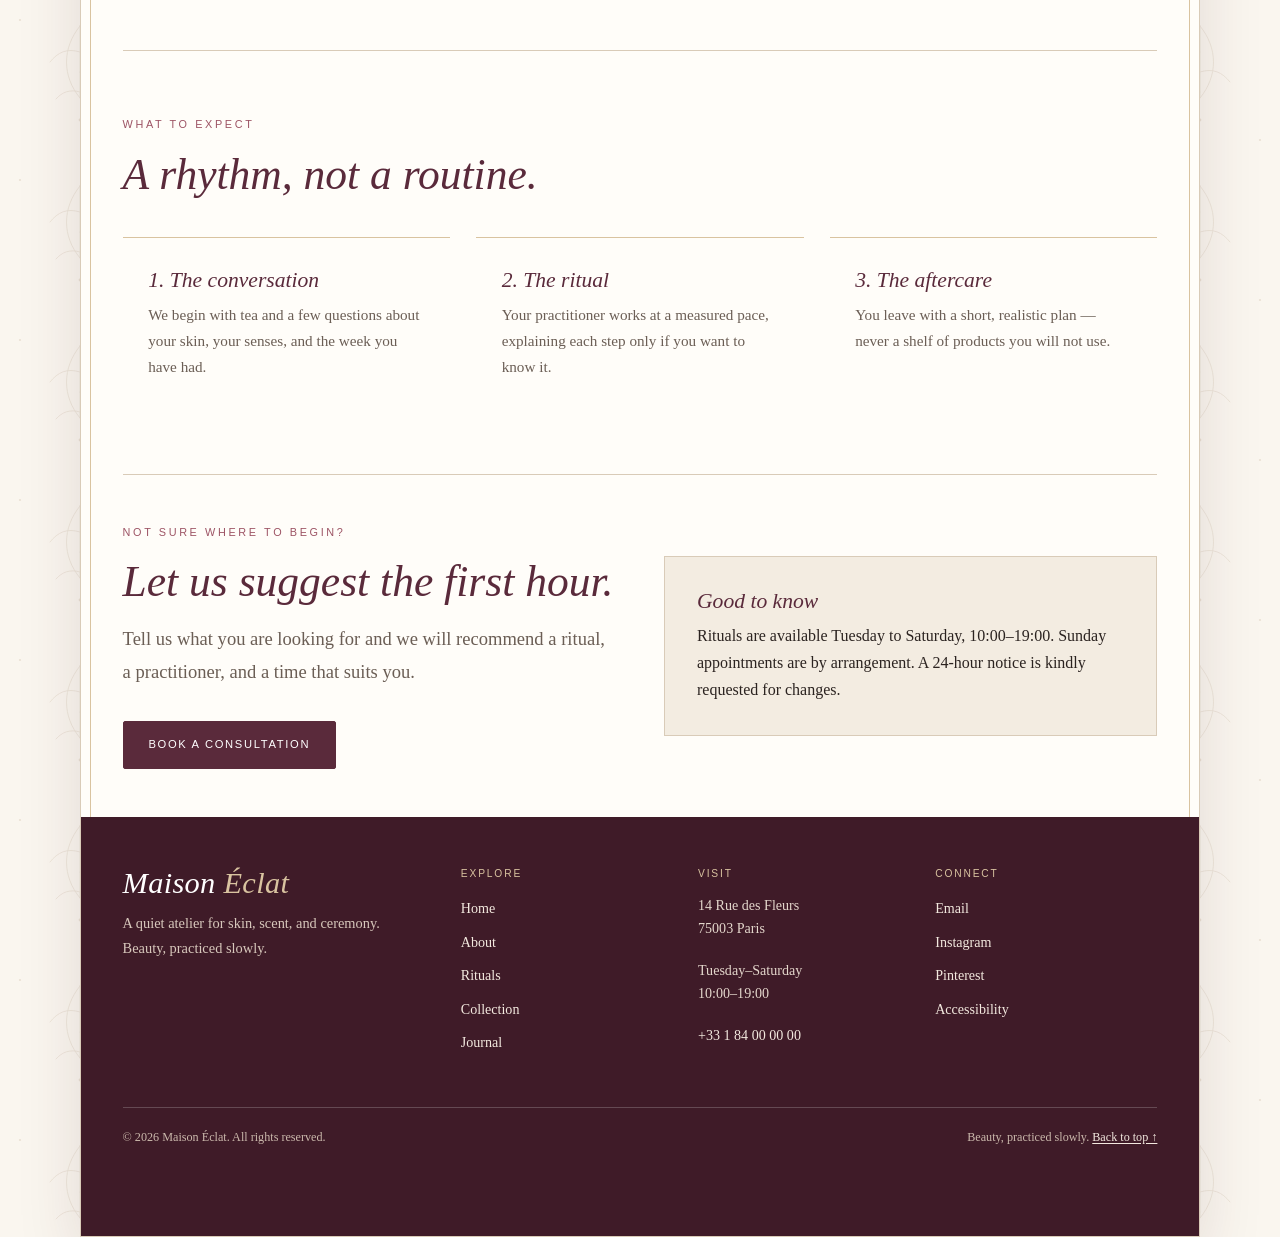
<file: rituals.html>
<!DOCTYPE html>
<html lang="en">
<head>
  <meta charset="UTF-8">
  <meta name="viewport" content="width=device-width, initial-scale=1">
  <meta name="description" content="Facials, hair, makeup, body rituals, bridal appointments, and grooming at Maison Éclat in Paris.">
  <meta name="color-scheme" content="light">
  <meta name="theme-color" content="#5A2A3B">
  <title>Rituals — Maison Éclat</title>
  <link rel="icon" href="images/favicon.svg" type="image/svg+xml">
  <link rel="stylesheet" href="css/style.css">
  <script>

(function () {
  try {
    var saved = JSON.parse(window.localStorage.getItem("eclat-a11y") || "{}");
    var root = document.documentElement;
    if (saved.textSize != null) {
      root.setAttribute("data-text-size", String(saved.textSize));
    }
    if (saved.easyFont) {
      root.classList.add("easy-read");
    }
    var reduceMotion = saved.reduceMotion;
    if (reduceMotion === undefined) {
      reduceMotion = window.matchMedia && window.matchMedia("(prefers-reduced-motion: reduce)").matches;
    }
    if (reduceMotion) {
      root.classList.add("reduce-motion");
    }
    var highContrast = saved.highContrast;
    if (highContrast === undefined) {
      highContrast = window.matchMedia && window.matchMedia("(prefers-contrast: more)").matches;
    }
    if (highContrast) {
      root.classList.add("high-contrast");
    }
  } catch (error) {
    /* Storage can be unavailable; defaults still work. */
  }
})();

  </script>
  <script src="js/accessibility.js" defer></script>
</head>
<body>
<a class="skip-link" href="#main">Skip to main content</a>
<div id="background">
<div id="page">
<header id="header">
  <div class="utility-bar">
    <p class="utility-note">Beauty, practiced slowly · Est. 1998</p>
    <a class="utility-link" href="accessibility.html">Accessibility</a>
  </div>
  <div class="brand">
    <a class="brand-link" href="index.html">
      <span class="brand-mark" aria-hidden="true">✦</span>
      <span class="brand-name">Maison <em>Éclat</em></span>
      <span class="brand-sub">Beauty Atelier</span>
    </a>
  </div>
  <nav id="navigation" aria-label="Primary">
    <ul>
          <li><a href="index.html">Home</a></li>
          <li><a href="about.html">About</a></li>
          <li class="selected"><a href="rituals.html" aria-current="page">Rituals</a></li>
          <li><a href="collection.html">Collection</a></li>
          <li><a href="journal.html">Journal</a></li>
          <li><a href="contact.html">Contact</a></li>
    </ul>
  </nav>
</header>
<noscript>
  <p class="noscript-note">The interactive accessibility toolbar needs JavaScript. Browser zoom, reader mode, and your operating system’s accessibility settings still work. <a href="accessibility.html">Read the accessibility statement</a>.</p>
</noscript>

<main id="main" tabindex="-1">

<section class="section" aria-labelledby="rituals-heading">
  <div class="section-head">
    <p class="eyebrow">The appointment book</p>
    <h1 id="rituals-heading">Rituals</h1>
    <p class="lede">Six ways to begin. Each appointment includes a consultation, a quiet room, and aftercare notes to take home.</p>
  </div>
  <h2 class="sr-only">Our rituals</h2>
  <div class="ritual-grid">
    <article class="ritual-card">
  <img class="ritual-photo" src="images/ritual-facial.jpg" alt="A client relaxing during a facial while an aesthetician applies a treatment mask." width="800" height="600" loading="lazy" decoding="async">
  <div class="ritual-body">
    <p class="ritual-meta">Skin · 75 minutes</p>
    <h3>The Quiet Facial</h3>
    <p>A restorative facial with cold-pressed botanicals, lymphatic massage, and a closing ritual for the nervous system.</p>
    <span class="ritual-price">From €180</span>
    <a class="text-link" href="contact.html">Enquire</a>
  </div>
</article>
    <article class="ritual-card">
  <img class="ritual-photo" src="images/ritual-hair.jpg" alt="A stylist applying hair colour to a client in a bright salon." width="800" height="600" loading="lazy" decoding="async">
  <div class="ritual-body">
    <p class="ritual-meta">Hair · 60 minutes</p>
    <h3>Hair, Unhurried</h3>
    <p>A cut, gloss, or scalp ritual shaped around your hair’s natural movement — never a template.</p>
    <span class="ritual-price">From €120</span>
    <a class="text-link" href="contact.html">Enquire</a>
  </div>
</article>
    <article class="ritual-card">
  <img class="ritual-photo" src="images/ritual-makeup.jpg" alt="A makeup artist applying makeup to a model under soft studio lighting." width="800" height="600" loading="lazy" decoding="async">
  <div class="ritual-body">
    <p class="ritual-meta">Makeup · 60 minutes</p>
    <h3>The Makeup Atelier</h3>
    <p>A lesson in your own face: colour, texture, and a few quiet techniques you can repeat at home.</p>
    <span class="ritual-price">From €150</span>
    <a class="text-link" href="contact.html">Enquire</a>
  </div>
</article>
    <article class="ritual-card">
  <img class="ritual-photo" src="images/ritual-body.jpg" alt="A client receiving a gentle neck and shoulder massage in a quiet spa room." width="800" height="600" loading="lazy" decoding="async">
  <div class="ritual-body">
    <p class="ritual-meta">Body · 90 minutes</p>
    <h3>Body in Bloom</h3>
    <p>A full-body ritual with warm oils, dry brushing, and slow massage to release what the week has held.</p>
    <span class="ritual-price">From €220</span>
    <a class="text-link" href="contact.html">Enquire</a>
  </div>
</article>
    <article class="ritual-card">
  <img class="ritual-photo" src="images/ritual-bridal.jpg" alt="A bride having the final touches of her makeup applied before a ceremony." width="800" height="600" loading="lazy" decoding="async">
  <div class="ritual-body">
    <p class="ritual-meta">Private · 120 minutes</p>
    <h3>Bridal & Occasion</h3>
    <p>A private appointment for the day you want to feel most yourself, with a trial and a calm morning plan.</p>
    <span class="ritual-price">From €320</span>
    <a class="text-link" href="contact.html">Enquire</a>
  </div>
</article>
    <article class="ritual-card">
  <img class="ritual-photo" src="images/ritual-grooming.jpg" alt="A barber trimming a client’s beard in a warm, traditional barbershop setting." width="800" height="600" loading="lazy" decoding="async">
  <div class="ritual-body">
    <p class="ritual-meta">Grooming · 45 minutes</p>
    <h3>The Gentleman’s Ritual</h3>
    <p>Precision grooming, considered skin care, and a quiet moment in the middle of the day.</p>
    <span class="ritual-price">From €95</span>
    <a class="text-link" href="contact.html">Enquire</a>
  </div>
</article>
  </div>
</section>

<section class="section" aria-labelledby="expect-heading">
  <div class="section-head">
    <p class="eyebrow">What to expect</p>
    <h2 id="expect-heading">A rhythm, not a routine.</h2>
  </div>
  <div class="grid-3">
    <article class="pillar">
      <h3>1. The conversation</h3>
      <p>We begin with tea and a few questions about your skin, your senses, and the week you have had.</p>
    </article>
    <article class="pillar">
      <h3>2. The ritual</h3>
      <p>Your practitioner works at a measured pace, explaining each step only if you want to know it.</p>
    </article>
    <article class="pillar">
      <h3>3. The aftercare</h3>
      <p>You leave with a short, realistic plan — never a shelf of products you will not use.</p>
    </article>
  </div>
</section>

<section class="section section--tight" aria-labelledby="rituals-cta-heading">
  <div class="split">
    <div>
      <p class="eyebrow">Not sure where to begin?</p>
      <h2 id="rituals-cta-heading">Let us suggest the first hour.</h2>
      <p class="lede">Tell us what you are looking for and we will recommend a ritual, a practitioner, and a time that suits you.</p>
      <div class="button-row">
        <a class="button" href="contact.html">Book a consultation</a>
      </div>
    </div>
    <div class="contact-card">
      <h3>Good to know</h3>
      <p>Rituals are available Tuesday to Saturday, 10:00–19:00. Sunday appointments are by arrangement. A 24-hour notice is kindly requested for changes.</p>
    </div>
  </div>
</section>

</main>
<footer id="footer">
  <div class="footer-grid">
    <div class="footer-brand">
      <span class="brand-name">Maison <em>Éclat</em></span>
      <p>A quiet atelier for skin, scent, and ceremony. Beauty, practiced slowly.</p>
    </div>
    <div class="footer-col">
      <h3>Explore</h3>
      <ul>
        <li><a href="index.html">Home</a></li>
        <li><a href="about.html">About</a></li>
        <li><a href="rituals.html">Rituals</a></li>
        <li><a href="collection.html">Collection</a></li>
        <li><a href="journal.html">Journal</a></li>
      </ul>
    </div>
    <div class="footer-col">
      <h3>Visit</h3>
      <p>14 Rue des Fleurs<br>75003 Paris</p>
      <p>Tuesday–Saturday<br>10:00–19:00</p>
      <p><a href="tel:+33184000000">+33 1 84 00 00 00</a></p>
    </div>
    <div class="footer-col">
      <h3>Connect</h3>
      <ul>
        <li><a href="mailto:bonjour@maisoneclat.example">Email</a></li>
        <li><a href="https://www.instagram.com/" target="_blank" rel="noopener noreferrer">Instagram</a></li>
        <li><a href="https://www.pinterest.com/" target="_blank" rel="noopener noreferrer">Pinterest</a></li>
        <li><a href="accessibility.html">Accessibility</a></li>
      </ul>
    </div>
  </div>
  <div class="footer-bottom">
    <p>© 2026 Maison Éclat. All rights reserved.</p>
    <p>Beauty, practiced slowly. <a href="#main">Back to top ↑</a></p>
  </div>
</footer>
</div>
</div>
<div class="a11y">
  <button class="a11y-toggle" type="button" id="a11y-toggle" aria-expanded="false" aria-controls="a11y-panel">
    <svg viewBox="0 0 24 24" fill="none" stroke="currentColor" stroke-width="1.8" stroke-linecap="round" stroke-linejoin="round" aria-hidden="true" focusable="false"><circle cx="12" cy="4" r="2"/><path d="M4 8h16M12 8v6M8 21l4-7 4 7"/></svg>
    <span>Accessibility</span>
  </button>
  <section class="a11y-panel" id="a11y-panel" aria-labelledby="a11y-title" hidden>
    <div class="a11y-panel-head">
      <h2 id="a11y-title">Accessibility</h2>
      <button class="a11y-close" type="button" id="a11y-close" aria-label="Close accessibility settings">
        <svg viewBox="0 0 24 24" fill="none" stroke="currentColor" stroke-width="2" stroke-linecap="round" aria-hidden="true" focusable="false"><path d="M6 6l12 12M18 6 6 18"/></svg>
      </button>
    </div>
    <p class="panel-sub">Adjust the site to suit you. Your choices are saved on this device.</p>

    <div class="a11y-group">
      <h3>Text</h3>
      <div class="a11y-row">
        <span id="a11y-size-label">Text size</span>
        <div class="a11y-actions" role="group" aria-labelledby="a11y-size-label">
          <button class="a11y-btn" type="button" data-size-step="-1" aria-label="Decrease text size">A−</button>
          <output class="a11y-size-value" id="a11y-size-value">100%</output>
          <button class="a11y-btn" type="button" data-size-step="1" aria-label="Increase text size">A+</button>
        </div>
      </div>
      <div class="a11y-row">
        <label class="a11y-switch" for="a11y-easy-font">
          <input type="checkbox" id="a11y-easy-font">
          <span>Easy-read font</span>
        </label>
      </div>
      <p class="a11y-status">Switches the decorative serif to a clear sans-serif.</p>
    </div>

    <div class="a11y-group">
      <h3>Display</h3>
      <div class="a11y-row">
        <label class="a11y-switch" for="a11y-contrast">
          <input type="checkbox" id="a11y-contrast">
          <span>High contrast</span>
        </label>
      </div>
      <div class="a11y-row">
        <label class="a11y-switch" for="a11y-motion">
          <input type="checkbox" id="a11y-motion">
          <span>Reduce motion</span>
        </label>
      </div>
    </div>

    <div class="a11y-group">
      <h3>Audio</h3>
      <div class="a11y-row">
        <button class="a11y-btn" type="button" id="a11y-read">Read this page</button>
        <button class="a11y-btn" type="button" id="a11y-stop" disabled>Stop</button>
      </div>
      <p class="a11y-status" id="a11y-audio-note">Read aloud uses your browser’s speech voice.</p>
    </div>

    <div class="a11y-group">
      <button class="a11y-btn a11y-reset" type="button" id="a11y-reset">Reset all settings</button>
      <p class="a11y-status"><a href="accessibility.html">Read the accessibility statement</a></p>
    </div>
  </section>
</div>
<div class="sr-only" aria-live="polite" id="a11y-status"></div>
</body>
</html>
</file>
<file: css/style.css>
/* ==========================================================================
   Maison Éclat — Beauty Atelier
   A static, accessible editorial site.
   ========================================================================== */

/* --------------------------------------------------------------------------
   1. Design tokens
   -------------------------------------------------------------------------- */
:root {
  --bg: #faf6ef;
  --surface: #fffdf9;
  --surface-alt: #f3ece1;
  --ink: #2b2320;
  --muted: #6b5e55;
  --plum: #5a2a3b;
  --plum-deep: #3f1b28;
  --rose: #9d5465;
  --rose-soft: #e8c9cf;
  --sage: #5f6b55;
  --gold: #b08a4f;
  --gold-ink: #80622f;
  --gold-soft: #d9c3a0;
  --line: #d9cbb8;
  --line-strong: #b9a68c;
  --focus: #0b57d0;
  --shadow: 0 22px 60px rgba(63, 27, 40, 0.13);
  --font-body: Georgia, "Iowan Old Style", "Palatino Linotype", "Book Antiqua", "Times New Roman", serif;
  --font-display: "Iowan Old Style", Georgia, "Palatino Linotype", "Book Antiqua", "Times New Roman", serif;
  --font-ui: "Helvetica Neue", Arial, Helvetica, sans-serif;
  --max-width: 1120px;
  --radius: 2px;
  --transition: 180ms ease;
}

/* --------------------------------------------------------------------------
   2. Base
   -------------------------------------------------------------------------- */
*,
*::before,
*::after {
  box-sizing: border-box;
}

html {
  font-size: 100%;
  scroll-behavior: smooth;
}

html[data-text-size="1"] { font-size: 100%; }
html[data-text-size="2"] { font-size: 110%; }
html[data-text-size="3"] { font-size: 120%; }
html[data-text-size="4"] { font-size: 130%; }
html[data-text-size="5"] { font-size: 140%; }

body {
  margin: 0;
  background: var(--bg) url("../images/pattern.svg") repeat;
  color: var(--ink);
  font-family: var(--font-body);
  font-size: 1rem;
  line-height: 1.7;
  -webkit-font-smoothing: antialiased;
  text-rendering: optimizeLegibility;
}

img,
svg {
  max-width: 100%;
}

img {
  display: block;
  height: auto;
}

a {
  color: var(--plum);
  text-decoration-thickness: 1px;
  text-underline-offset: 0.18em;
  overflow-wrap: anywhere;
}

a:hover {
  color: var(--rose);
}

button,
input,
select,
textarea {
  font: inherit;
}

button {
  cursor: pointer;
}

:focus-visible {
  outline: 3px solid var(--focus);
  outline-offset: 3px;
  border-radius: var(--radius);
}

::selection {
  background: var(--rose-soft);
  color: var(--plum-deep);
}

/* --------------------------------------------------------------------------
   3. Utilities
   -------------------------------------------------------------------------- */
.sr-only {
  position: absolute;
  width: 1px;
  height: 1px;
  padding: 0;
  margin: -1px;
  overflow: hidden;
  clip: rect(0, 0, 0, 0);
  white-space: nowrap;
  border: 0;
}

[hidden] {
  display: none !important;
}

.skip-link {
  position: absolute;
  left: 1rem;
  top: -12rem;
  z-index: 300;
  background: var(--plum);
  color: #fff;
  padding: 0.8rem 1.1rem;
  font-family: var(--font-ui);
  font-size: 0.75rem;
  letter-spacing: 0.12em;
  text-transform: uppercase;
  text-decoration: none;
  transition: top var(--transition);
}

.skip-link:focus {
  top: 1rem;
  color: #fff;
}

.noscript-note {
  max-width: 70rem;
  margin: 0 auto 1rem;
  padding: 0.9rem 1.1rem;
  border: 1px solid var(--rose);
  background: #fbf2ee;
  color: var(--ink);
  font-size: 0.92rem;
  line-height: 1.6;
}

/* --------------------------------------------------------------------------
   4. Page shell
   -------------------------------------------------------------------------- */
#background {
  padding: 2rem 1.25rem 0;
}

#page {
  position: relative;
  max-width: var(--max-width);
  margin: 0 auto;
  background: var(--surface);
  border: 1px solid var(--line);
  box-shadow: var(--shadow);
}

#page::before {
  content: "";
  position: absolute;
  inset: 0.55rem;
  border: 1px solid var(--gold-soft);
  pointer-events: none;
  z-index: 0;
}

#header,
main,
#footer {
  position: relative;
  z-index: 1;
}

/* --------------------------------------------------------------------------
   5. Header and navigation
   -------------------------------------------------------------------------- */
#header {
  padding: 0 2.6rem;
}

.utility-bar {
  display: flex;
  align-items: center;
  justify-content: space-between;
  gap: 1rem;
  padding: 0.8rem 0;
  border-bottom: 1px solid var(--line);
  color: var(--muted);
  font-family: var(--font-ui);
  font-size: 0.68rem;
  letter-spacing: 0.16em;
  text-transform: uppercase;
}

.utility-note {
  margin: 0;
}

.utility-link {
  color: var(--plum);
  text-decoration: none;
  white-space: nowrap;
}

.utility-link:hover {
  text-decoration: underline;
}

.brand {
  padding: 2.3rem 0 1.5rem;
  text-align: center;
}

.brand-link {
  display: inline-flex;
  flex-direction: column;
  align-items: center;
  color: var(--ink);
  text-decoration: none;
}

.brand-link:hover {
  color: var(--ink);
}

.brand-mark {
  color: var(--gold);
  font-size: 0.95rem;
  letter-spacing: 0.5em;
  line-height: 1;
}

.brand-name {
  margin-top: 0.55rem;
  color: var(--ink);
  font-family: var(--font-display);
  font-size: clamp(2.4rem, 4.6vw, 3.7rem);
  font-style: italic;
  font-weight: 400;
  letter-spacing: 0.01em;
  line-height: 1;
}

.brand-name em {
  color: var(--plum);
  font-style: italic;
}

.brand-sub {
  margin-top: 0.75rem;
  color: var(--muted);
  font-family: var(--font-ui);
  font-size: 0.62rem;
  letter-spacing: 0.42em;
  text-transform: uppercase;
}

#navigation {
  border-top: 1px solid var(--line);
  border-bottom: 1px solid var(--line);
}

#navigation ul {
  display: flex;
  flex-wrap: wrap;
  justify-content: center;
  margin: 0;
  padding: 0;
  list-style: none;
}

#navigation li {
  position: relative;
}

#navigation a {
  display: block;
  padding: 1rem 1.05rem;
  color: var(--ink);
  font-family: var(--font-ui);
  font-size: 0.7rem;
  letter-spacing: 0.16em;
  text-decoration: none;
  text-transform: uppercase;
}

#navigation a:hover {
  color: var(--plum);
}

#navigation li.selected a {
  color: var(--plum);
}

#navigation li.selected a::after {
  content: "";
  position: absolute;
  right: 1.05rem;
  bottom: 0.5rem;
  left: 1.05rem;
  height: 1px;
  background: var(--gold);
}

/* --------------------------------------------------------------------------
   6. Typography
   -------------------------------------------------------------------------- */
main {
  padding: 0 2.6rem;
}

h1,
h2,
h3,
h4 {
  margin-top: 0;
  color: var(--plum);
  font-family: var(--font-display);
  font-weight: 400;
  line-height: 1.12;
}

h1 {
  margin-bottom: 1.2rem;
  font-size: clamp(2.7rem, 5.6vw, 4.7rem);
  font-style: italic;
  letter-spacing: -0.015em;
}

h2 {
  margin-bottom: 1rem;
  font-size: clamp(1.9rem, 3.4vw, 2.8rem);
  font-style: italic;
}

h3 {
  margin-bottom: 0.55rem;
  font-size: 1.35rem;
  font-style: italic;
}

h4 {
  margin-bottom: 0.4rem;
  font-size: 1.08rem;
}

p {
  margin: 0 0 1.25rem;
}

p:last-child {
  margin-bottom: 0;
}

.eyebrow {
  margin: 0 0 1rem;
  color: var(--rose);
  font-family: var(--font-ui);
  font-size: 0.68rem;
  letter-spacing: 0.24em;
  text-transform: uppercase;
}

.lede {
  max-width: 42rem;
  color: var(--muted);
  font-size: 1.16rem;
  line-height: 1.8;
}

.small {
  color: var(--muted);
  font-size: 0.84rem;
}

.text-link {
  color: var(--plum);
  font-family: var(--font-ui);
  font-size: 0.7rem;
  letter-spacing: 0.14em;
  text-transform: uppercase;
  text-decoration: none;
}

.text-link::after {
  content: " →";
}

.text-link:hover {
  text-decoration: underline;
}

/* --------------------------------------------------------------------------
   7. Buttons
   -------------------------------------------------------------------------- */
.button {
  display: inline-block;
  padding: 0.85rem 1.55rem;
  border: 1px solid var(--plum);
  border-radius: var(--radius);
  background: var(--plum);
  color: #fff;
  font-family: var(--font-ui);
  font-size: 0.7rem;
  letter-spacing: 0.15em;
  text-align: center;
  text-decoration: none;
  text-transform: uppercase;
  transition: background var(--transition), color var(--transition), border-color var(--transition);
}

.button:hover {
  border-color: var(--plum-deep);
  background: var(--plum-deep);
  color: #fff;
}

.button--ghost {
  background: transparent;
  color: var(--plum);
}

.button--ghost:hover {
  background: var(--plum);
  color: #fff;
}

.button-row {
  display: flex;
  flex-wrap: wrap;
  gap: 0.8rem;
  margin-top: 2rem;
}

/* --------------------------------------------------------------------------
   8. Sections and shared layout
   -------------------------------------------------------------------------- */
.section {
  padding: 4rem 0;
  border-bottom: 1px solid var(--line);
}

.section:last-child {
  border-bottom: 0;
}

.section--tight {
  padding: 3rem 0;
}

.section-head {
  max-width: 46rem;
  margin-bottom: 2.4rem;
}

.section-head--center {
  margin-right: auto;
  margin-left: auto;
  text-align: center;
}

.grid-2 {
  display: grid;
  grid-template-columns: repeat(2, minmax(0, 1fr));
  gap: 2.2rem;
}

.grid-3 {
  display: grid;
  grid-template-columns: repeat(3, minmax(0, 1fr));
  gap: 1.6rem;
}

.split {
  display: grid;
  grid-template-columns: minmax(0, 1fr) minmax(0, 1fr);
  gap: 3rem;
  align-items: center;
}

.split--wide {
  grid-template-columns: minmax(0, 1.15fr) minmax(0, 0.85fr);
}

.figure {
  margin: 0;
}

.figure img {
  width: 100%;
  border: 1px solid var(--line);
}

.figure figcaption {
  margin-top: 0.7rem;
  color: var(--muted);
  font-size: 0.8rem;
  font-style: italic;
}

.rule {
  width: 3.5rem;
  height: 1px;
  margin: 1.4rem 0;
  border: 0;
  background: var(--gold);
}

.rule--center {
  margin-right: auto;
  margin-left: auto;
}

/* --------------------------------------------------------------------------
   9. Home: hero
   -------------------------------------------------------------------------- */
.hero {
  display: grid;
  grid-template-columns: minmax(0, 1.05fr) minmax(0, 0.95fr);
  gap: 3.5rem;
  align-items: center;
  padding: 4.2rem 0 4.6rem;
  border-bottom: 1px solid var(--line);
}

.hero-copy h1 {
  max-width: 12ch;
}

.hero-copy .lede {
  max-width: 34rem;
}

.hero-actions {
  display: flex;
  flex-wrap: wrap;
  gap: 0.8rem;
  margin-top: 2rem;
}

.hero-art {
  position: relative;
}

.hero-art img {
  width: 100%;
  border: 1px solid var(--line);
}

.hero-badge {
  position: absolute;
  bottom: 1.5rem;
  left: -1.4rem;
  padding: 0.75rem 1rem;
  border: 1px solid var(--gold-soft);
  background: var(--surface);
  color: var(--plum);
  font-family: var(--font-ui);
  font-size: 0.62rem;
  letter-spacing: 0.2em;
  text-transform: uppercase;
}

/* --------------------------------------------------------------------------
   10. Pillars
   -------------------------------------------------------------------------- */
.pillar {
  padding: 1.9rem 1.6rem;
  border-top: 1px solid var(--gold-soft);
  background: var(--surface);
}

.pillar-icon {
  width: 2.1rem;
  height: 2.1rem;
  margin-bottom: 1rem;
  color: var(--plum);
}

.pillar h3 {
  margin-bottom: 0.6rem;
}

.pillar p {
  color: var(--muted);
  font-size: 0.95rem;
}

/* --------------------------------------------------------------------------
   11. Ritual cards
   -------------------------------------------------------------------------- */
.ritual-grid {
  display: grid;
  grid-template-columns: repeat(2, minmax(0, 1fr));
  gap: 1.8rem;
}

.ritual-card {
  display: grid;
  grid-template-columns: minmax(0, 0.9fr) minmax(0, 1.1fr);
  border: 1px solid var(--line);
  background: var(--surface);
  transition: border-color var(--transition), transform var(--transition);
}

.ritual-card:hover {
  border-color: var(--gold);
  transform: translateY(-2px);
}

.ritual-photo {
  width: 100%;
  height: 100%;
  min-height: 15rem;
  object-fit: cover;
  background: var(--surface-alt);
}

.ritual-body {
  padding: 1.7rem;
}

.ritual-meta {
  margin: 0 0 0.7rem;
  color: var(--rose);
  font-family: var(--font-ui);
  font-size: 0.66rem;
  letter-spacing: 0.14em;
  text-transform: uppercase;
}

.ritual-body h3 {
  margin-bottom: 0.7rem;
}

.ritual-body p {
  color: var(--muted);
  font-size: 0.93rem;
}

.ritual-price {
  display: block;
  margin: 1rem 0 1.1rem;
  color: var(--plum);
  font-family: var(--font-ui);
  font-size: 0.72rem;
  letter-spacing: 0.1em;
  text-transform: uppercase;
}

/* --------------------------------------------------------------------------
   12. Collection cards
   -------------------------------------------------------------------------- */
.collection-grid {
  display: grid;
  grid-template-columns: repeat(2, minmax(0, 1fr));
  gap: 1.8rem;
}

.product-card {
  display: flex;
  flex-direction: column;
  border: 1px solid var(--line);
  background: var(--surface);
  transition: border-color var(--transition), transform var(--transition);
}

.product-card:hover {
  border-color: var(--gold);
  transform: translateY(-2px);
}

.product-photo {
  display: block;
  width: 100%;
  aspect-ratio: 5 / 4;
  object-fit: cover;
  background: var(--surface-alt);
  flex-shrink: 0;
}

.product-body {
  display: flex;
  flex: 1;
  flex-direction: column;
  padding: 1.6rem;
}

.product-body h3 {
  margin-bottom: 0.35rem;
}

.product-notes {
  margin: 0 0 1rem;
  color: var(--rose);
  font-family: var(--font-ui);
  font-size: 0.65rem;
  letter-spacing: 0.1em;
  text-transform: uppercase;
}

.product-body p {
  color: var(--muted);
  font-size: 0.93rem;
}

.product-foot {
  display: flex;
  align-items: center;
  justify-content: space-between;
  gap: 1rem;
  margin-top: auto;
  padding-top: 1.2rem;
  border-top: 1px solid var(--line);
}

.product-price {
  color: var(--plum);
  font-family: var(--font-ui);
  font-size: 0.72rem;
  letter-spacing: 0.1em;
  text-transform: uppercase;
}

/* --------------------------------------------------------------------------
   13. Quote
   -------------------------------------------------------------------------- */
.quote {
  padding: 4.2rem 2rem;
  border-top: 1px solid var(--line);
  border-bottom: 1px solid var(--line);
  background: var(--surface-alt);
  text-align: center;
}

.quote blockquote {
  max-width: 46rem;
  margin: 0 auto 1.5rem;
  color: var(--plum);
  font-family: var(--font-display);
  font-size: clamp(1.55rem, 3.1vw, 2.35rem);
  font-style: italic;
  line-height: 1.4;
}

.quote blockquote::before {
  content: "“";
  display: block;
  margin-bottom: 0.4rem;
  color: var(--gold);
  font-size: 3.4rem;
  line-height: 0.7;
}

.quote cite {
  color: var(--muted);
  font-family: var(--font-ui);
  font-size: 0.66rem;
  font-style: normal;
  letter-spacing: 0.18em;
  text-transform: uppercase;
}

/* --------------------------------------------------------------------------
   14. Journal
   -------------------------------------------------------------------------- */
.journal-layout {
  display: grid;
  grid-template-columns: minmax(0, 1fr) 17rem;
  gap: 3rem;
}

.journal-main {
  min-width: 0;
}

.journal-sidebar {
  padding-left: 2rem;
  border-left: 1px solid var(--line);
}

.journal-sidebar h3 {
  margin: 0 0 0.8rem;
  color: var(--rose);
  font-family: var(--font-ui);
  font-size: 0.66rem;
  font-style: normal;
  letter-spacing: 0.18em;
  text-transform: uppercase;
}

.journal-sidebar ul {
  margin: 0 0 2rem;
  padding: 0;
  list-style: none;
}

.journal-sidebar li {
  margin-bottom: 0.5rem;
}

.journal-sidebar a {
  color: var(--ink);
  font-size: 0.9rem;
  text-decoration: none;
}

.journal-sidebar a:hover {
  color: var(--plum);
  text-decoration: underline;
}

.featured-article {
  padding-bottom: 2.5rem;
  border-bottom: 1px solid var(--line);
}

.featured-article img {
  width: 100%;
  margin-bottom: 1.5rem;
  border: 1px solid var(--line);
}

.article-meta {
  margin-bottom: 0.8rem;
  color: var(--rose);
  font-family: var(--font-ui);
  font-size: 0.64rem;
  letter-spacing: 0.14em;
  text-transform: uppercase;
}

.article-list {
  margin: 0;
  padding: 0;
  list-style: none;
}

.article-card {
  display: grid;
  grid-template-columns: minmax(0, 0.8fr) minmax(0, 1.2fr);
  gap: 1.6rem;
  padding: 2.2rem 0;
  border-bottom: 1px solid var(--line);
}

.article-card:last-child {
  border-bottom: 0;
}

.article-card img {
  width: 100%;
  border: 1px solid var(--line);
}

.article-card h3 {
  margin-bottom: 0.5rem;
}

.article-card h2 {
  margin-bottom: 0.5rem;
  font-size: 1.35rem;
}

.article-card p {
  color: var(--muted);
  font-size: 0.94rem;
}

.article-body h2 {
  margin-top: 0;
}

.article-body p {
  color: var(--ink);
}

.article-body .drop-cap::first-letter {
  float: left;
  margin: 0.12em 0.12em 0 0;
  color: var(--plum);
  font-family: var(--font-display);
  font-size: 3.6em;
  font-style: italic;
  line-height: 0.8;
}

/* --------------------------------------------------------------------------
   15. About, timeline, profiles
   -------------------------------------------------------------------------- */
.values {
  display: grid;
  grid-template-columns: repeat(3, minmax(0, 1fr));
  gap: 1.5rem;
}

.value {
  padding: 1.6rem;
  border: 1px solid var(--line);
  background: var(--surface);
}

.value h3 {
  margin-bottom: 0.6rem;
}

.value p {
  color: var(--muted);
  font-size: 0.93rem;
}

.timeline {
  margin: 0;
  padding: 0;
  list-style: none;
}

.timeline li {
  display: grid;
  grid-template-columns: 6rem minmax(0, 1fr);
  gap: 1.5rem;
  padding: 1.3rem 0;
  border-top: 1px solid var(--line);
}

.timeline li:first-child {
  border-top: 0;
}

.timeline-year {
  color: var(--gold-ink);
  font-family: var(--font-ui);
  font-size: 0.72rem;
  letter-spacing: 0.14em;
}

.timeline h3 {
  margin-bottom: 0.3rem;
  font-size: 1.15rem;
}

.timeline p {
  color: var(--muted);
  font-size: 0.92rem;
}

.profiles {
  display: grid;
  grid-template-columns: repeat(3, minmax(0, 1fr));
  gap: 1.5rem;
}

.profile {
  padding: 1.6rem;
  border-top: 1px solid var(--gold-soft);
  background: var(--surface);
}

.profile-mark {
  display: grid;
  place-items: center;
  width: 3.2rem;
  height: 3.2rem;
  margin-bottom: 1rem;
  border: 1px solid var(--gold-soft);
  border-radius: 50%;
  color: var(--plum);
  font-family: var(--font-display);
  font-size: 1.05rem;
  font-style: italic;
}

.profile h3 {
  margin-bottom: 0.2rem;
  font-size: 1.15rem;
}

.profile-role {
  margin-bottom: 0.7rem;
  color: var(--rose);
  font-family: var(--font-ui);
  font-size: 0.62rem;
  letter-spacing: 0.12em;
  text-transform: uppercase;
}

.profile p {
  color: var(--muted);
  font-size: 0.9rem;
}

/* --------------------------------------------------------------------------
   16. Contact and forms
   -------------------------------------------------------------------------- */
.contact-layout {
  display: grid;
  grid-template-columns: minmax(0, 1.15fr) minmax(0, 0.85fr);
  gap: 3.5rem;
}

.enquiry-form {
  margin-top: 1.8rem;
}

.form-grid {
  display: grid;
  grid-template-columns: repeat(2, minmax(0, 1fr));
  gap: 1.2rem;
}

.field {
  display: flex;
  flex-direction: column;
  gap: 0.35rem;
}

.field--full {
  grid-column: 1 / -1;
}

.field label,
.field-label {
  color: var(--plum);
  font-family: var(--font-ui);
  font-size: 0.68rem;
  letter-spacing: 0.12em;
  text-transform: uppercase;
}

.field input,
.field select,
.field textarea {
  width: 100%;
  padding: 0.75rem 0.85rem;
  border: 1px solid var(--line-strong);
  border-radius: var(--radius);
  background: var(--surface);
  color: var(--ink);
}

.field textarea {
  min-height: 10rem;
  resize: vertical;
}

.field input:hover,
.field select:hover,
.field textarea:hover {
  border-color: var(--plum);
}

.hint {
  margin: 0;
  color: var(--muted);
  font-size: 0.78rem;
  line-height: 1.5;
}

.checkbox-field {
  display: flex;
  align-items: flex-start;
  gap: 0.65rem;
}

.checkbox-field input {
  width: 1.15rem;
  height: 1.15rem;
  margin-top: 0.22rem;
  flex: 0 0 auto;
  accent-color: var(--plum);
}

.checkbox-field label {
  color: var(--ink);
  font-family: var(--font-body);
  font-size: 0.9rem;
  letter-spacing: 0;
  line-height: 1.5;
  text-transform: none;
}

.form-actions {
  display: flex;
  flex-wrap: wrap;
  align-items: center;
  gap: 1rem;
  margin-top: 0.6rem;
}

.form-status {
  margin-top: 1rem;
  padding: 0.9rem 1rem;
  border-left: 3px solid var(--gold);
  background: var(--surface-alt);
  color: var(--ink);
  font-size: 0.9rem;
}

.form-status:empty {
  display: none;
}

.dictate-btn {
  display: inline-flex;
  align-items: center;
  gap: 0.45rem;
  margin-top: 0.4rem;
  padding: 0.45rem 0.7rem;
  border: 1px solid var(--line-strong);
  border-radius: var(--radius);
  background: var(--surface);
  color: var(--plum);
  font-family: var(--font-ui);
  font-size: 0.66rem;
  letter-spacing: 0.1em;
  text-transform: uppercase;
}

.dictate-btn:hover {
  border-color: var(--plum);
}

.dictate-btn[aria-pressed="true"] {
  border-color: var(--plum);
  background: var(--plum);
  color: #fff;
}

.dictate-btn svg {
  width: 1rem;
  height: 1rem;
}

.contact-card {
  padding: 2rem;
  border: 1px solid var(--line);
  background: var(--surface-alt);
}

.contact-card h2 {
  font-size: 1.8rem;
}

.contact-list {
  margin: 0 0 1.8rem;
  padding: 0;
  list-style: none;
}

.contact-list li {
  margin-bottom: 1rem;
  color: var(--muted);
  font-size: 0.92rem;
}

.contact-list strong {
  display: block;
  margin-bottom: 0.15rem;
  color: var(--plum);
  font-family: var(--font-ui);
  font-size: 0.65rem;
  font-weight: 600;
  letter-spacing: 0.14em;
  text-transform: uppercase;
}

.contact-note {
  padding-top: 1.4rem;
  border-top: 1px solid var(--line);
  color: var(--muted);
  font-size: 0.88rem;
}

.map-card {
  margin-top: 2rem;
  padding: 1.5rem;
  border: 1px solid var(--line);
  background: var(--surface);
}

.map-card svg {
  width: 100%;
  height: auto;
  border: 1px solid var(--line);
}

.map-card p {
  margin: 0.9rem 0 0;
  color: var(--muted);
  font-size: 0.85rem;
}

/* --------------------------------------------------------------------------
   17. Accessibility page
   -------------------------------------------------------------------------- */
.a11y-features {
  display: grid;
  grid-template-columns: repeat(2, minmax(0, 1fr));
  gap: 1.4rem;
  margin: 0;
  padding: 0;
  list-style: none;
}

.a11y-feature {
  padding: 1.5rem;
  border: 1px solid var(--line);
  background: var(--surface);
}

.a11y-feature h3 {
  margin-bottom: 0.5rem;
  font-size: 1.15rem;
}

.a11y-feature p {
  color: var(--muted);
  font-size: 0.9rem;
}

.table-wrap {
  max-width: 100%;
  overflow-x: auto;
}

table {
  width: 100%;
  border-collapse: collapse;
  font-size: 0.9rem;
}

caption {
  margin-bottom: 0.7rem;
  color: var(--muted);
  font-size: 0.82rem;
  text-align: left;
}

th,
td {
  padding: 0.75rem 0.8rem;
  border-bottom: 1px solid var(--line);
  text-align: left;
  vertical-align: top;
}

th {
  color: var(--plum);
  font-family: var(--font-ui);
  font-size: 0.66rem;
  letter-spacing: 0.1em;
  text-transform: uppercase;
}

/* --------------------------------------------------------------------------
   18. Footer
   -------------------------------------------------------------------------- */
#footer {
  padding: 3.2rem 2.6rem 5.5rem;
  background: var(--plum-deep);
  color: #f3e9df;
}

#footer a {
  color: #f3e9df;
}

#footer a:hover {
  color: var(--gold-soft);
}

.footer-grid {
  display: grid;
  grid-template-columns: 1.5fr 1fr 1fr 1.1fr;
  gap: 2.2rem;
}

.footer-brand .brand-name {
  display: block;
  margin: 0;
  color: #fff;
  font-size: 1.9rem;
  font-style: italic;
}

.footer-brand .brand-name em {
  color: var(--gold-soft);
}

.footer-brand p {
  max-width: 22rem;
  margin-top: 0.8rem;
  color: #d8c8bc;
  font-size: 0.9rem;
  line-height: 1.7;
}

.footer-col h3 {
  margin: 0 0 0.9rem;
  color: var(--gold-soft);
  font-family: var(--font-ui);
  font-size: 0.64rem;
  font-style: normal;
  letter-spacing: 0.18em;
  text-transform: uppercase;
}

.footer-col ul {
  margin: 0;
  padding: 0;
  list-style: none;
}

.footer-col li {
  margin-bottom: 0.4rem;
}

.footer-col a,
.footer-col p {
  color: #e4d7cc;
  font-size: 0.88rem;
  line-height: 1.6;
  text-decoration: none;
}

.footer-col a:hover {
  text-decoration: underline;
}

.footer-bottom {
  display: flex;
  flex-wrap: wrap;
  justify-content: space-between;
  gap: 1rem;
  margin-top: 2.8rem;
  padding-top: 1.2rem;
  border-top: 1px solid rgba(255, 255, 255, 0.2);
  color: #cbb9ac;
  font-size: 0.76rem;
}

.footer-bottom a {
  color: #e4d7cc;
}

.footer-bottom p {
  margin: 0;
}

/* --------------------------------------------------------------------------
   19. Accessibility toolbar
   -------------------------------------------------------------------------- */
.a11y {
  position: fixed;
  right: 1.25rem;
  bottom: 1.25rem;
  z-index: 200;
  font-family: var(--font-ui);
}

.a11y-toggle {
  display: inline-flex;
  align-items: center;
  gap: 0.5rem;
  padding: 0.78rem 1.05rem;
  border: 1px solid var(--plum);
  border-radius: 999px;
  background: var(--plum);
  color: #fff;
  box-shadow: var(--shadow);
  font-family: var(--font-ui);
  font-size: 0.68rem;
  letter-spacing: 0.12em;
  text-transform: uppercase;
}

.a11y-toggle:hover {
  background: var(--plum-deep);
  color: #fff;
}

.a11y-toggle svg {
  width: 1.1rem;
  height: 1.1rem;
}

.a11y-panel {
  position: absolute;
  right: 0;
  bottom: calc(100% + 0.75rem);
  width: min(23rem, calc(100vw - 2.5rem));
  max-height: min(38rem, calc(100vh - 7rem));
  overflow: auto;
  padding: 1.4rem;
  border: 1px solid var(--gold-soft);
  background: var(--surface);
  box-shadow: var(--shadow);
  color: var(--ink);
}

.a11y-panel[hidden] {
  display: none;
}

.a11y-panel-head {
  display: flex;
  align-items: flex-start;
  justify-content: space-between;
  gap: 1rem;
  margin-bottom: 0.2rem;
}

.a11y-panel h2 {
  margin: 0;
  color: var(--plum);
  font-family: var(--font-display);
  font-size: 1.7rem;
  font-style: italic;
}

.a11y-close {
  display: grid;
  place-items: center;
  width: 2rem;
  height: 2rem;
  padding: 0;
  border: 1px solid var(--line);
  background: transparent;
  color: var(--plum);
}

.a11y-close:hover {
  border-color: var(--plum);
}

.a11y-close svg {
  width: 1rem;
  height: 1rem;
}

.panel-sub {
  margin: 0 0 1rem;
  color: var(--muted);
  font-family: var(--font-body);
  font-size: 0.82rem;
  line-height: 1.5;
}

.a11y-group {
  padding: 1rem 0;
  border-top: 1px solid var(--line);
}

.a11y-group h3 {
  margin: 0 0 0.7rem;
  color: var(--rose);
  font-family: var(--font-ui);
  font-size: 0.64rem;
  font-style: normal;
  letter-spacing: 0.18em;
  text-transform: uppercase;
}

.a11y-row {
  display: flex;
  align-items: center;
  justify-content: space-between;
  gap: 1rem;
}

.a11y-row + .a11y-row {
  margin-top: 0.7rem;
}

.a11y-switch {
  display: flex;
  align-items: center;
  gap: 0.6rem;
  color: var(--ink);
  cursor: pointer;
  font-family: var(--font-body);
  font-size: 0.86rem;
}

.a11y-switch input {
  width: 1.1rem;
  height: 1.1rem;
  flex: 0 0 auto;
  accent-color: var(--plum);
}

.a11y-actions {
  display: flex;
  align-items: center;
  gap: 0.4rem;
}

.a11y-btn {
  padding: 0.45rem 0.65rem;
  border: 1px solid var(--line-strong);
  border-radius: var(--radius);
  background: var(--surface);
  color: var(--ink);
  font-family: var(--font-ui);
  font-size: 0.76rem;
}

.a11y-btn:hover {
  border-color: var(--plum);
  color: var(--plum);
}

.a11y-btn:disabled {
  opacity: 0.45;
  cursor: not-allowed;
}

.a11y-size-value {
  min-width: 3.5rem;
  color: var(--plum);
  font-family: var(--font-ui);
  font-size: 0.78rem;
  font-variant-numeric: tabular-nums;
  text-align: center;
}

.a11y-status {
  margin: 0.55rem 0 0;
  color: var(--muted);
  font-family: var(--font-body);
  font-size: 0.76rem;
  line-height: 1.45;
}

.a11y-status a {
  color: var(--plum);
}

.a11y-reset {
  width: 100%;
  margin-top: 0.2rem;
}

.is-reading {
  background: #f6e7c8;
  box-shadow: 0 0 0 0.28rem #f6e7c8;
  color: var(--ink);
}

/* --------------------------------------------------------------------------
   20. Easy-read mode
   -------------------------------------------------------------------------- */
html.easy-read {
  --font-body: Verdana, Tahoma, "Trebuchet MS", Arial, sans-serif;
  --font-display: Verdana, Tahoma, "Trebuchet MS", Arial, sans-serif;
}

html.easy-read body {
  letter-spacing: 0.01em;
  line-height: 1.8;
  word-spacing: 0.04em;
}

html.easy-read h1,
html.easy-read h2,
html.easy-read h3,
html.easy-read h4,
html.easy-read blockquote,
html.easy-read .brand-name,
html.easy-read .brand-name em,
html.easy-read .footer-brand .brand-name,
html.easy-read .footer-brand .brand-name em {
  font-style: normal;
  letter-spacing: 0;
}

html.easy-read h1,
html.easy-read h2,
html.easy-read h3,
html.easy-read h4 {
  font-weight: 600;
  line-height: 1.25;
}

html.easy-read .eyebrow,
html.easy-read .utility-bar,
html.easy-read #navigation a,
html.easy-read .button,
html.easy-read .a11y,
html.easy-read .ritual-meta,
html.easy-read .article-meta,
html.easy-read .product-notes {
  letter-spacing: 0.06em;
}

html.easy-read .quote blockquote::before {
  content: "";
  display: none;
}

/* --------------------------------------------------------------------------
   21. High-contrast mode
   -------------------------------------------------------------------------- */
html.high-contrast {
  --bg: #ffffff;
  --surface: #ffffff;
  --surface-alt: #f2f2f2;
  --ink: #000000;
  --muted: #1a1a1a;
  --plum: #3b0a1a;
  --plum-deep: #000000;
  --rose: #6b1026;
  --sage: #1f3d1a;
  --gold: #5c3d00;
  --gold-soft: #000000;
  --line: #000000;
  --line-strong: #000000;
  --focus: #0000ee;
}

html.high-contrast body {
  background-image: none;
}

html.high-contrast #page {
  border-width: 2px;
  box-shadow: none;
}

html.high-contrast #page::before {
  border-color: #000;
}

html.high-contrast a {
  text-decoration: underline;
}

html.high-contrast .button,
html.high-contrast .a11y-toggle {
  border-width: 2px;
}

html.high-contrast .card,
html.high-contrast .pillar,
html.high-contrast .ritual-card,
html.high-contrast .product-card,
html.high-contrast .value,
html.high-contrast .profile,
html.high-contrast .a11y-feature,
html.high-contrast .contact-card,
html.high-contrast .a11y-panel,
html.high-contrast .map-card {
  border-width: 2px;
}

html.high-contrast #footer {
  background: #000000;
  color: #ffffff;
}

html.high-contrast #footer a,
html.high-contrast .footer-col a,
html.high-contrast .footer-col p,
html.high-contrast .footer-brand p {
  color: #ffffff;
}

html.high-contrast .footer-brand .brand-name em,
html.high-contrast .footer-col h3 {
  color: #ffffff;
}

html.high-contrast #footer a:hover,
html.high-contrast .footer-col a:hover {
  color: #ffff00;
}

html.high-contrast :focus-visible {
  outline: 3px solid #000000;
  box-shadow: 0 0 0 6px #ffff00;
}

html.high-contrast .is-reading {
  background: #ffff00;
  box-shadow: 0 0 0 0.28rem #ffff00;
  color: #000000;
}

/* --------------------------------------------------------------------------
   22. Reduced motion
   -------------------------------------------------------------------------- */
html.reduce-motion *,
html.reduce-motion *::before,
html.reduce-motion *::after {
  scroll-behavior: auto !important;
  animation-duration: 0.001ms !important;
  animation-iteration-count: 1 !important;
  transition-duration: 0.001ms !important;
}

@media (prefers-reduced-motion: reduce) {
  html {
    scroll-behavior: auto;
  }

  *,
  *::before,
  *::after {
    animation-duration: 0.001ms !important;
    animation-iteration-count: 1 !important;
    transition-duration: 0.001ms !important;
  }
}

/* --------------------------------------------------------------------------
   23. Responsive
   -------------------------------------------------------------------------- */
@media (max-width: 980px) {
  .hero,
  .split,
  .split--wide,
  .contact-layout {
    grid-template-columns: 1fr;
    gap: 2.2rem;
  }

  .hero-art {
    max-width: 32rem;
  }

  .hero-badge {
    left: 1rem;
  }

  .grid-3,
  .values,
  .profiles {
    grid-template-columns: 1fr;
  }

  .ritual-grid,
  .collection-grid {
    grid-template-columns: 1fr;
  }

  .journal-layout {
    grid-template-columns: 1fr;
  }

  .journal-sidebar {
    padding-top: 2rem;
    padding-left: 0;
    border-top: 1px solid var(--line);
    border-left: 0;
  }

  .footer-grid {
    grid-template-columns: repeat(2, minmax(0, 1fr));
  }

  #header,
  main,
  #footer {
    padding-right: 1.7rem;
    padding-left: 1.7rem;
  }
}

@media (max-width: 680px) {
  #background {
    padding: 0;
  }

  #page {
    border-right: 0;
    border-left: 0;
  }

  #page::before {
    display: none;
  }

  #header,
  main,
  #footer {
    padding-right: 1.15rem;
    padding-left: 1.15rem;
  }

  .utility-note {
    display: none;
  }

  .utility-bar {
    justify-content: flex-end;
  }

  #navigation ul {
    flex-wrap: nowrap;
    justify-content: flex-start;
    overflow-x: auto;
    -webkit-overflow-scrolling: touch;
  }

  #navigation a {
    padding: 0.9rem 0.8rem;
    white-space: nowrap;
  }

  #navigation li.selected a::after {
    right: 0.8rem;
    left: 0.8rem;
  }

  .hero {
    padding-top: 2.6rem;
    padding-bottom: 3rem;
  }

  .hero-copy h1 {
    max-width: none;
  }

  .hero-badge {
    bottom: 0.8rem;
    left: 0.8rem;
  }

  .section {
    padding: 3rem 0;
  }

  .ritual-card,
  .article-card {
    grid-template-columns: 1fr;
  }

  .grid-2,
  .grid-3 {
    grid-template-columns: 1fr;
  }

  .ritual-photo {
    min-height: 0;
    height: auto;
    aspect-ratio: 4 / 3;
  }

  .form-grid,
  .a11y-features {
    grid-template-columns: 1fr;
  }

  .timeline li {
    grid-template-columns: 1fr;
    gap: 0.3rem;
  }

  .footer-grid {
    grid-template-columns: 1fr;
  }

  .footer-bottom {
    flex-direction: column;
  }

  .a11y {
    right: 0.75rem;
    bottom: 0.75rem;
    left: 0.75rem;
  }

  .a11y-toggle {
    width: 100%;
    justify-content: center;
  }

  .a11y-panel {
    right: 0;
    left: 0;
    width: 100%;
    max-height: 72vh;
  }

  .quote {
    padding: 3rem 1rem;
  }
}

/* --------------------------------------------------------------------------
   24. Print
   -------------------------------------------------------------------------- */
@media print {
  html,
  body {
    background: #fff !important;
    color: #000 !important;
    font-size: 11pt;
  }

  #background {
    padding: 0;
  }

  #page {
    max-width: none;
    border: 0;
    box-shadow: none;
  }

  #page::before,
  .utility-bar,
  #navigation,
  .a11y,
  .skip-link,
  .button-row,
  .hero-art,
  .hero-badge,
  .map-card,
  #footer .footer-grid {
    display: none !important;
  }

  #header,
  main,
  #footer {
    padding: 0;
  }

  #footer {
    background: #fff;
    color: #000;
  }

  #footer a {
    color: #000;
  }

  a {
    color: #000;
    text-decoration: underline;
  }

  .hero,
  .split,
  .contact-layout,
  .journal-layout,
  .ritual-grid,
  .collection-grid {
    grid-template-columns: 1fr;
  }

  .section,
  .article-card,
  .ritual-card,
  .product-card {
    break-inside: avoid;
  }
}
</file>
